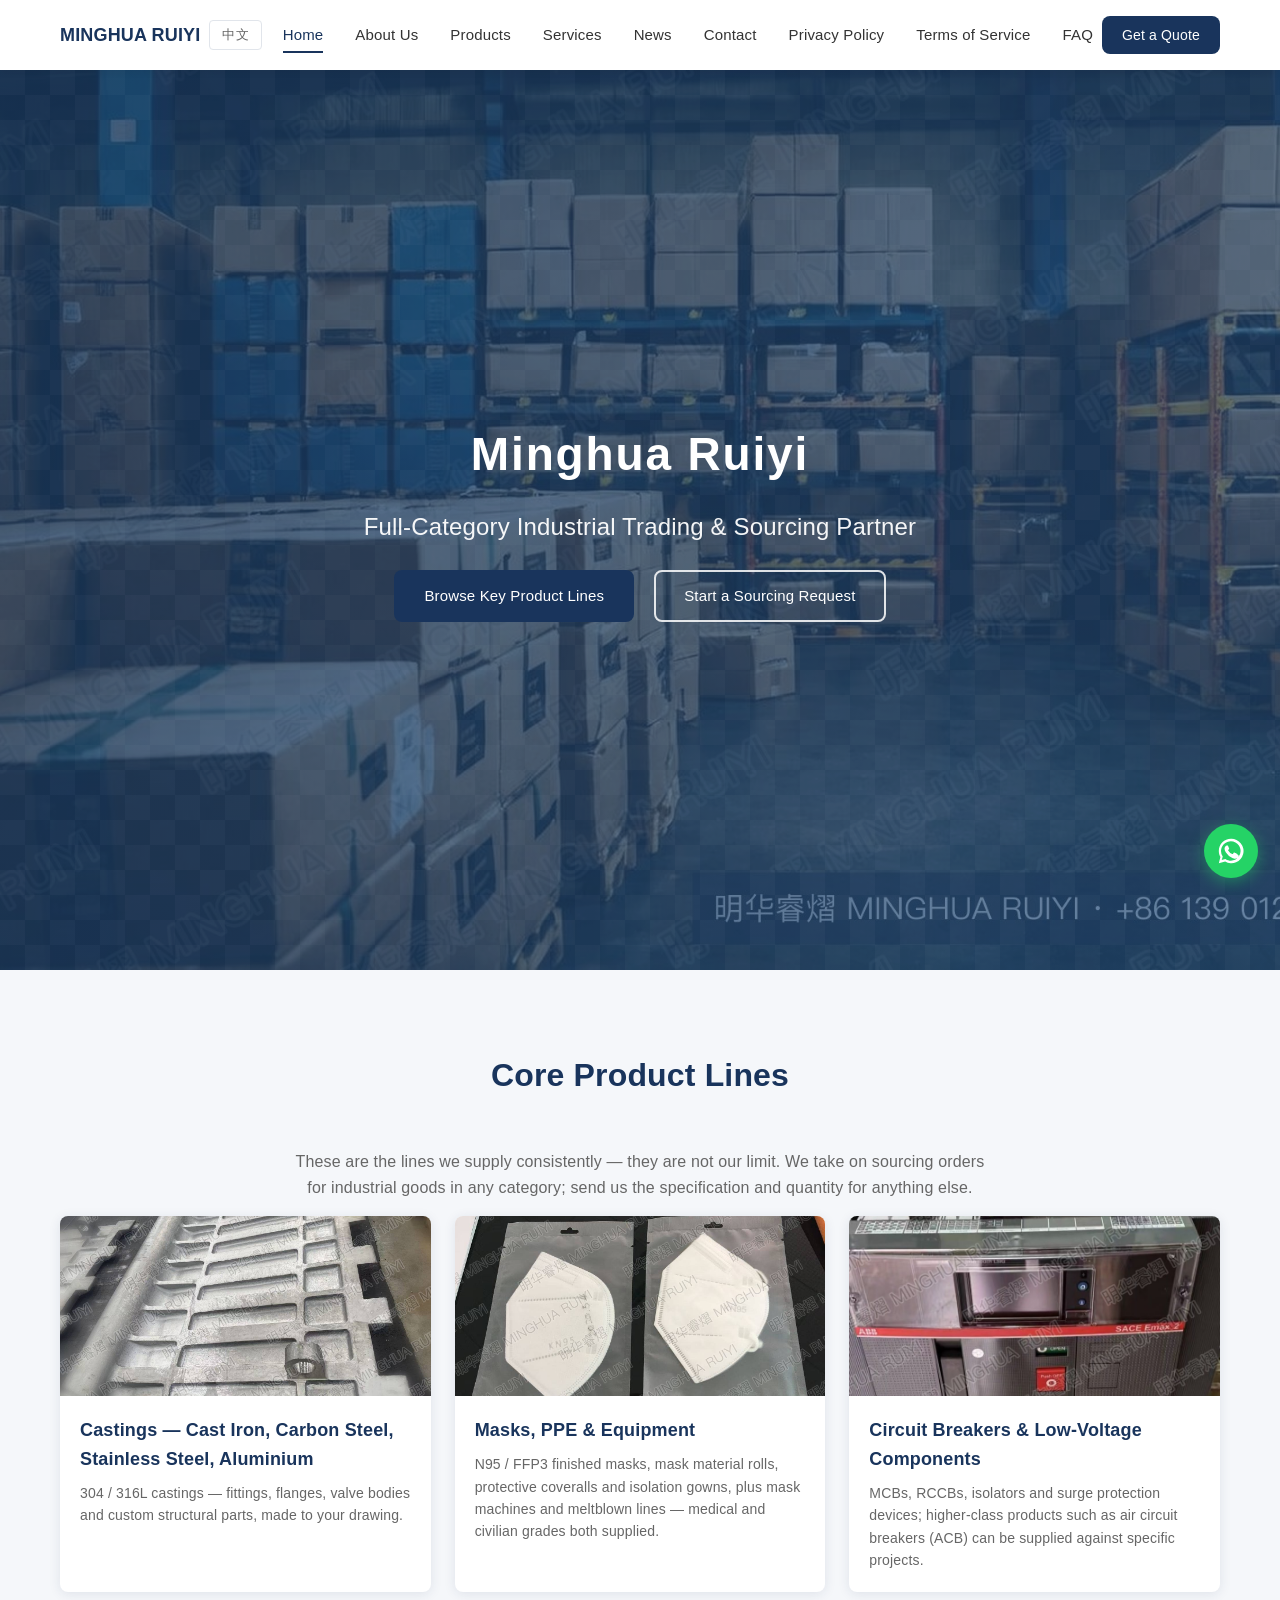
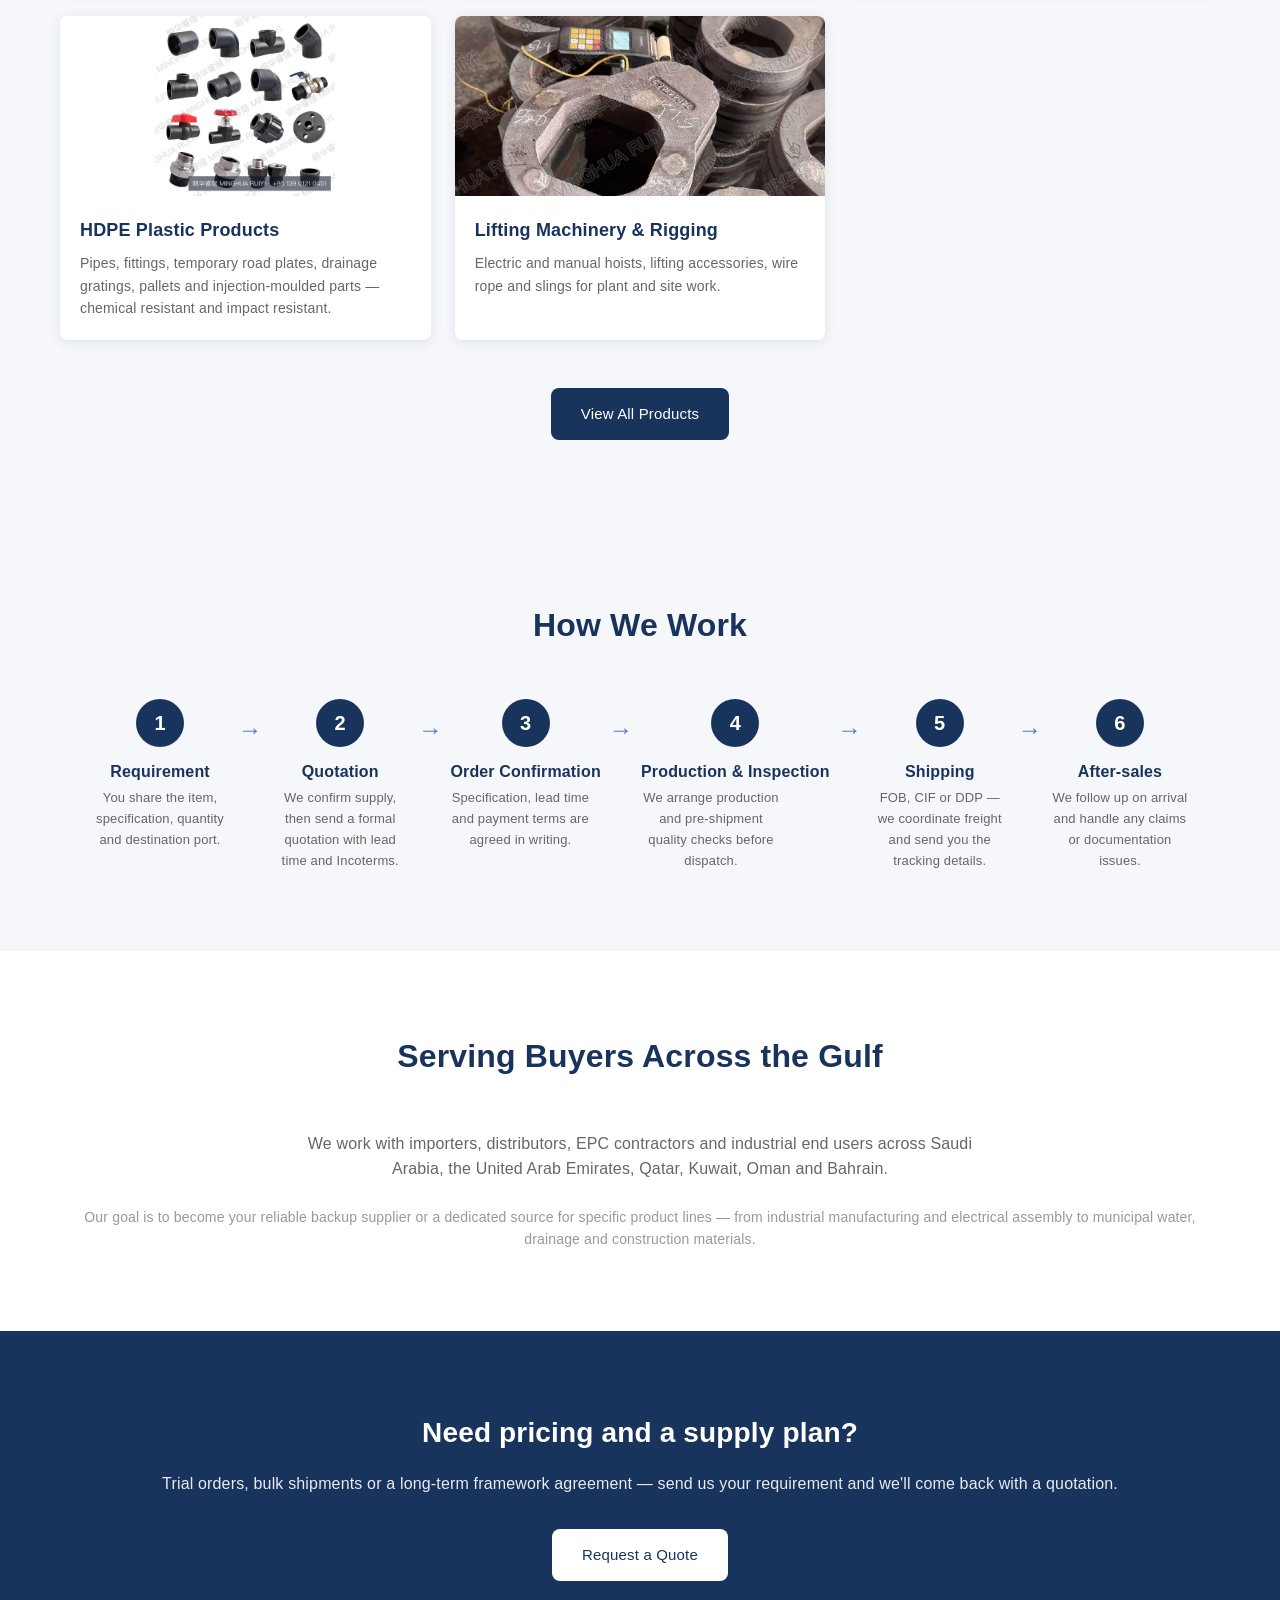
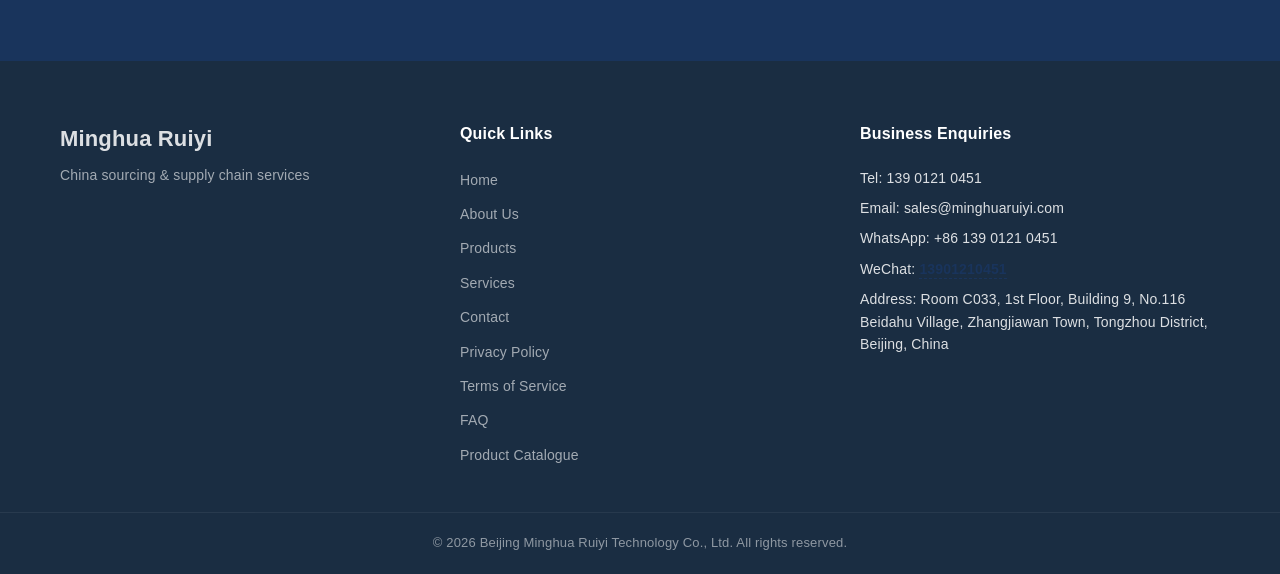
<file: index.html>
<!DOCTYPE html>
<html lang="en">
<head>
<!-- 多域名跳转 -->
<script>
(function () {
  var host = location.hostname;
  var APEX = "minghuaruiyi.com", WWW = "www.minghuaruiyi.com", EN = "en.minghuaruiyi.com";
  var EN_REDIR = "";
  if (EN_REDIR) {
    if (host === EN) {
      location.replace(EN_REDIR + location.pathname + location.search + location.hash);
      return;
    }
  }
  if (host === APEX) {
    location.replace("https://" + WWW + location.pathname + location.search + location.hash);
    return;
  }
  if (host === WWW && location.pathname.indexOf("/en/") === 0) {
    location.replace("https://" + EN + location.pathname.replace(/^\/en/, "") + location.search + location.hash);
  }
})();
</script>

    <meta charset="UTF-8">
    <meta name="viewport" content="width=device-width, initial-scale=1.0">
    <title>Minghua Ruiyi — China Sourcing &amp; Supply Chain Partner</title>
    <meta name="description" content="Beijing Minghua Ruiyi is a China-based general trading company — sourcing orders for industrial goods in every category, from mask-grade non-woven fabric to hardware and PPE.">
    <meta name="keywords" content="non woven fabric supplier China,geotextile,circuit breaker supplier,metal castings (cast iron, carbon steel, stainless steel, aluminium),HDPE plastic products,lifting machinery,hoist supplier China,China sourcing agent GCC,China trading company Beijing">
    <meta property="og:type" content="website">
    <meta property="og:title" content="Minghua Ruiyi — China Sourcing &amp; Supply Chain Partner">
    <meta property="og:description" content="Beijing Minghua Ruiyi is a China-based general trading company — sourcing orders for industrial goods in every category, from mask-grade non-woven fabric to hardware and PPE.">
    <meta property="og:site_name" content="Minghua Ruiyi">
    <meta property="og:locale" content="en_US">
    <meta property="og:locale:alternate" content="zh_CN">
    <meta name="twitter:card" content="summary_large_image">
    <link rel="icon" href="/favicon.svg" type="image/svg+xml">
    <link rel="canonical" href="https://en.minghuaruiyi.com/">
    <link rel="stylesheet" href="/css/style.css">
    <meta property="og:image" content="https://minghuaruiyi.com/images/og-cover-en.png">
    <meta property="og:image:width" content="1200">
    <meta property="og:image:height" content="630">
    <meta property="og:image:alt" content="Minghua Ruiyi — China sourcing &amp; supply chain partner">
    <meta name="twitter:image" content="https://minghuaruiyi.com/images/og-cover-en.png">
    <meta name="twitter:image:alt" content="Minghua Ruiyi — China sourcing &amp; supply chain partner">
    <link rel="apple-touch-icon" href="/images/apple-touch-icon.png">
    <script type="application/ld+json">
{
    "@context": "https://schema.org",
    "@graph": [
        {
            "@type": "Organization",
            "@id": "https://en.minghuaruiyi.com/#org",
            "name": "Beijing Minghua Ruiyi Technology Co., Ltd.",
            "legalName": "Beijing Minghua Ruiyi Technology Co., Ltd.",
            "alternateName": "Minghua Ruiyi",
            "url": "https://en.minghuaruiyi.com/",
            "logo": "https://minghuaruiyi.com/images/og-cover-en.png",
            "image": "https://minghuaruiyi.com/images/og-cover-en.png",
            "description": "General trading and full-category industrial sourcing partner — protective coveralls,isolation gown,disposable gown,PPE clothing,medical gown,N95 mask,FFP3 mask,KN95 mask,finished masks,face mask manufacturer,mask making machine,mask production line,meltblown line,mask-grade non-woven fabric, circuit breakers, metal castings (cast iron, carbon steel, stainless steel, aluminium), HDPE plastic products and lifting machinery — bulk supply, OEM and consolidated shipments.",
            "telephone": "+8613901210451",
            "email": "sales@minghuaruiyi.com",
            "address": {
                "@type": "PostalAddress",
                "streetAddress": "Room C033, 1st Floor, Building 9, No.116 Beidahu Village, Zhangjiawan Town, Tongzhou District, Beijing, China",
                "addressLocality": "Tongzhou District",
                "addressRegion": "Beijing",
                "addressCountry": "CN"
            },
            "areaServed": [
                "CN",
                "SA",
                "AE",
                "QA",
                "KW",
                "OM",
                "BH"
            ],
            "knowsLanguage": [
                "zh-CN",
                "en"
            ],
            "knowsAbout": [
                "Non-woven fabric",
                "Geotextile",
                "Circuit breakers",
                "Metal castings (cast iron, carbon steel, stainless steel, aluminium)",
                "HDPE plastic products",
                "Lifting machinery"
            ],
            "contactPoint": [
                {
                    "@type": "ContactPoint",
                    "telephone": "+8613901210451",
                    "email": "sales@minghuaruiyi.com",
                    "contactType": "sales",
                    "areaServed": [
                        "CN",
                        "SA",
                        "AE"
                    ],
                    "availableLanguage": [
                        "zh-CN",
                        "en"
                    ]
                }
            ]
        }
    ]
}
    </script>
    <link rel="alternate" hreflang="zh-CN" href="https://www.minghuaruiyi.com/index.html">
    <link rel="alternate" hreflang="en" href="https://en.minghuaruiyi.com/index.html">
    <link rel="alternate" hreflang="x-default" href="https://en.minghuaruiyi.com/">
</head>
<body>
    <a class="skip-link" href="#main">Skip to main content</a>
    <header class="header">
        <div class="container header-inner">
            <a href="https://www.minghuaruiyi.com/" class="logo">MINGHUA RUIYI</a>
            <a href="https://www.minghuaruiyi.com/" class="lang-switch" lang="zh-CN" hreflang="zh-CN">中文</a>
            <nav class="nav">
                <a href="https://www.minghuaruiyi.com/" class="active">Home</a>
                <a href="/about.html">About Us</a>
                <a href="/product.html">Products</a>
                <a href="/service.html">Services</a>
                <a href="/news.html">News</a>
                <a href="/contact.html">Contact</a>
                <a href="/privacy.html">Privacy Policy</a>
                <a href="/terms.html">Terms of Service</a>
                <a href="/faq.html">FAQ</a>
            </nav>
            <a href="/contact.html" class="btn-header">Get a Quote</a>
            <button class="hamburger" aria-label="Menu">
                <span></span>
                <span></span>
                <span></span>
            </button>
        </div>
    </header>

    <div class="mobile-nav">
        <a href="https://www.minghuaruiyi.com/">Home</a>
        <a href="/about.html">About Us</a>
        <a href="/product.html">Products</a>
        <a href="/service.html">Services</a>
        <a href="/news.html">News</a>
        <a href="/contact.html">Contact</a>
        <a href="/privacy.html">Privacy Policy</a>
        <a href="/terms.html">Terms of Service</a>
        <a href="/faq.html">FAQ</a>
        <a href="/contact.html" class="btn-mobile">Get a Quote</a>
    </div>

    <!-- Banner -->
    <section id="main" class="banner">
        <div class="banner-overlay"></div>
        <div class="banner-content">
            <h1>Minghua Ruiyi</h1>
            <p class="subtitle">Full-Category Industrial Trading &amp; Sourcing Partner</p>
            <div class="banner-btns">
                <a href="/product.html" class="btn btn-primary">Browse Key Product Lines</a>
                <a href="/contact.html?cat=other" class="btn btn-outline">Start a Sourcing Request</a>
            </div>
        </div>
    </section>


    <!-- Products -->
    <section class="section products">
        <div class="container">
            <h2 class="section-title">Core Product Lines</h2>
            <p class="section-desc">These are the lines we supply consistently — they are not our limit. We take on sourcing orders for industrial goods in any category; send us the specification and quantity for anything else.</p>
            <div class="card-grid card-grid-3">
                <div class="product-card">
                    <div class="product-img real-photo"><img src="/images/real/casting/casting-heavy-duty-plate.jpg" alt="Heavy-duty ribbed wear-resistant casting, shot-blasted, machined pin bores" loading="lazy" decoding="async" onerror="this.onerror=null;this.src='/images/en/prod-casting.svg'"></div>
                    <div class="product-info">
                        <h3>Castings — Cast Iron, Carbon Steel, Stainless Steel, Aluminium</h3>
                        <p>304 / 316L castings — fittings, flanges, valve bodies and custom structural parts, made to your drawing.</p>
                    </div>
                </div>
                <div class="product-card">
                    <div class="product-img real-photo"><img src="/images/real/mask/N95.jpg" alt="N95 finished mask samples: white flat-fold KN95 masks in individual sealed pouches" loading="lazy" decoding="async" onerror="this.onerror=null;this.src='/images/en/prod-mask.svg'"></div>
                    <div class="product-info">
                        <h3>Masks, PPE &amp; Equipment</h3>
                        <p>N95 / FFP3 finished masks, mask material rolls, protective coveralls and isolation gowns, plus mask machines and meltblown lines — medical and civilian grades both supplied.</p>
                    </div>
                </div>
                <div class="product-card">
                    <div class="product-img real-photo"><img src="/images/real/breaker/breaker-acb.jpg" alt="Actual photo of a withdrawable air circuit breaker (ACB) with electronic trip unit" loading="lazy" decoding="async" onerror="this.onerror=null;this.src='/images/en/prod-breaker.svg'"></div>
                    <div class="product-info">
                        <h3>Circuit Breakers &amp; Low-Voltage Components</h3>
                        <p>MCBs, RCCBs, isolators and surge protection devices; higher-class products such as air circuit breakers (ACB) can be supplied against specific projects.</p>
                    </div>
                </div>
                <div class="product-card">
                    <div class="product-img real-photo"><img src="/images/real/hdpe/hdpe-pipe-fittings.jpg" alt="HDPE pipes and fittings: black pipe with elbows, tees and valves" style="object-fit:contain;background:#ffffff" loading="lazy" decoding="async" onerror="this.onerror=null;this.src='/images/en/prod-hdpe.svg'"></div>
                    <div class="product-info">
                        <h3>HDPE Plastic Products</h3>
                        <p>Pipes, fittings, temporary road plates, drainage gratings, pallets and injection-moulded parts — chemical resistant and impact resistant.</p>
                    </div>
                </div>
                <div class="product-card">
                    <div class="product-img real-photo"><img src="/images/real/lifting/lifting-accessories.jpg" alt="Actual photo of heavy forged and cast lifting accessories stacked in the workshop" loading="lazy" decoding="async" onerror="this.onerror=null;this.src='/images/en/prod-lifting.svg'"></div>
                    <div class="product-info">
                        <h3>Lifting Machinery &amp; Rigging</h3>
                        <p>Electric and manual hoists, lifting accessories, wire rope and slings for plant and site work.</p>
                    </div>
                </div>
            </div>
            <div class="section-footer">
                <a href="/product.html" class="btn btn-primary">View All Products</a>
            </div>
        </div>
    </section>

    <!-- Facts, not adjectives -->

    <!-- Process -->
    <section class="section process">
        <div class="container">
            <h2 class="section-title">How We Work</h2>
            <div class="process-steps">
                <div class="step">
                    <div class="step-num">1</div>
                    <div class="step-content">
                        <h4>Requirement</h4>
                        <p>You share the item, specification, quantity and destination port.</p>
                    </div>
                </div>
                <div class="step-arrow">→</div>
                <div class="step">
                    <div class="step-num">2</div>
                    <div class="step-content">
                        <h4>Quotation</h4>
                        <p>We confirm supply, then send a formal quotation with lead time and Incoterms.</p>
                    </div>
                </div>
                <div class="step-arrow">→</div>
                <div class="step">
                    <div class="step-num">3</div>
                    <div class="step-content">
                        <h4>Order Confirmation</h4>
                        <p>Specification, lead time and payment terms are agreed in writing.</p>
                    </div>
                </div>
                <div class="step-arrow">→</div>
                <div class="step">
                    <div class="step-num">4</div>
                    <div class="step-content">
                        <h4>Production &amp; Inspection</h4>
                        <p>We arrange production and pre-shipment quality checks before dispatch.</p>
                    </div>
                </div>
                <div class="step-arrow">→</div>
                <div class="step">
                    <div class="step-num">5</div>
                    <div class="step-content">
                        <h4>Shipping</h4>
                        <p>FOB, CIF or DDP — we coordinate freight and send you the tracking details.</p>
                    </div>
                </div>
                <div class="step-arrow">→</div>
                <div class="step">
                    <div class="step-num">6</div>
                    <div class="step-content">
                        <h4>After-sales</h4>
                        <p>We follow up on arrival and handle any claims or documentation issues.</p>
                    </div>
                </div>
            </div>
        </div>
    </section>

    <!-- Markets -->
    <section class="section clients">
        <div class="container">
            <h2 class="section-title">Serving Buyers Across the Gulf</h2>
            <p class="section-desc">We work with importers, distributors, EPC contractors and industrial end users across Saudi Arabia, the United Arab Emirates, Qatar, Kuwait, Oman and Bahrain.</p>
            <p class="section-note">Our goal is to become your reliable backup supplier or a dedicated source for specific product lines — from industrial manufacturing and electrical assembly to municipal water, drainage and construction materials.</p>
        </div>
    </section>

    <!-- CTA -->
    <section class="cta">
        <div class="container">
            <h2>Need pricing and a supply plan?</h2>
            <p>Trial orders, bulk shipments or a long-term framework agreement — send us your requirement and we'll come back with a quotation.</p>
            <a href="/contact.html" class="btn btn-white">Request a Quote</a>
        </div>
    </section>

    <footer class="footer">
        <div class="container footer-inner">
            <div class="footer-left">
                <div class="footer-logo">Minghua Ruiyi</div>
                <p>China sourcing &amp; supply chain services</p>
            </div>
            <div class="footer-mid">
                <h4>Quick Links</h4>
                <a href="https://www.minghuaruiyi.com/">Home</a>
                <a href="/about.html">About Us</a>
                <a href="/product.html">Products</a>
                <a href="/service.html">Services</a>
                <a href="/contact.html">Contact</a>
                <a href="/privacy.html">Privacy Policy</a>
                <a href="/terms.html">Terms of Service</a>
                <a href="/faq.html">FAQ</a>
                <a href="/catalog.html">Product Catalogue</a>
            </div>
            <div class="footer-right">
                <h4>Business Enquiries</h4>
                <p>Tel: <a href="tel:+8613901210451">139 0121 0451</a></p>
                <p>Email: <a href="mailto:sales@minghuaruiyi.com">sales@minghuaruiyi.com</a></p>
                <p>WhatsApp: <a href="https://wa.me/8613901210451" target="_blank" rel="noopener">+86 139 0121 0451</a></p>
                <p>WeChat: <span class="wechat-id" data-wechat="13901210451">13901210451</span></p>
                <p>Address: Room C033, 1st Floor, Building 9, No.116 Beidahu Village, Zhangjiawan Town, Tongzhou District, Beijing, China</p>
            </div>
        </div>
        <div class="footer-bottom">
            <p>© 2026 Beijing Minghua Ruiyi Technology Co., Ltd. All rights reserved.</p>
        </div>
    </footer>

    <a class="wa-float" href="https://wa.me/8613901210451?text=Hello%2C%20I%27m%20interested%20in%20your%20products." target="_blank" rel="noopener" aria-label="WhatsApp">
        <svg viewBox="0 0 32 32" width="30" height="30" fill="#fff"><path d="M16 3C8.8 3 3 8.8 3 16c0 2.3.6 4.5 1.7 6.4L3 29l6.8-1.8A13 13 0 1 0 16 3zm0 23.4c-2 0-4-.6-5.6-1.6l-.4-.2-3.9 1 1.1-3.8-.3-.4A10.4 10.4 0 1 1 16 26.4zm5.8-7.7c-.3-.2-1.9-.9-2.2-1s-.5-.2-.7.2-.8 1-1 1.2-.4.2-.7.1a8.6 8.6 0 0 1-4.2-3.7c-.3-.5.3-.5.9-1.6a.9.9 0 0 0 0-.9l-1-2.3c-.3-.7-.6-.6-.8-.6h-.7a1.4 1.4 0 0 0-1 .5 4.2 4.2 0 0 0-1.3 3.1 7.3 7.3 0 0 0 1.5 3.8 16.7 16.7 0 0 0 6.4 5.7 21 21 0 0 0 2.1.8 5 5 0 0 0 2.3.1 3.8 3.8 0 0 0 2.5-1.8 3.1 3.1 0 0 0 .2-1.8c-.1-.1-.3-.2-.5-.3z"/></svg>
    </a>

    <script src="/js/main.min.js" defer></script>
</body>
</html>
</file>
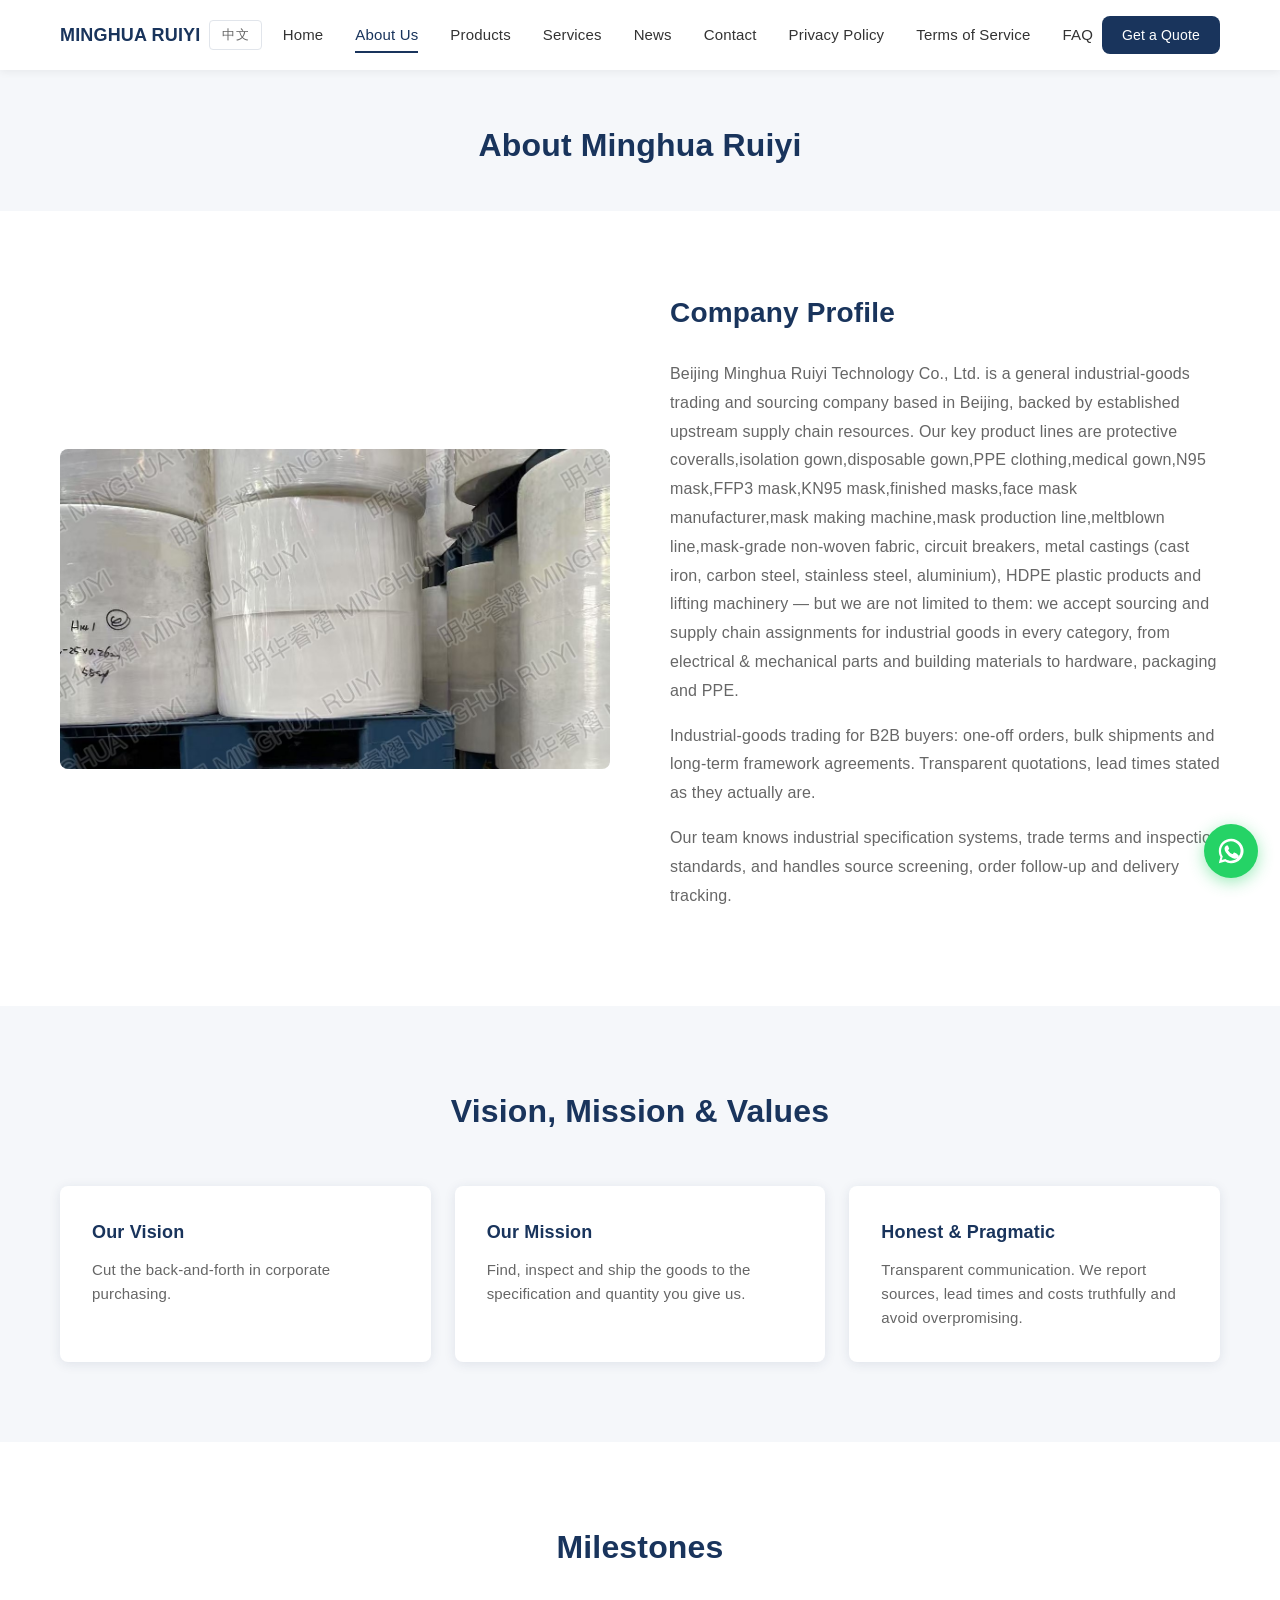
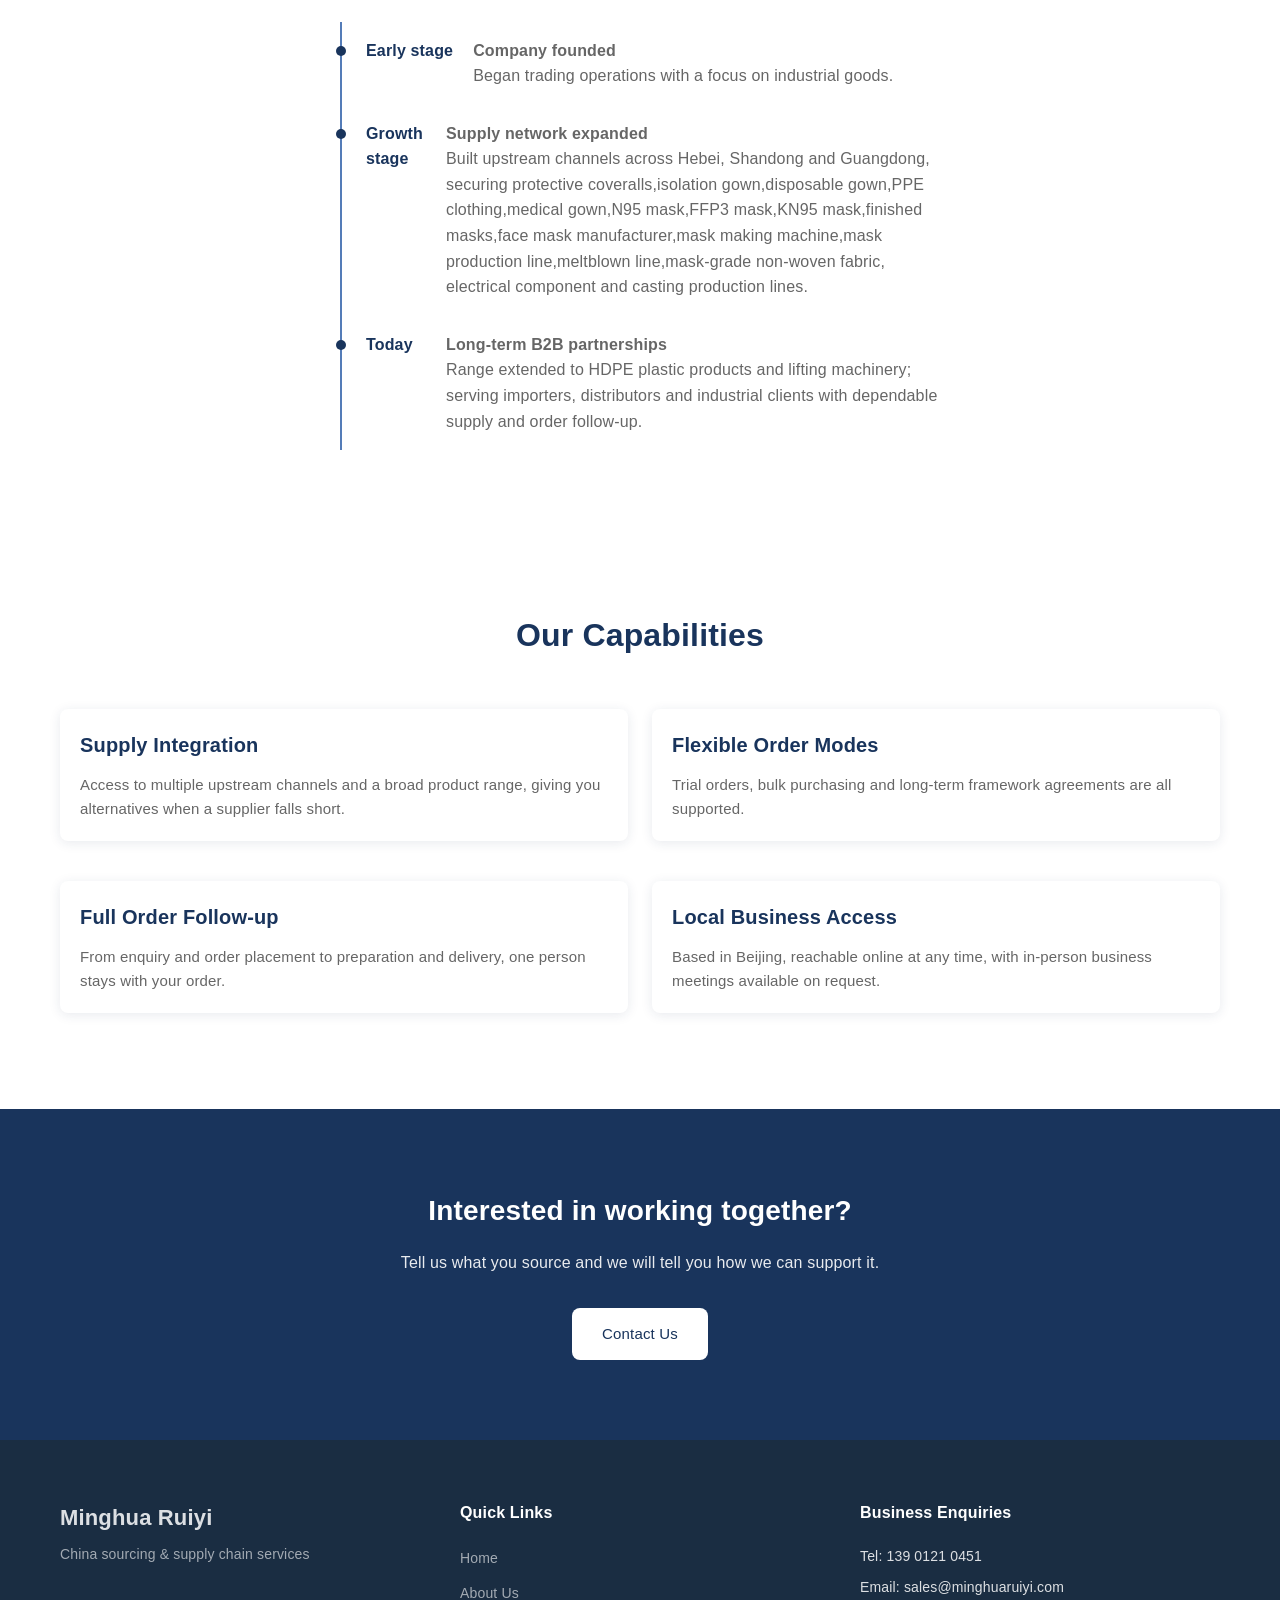
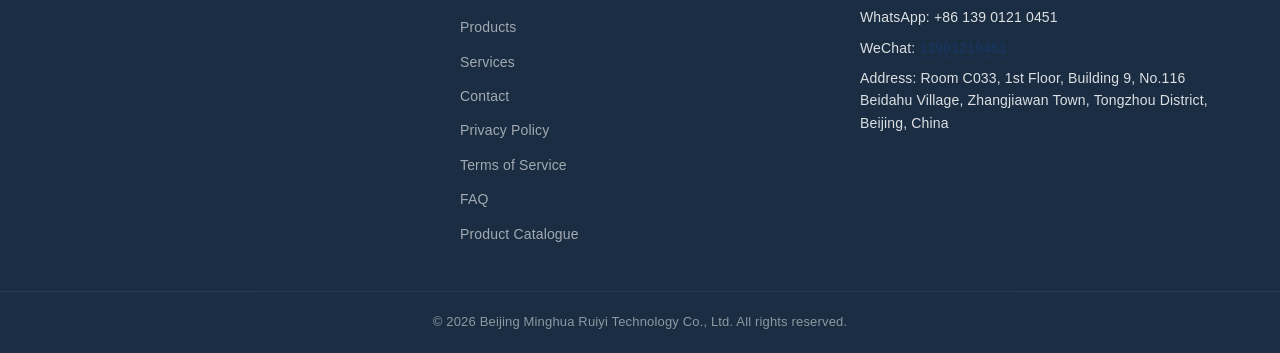
<file: about.html>
<!DOCTYPE html>
<html lang="en">
<head>
<!-- 多域名跳转 -->
<script>
(function () {
  var host = location.hostname;
  var APEX = "minghuaruiyi.com", WWW = "www.minghuaruiyi.com", EN = "en.minghuaruiyi.com";
  var EN_REDIR = "";
  if (EN_REDIR) {
    if (host === EN) {
      location.replace(EN_REDIR + location.pathname + location.search + location.hash);
      return;
    }
  }
  if (host === APEX) {
    location.replace("https://" + WWW + location.pathname + location.search + location.hash);
    return;
  }
  if (host === WWW && location.pathname.indexOf("/en/") === 0) {
    location.replace("https://" + EN + location.pathname.replace(/^\/en/, "") + location.search + location.hash);
  }
})();
</script>

    <meta charset="UTF-8">
    <meta name="viewport" content="width=device-width, initial-scale=1.0">
    <title>About Us — Minghua Ruiyi</title>
    <meta name="description" content="A Beijing-based general trading and sourcing company: key lines in mask non-woven, breakers, castings, HDPE and lifting, plus full-category sourcing for B2B buyers.">
    <link rel="icon" href="/favicon.svg" type="image/svg+xml">
    <link rel="canonical" href="https://en.minghuaruiyi.com/about.html">
    <link rel="stylesheet" href="/css/style.css">
    <meta property="og:title" content="About Us — Minghua Ruiyi">
    <meta property="og:description" content="A Beijing-based general trading and sourcing company: key lines in mask non-woven, breakers, castings, HDPE and lifting, plus full-category sourcing for B2B buyers.">
    <meta property="og:site_name" content="Minghua Ruiyi">
    <meta property="og:locale" content="en_US">
    <meta property="og:locale:alternate" content="zh_CN">
    <meta property="og:image" content="https://minghuaruiyi.com/images/og-cover-en.png">
    <meta property="og:image:width" content="1200">
    <meta property="og:image:height" content="630">
    <meta property="og:image:alt" content="Minghua Ruiyi office &amp; warehouse">
    <meta name="twitter:image" content="https://minghuaruiyi.com/images/og-cover-en.png">
    <meta name="twitter:image:alt" content="Minghua Ruiyi office &amp; warehouse">
    <link rel="apple-touch-icon" href="/images/apple-touch-icon.png">
    <script type="application/ld+json">
{
    "@context": "https://schema.org",
    "@graph": [
        {
            "@type": "Organization",
            "@id": "https://en.minghuaruiyi.com/#org",
            "name": "Beijing Minghua Ruiyi Technology Co., Ltd.",
            "legalName": "Beijing Minghua Ruiyi Technology Co., Ltd.",
            "alternateName": "Minghua Ruiyi",
            "url": "https://en.minghuaruiyi.com/",
            "logo": "https://minghuaruiyi.com/images/og-cover-en.png",
            "image": "https://minghuaruiyi.com/images/og-cover-en.png",
            "description": "General trading and full-category industrial sourcing partner — protective coveralls,isolation gown,disposable gown,PPE clothing,medical gown,N95 mask,FFP3 mask,KN95 mask,finished masks,face mask manufacturer,mask making machine,mask production line,meltblown line,mask-grade non-woven fabric, circuit breakers, metal castings (cast iron, carbon steel, stainless steel, aluminium), HDPE plastic products and lifting machinery — bulk supply, OEM and consolidated shipments.",
            "telephone": "+8613901210451",
            "email": "sales@minghuaruiyi.com",
            "address": {
                "@type": "PostalAddress",
                "streetAddress": "Room C033, 1st Floor, Building 9, No.116 Beidahu Village, Zhangjiawan Town, Tongzhou District, Beijing, China",
                "addressLocality": "Tongzhou District",
                "addressRegion": "Beijing",
                "addressCountry": "CN"
            },
            "areaServed": [
                "CN",
                "SA",
                "AE",
                "QA",
                "KW",
                "OM",
                "BH"
            ],
            "knowsLanguage": [
                "zh-CN",
                "en"
            ],
            "knowsAbout": [
                "Non-woven fabric",
                "Geotextile",
                "Circuit breakers",
                "Metal castings (cast iron, carbon steel, stainless steel, aluminium)",
                "HDPE plastic products",
                "Lifting machinery"
            ],
            "contactPoint": [
                {
                    "@type": "ContactPoint",
                    "telephone": "+8613901210451",
                    "email": "sales@minghuaruiyi.com",
                    "contactType": "sales",
                    "areaServed": [
                        "CN",
                        "SA",
                        "AE"
                    ],
                    "availableLanguage": [
                        "zh-CN",
                        "en"
                    ]
                }
            ]
        },
        {
            "@type": "AboutPage",
            "url": "https://en.minghuaruiyi.com/about.html",
            "name": "Minghua Ruiyi office & warehouse",
            "isPartOf": {
                "@id": "https://en.minghuaruiyi.com/#org"
            },
            "inLanguage": "en"
        }
    ]
}
    </script>
    <link rel="alternate" hreflang="zh-CN" href="https://www.minghuaruiyi.com/about.html">
    <link rel="alternate" hreflang="en" href="https://en.minghuaruiyi.com/about.html">
    <link rel="alternate" hreflang="x-default" href="https://en.minghuaruiyi.com/">
</head>
<body>
    <a class="skip-link" href="#main">Skip to main content</a>
    <header class="header">
        <div class="container header-inner">
            <a href="https://www.minghuaruiyi.com/" class="logo">MINGHUA RUIYI</a>
            <a href="https://www.minghuaruiyi.com/" class="lang-switch" lang="zh-CN" hreflang="zh-CN">中文</a>
            <nav class="nav">
                <a href="https://www.minghuaruiyi.com/">Home</a>
                <a href="/about.html" class="active">About Us</a>
                <a href="/product.html">Products</a>
                <a href="/service.html">Services</a>
                <a href="/news.html">News</a>
                <a href="/contact.html">Contact</a>
                <a href="/privacy.html">Privacy Policy</a>
                <a href="/terms.html">Terms of Service</a>
                <a href="/faq.html">FAQ</a>
            </nav>
            <a href="/contact.html" class="btn-header">Get a Quote</a>
            <button class="hamburger" aria-label="Menu"><span></span><span></span><span></span></button>
        </div>
    </header>

    <div class="mobile-nav">
        <a href="https://www.minghuaruiyi.com/">Home</a>
        <a href="/about.html">About Us</a>
        <a href="/product.html">Products</a>
        <a href="/service.html">Services</a>
        <a href="/news.html">News</a>
        <a href="/contact.html">Contact</a>
        <a href="/privacy.html">Privacy Policy</a>
        <a href="/terms.html">Terms of Service</a>
        <a href="/faq.html">FAQ</a>
        <a href="/contact.html" class="btn-mobile">Get a Quote</a>
    </div>

    <section id="main" class="page-header">
        <h1>About Minghua Ruiyi</h1>
    </section>

    <section class="section">
        <div class="container">
            <div class="about-grid">
                <div class="about-img real-photo"><img src="/images/real/meltblown/meltblown-warehouse.jpg" alt="Actual warehouse scene: white meltblown rolls stacked on plastic pallets with protective wrapping" loading="lazy" decoding="async" onerror="this.onerror=null;this.src='/images/en/about-warehouse.svg'"></div>
                <div class="about-text">
                    <h2>Company Profile</h2>
                    <p>Beijing Minghua Ruiyi Technology Co., Ltd. is a general industrial-goods trading and sourcing company based in Beijing, backed by established upstream supply chain resources. Our key product lines are protective coveralls,isolation gown,disposable gown,PPE clothing,medical gown,N95 mask,FFP3 mask,KN95 mask,finished masks,face mask manufacturer,mask making machine,mask production line,meltblown line,mask-grade non-woven fabric, circuit breakers, metal castings (cast iron, carbon steel, stainless steel, aluminium), HDPE plastic products and lifting machinery — but we are not limited to them: we accept sourcing and supply chain assignments for industrial goods in every category, from electrical &amp; mechanical parts and building materials to hardware, packaging and PPE.</p>
                    <p>Industrial-goods trading for B2B buyers: one-off orders, bulk shipments and long-term framework agreements. Transparent quotations, lead times stated as they actually are.</p>
                    <p>Our team knows industrial specification systems, trade terms and inspection standards, and handles source screening, order follow-up and delivery tracking.</p>
                </div>
            </div>
        </div>
    </section>

    <section class="section timeline-section">
        <div class="container">
            <h2 class="section-title">Vision, Mission &amp; Values</h2>
            <div class="card-grid card-grid-3">
                <div class="card value-card">
                    <h3>Our Vision</h3>
                    <p>Cut the back-and-forth in corporate purchasing.</p>
                </div>
                <div class="card value-card">
                    <h3>Our Mission</h3>
                    <p>Find, inspect and ship the goods to the specification and quantity you give us.</p>
                </div>
                <div class="card value-card">
                    <h3>Honest &amp; Pragmatic</h3>
                    <p>Transparent communication. We report sources, lead times and costs truthfully and avoid overpromising.</p>
                </div>
            </div>
        </div>
    </section>

    <section class="section">
        <div class="container">
            <h2 class="section-title">Milestones</h2>
            <div class="timeline">
                <div class="timeline-item">
                    <div class="timeline-year">Early stage</div>
                    <div class="timeline-text"><h4>Company founded</h4><p>Began trading operations with a focus on industrial goods.</p></div>
                </div>
                <div class="timeline-item">
                    <div class="timeline-year">Growth stage</div>
                    <div class="timeline-text"><h4>Supply network expanded</h4><p>Built upstream channels across Hebei, Shandong and Guangdong, securing protective coveralls,isolation gown,disposable gown,PPE clothing,medical gown,N95 mask,FFP3 mask,KN95 mask,finished masks,face mask manufacturer,mask making machine,mask production line,meltblown line,mask-grade non-woven fabric, electrical component and casting production lines.</p></div>
                </div>
                <div class="timeline-item">
                    <div class="timeline-year">Today</div>
                    <div class="timeline-text"><h4>Long-term B2B partnerships</h4><p>Range extended to HDPE plastic products and lifting machinery; serving importers, distributors and industrial clients with dependable supply and order follow-up.</p></div>
                </div>
            </div>
        </div>
    </section>

    <section class="section">
        <div class="container">
            <h2 class="section-title">Our Capabilities</h2>
            <div class="card-grid card-grid-2">
                <div class="card capability-item">
                    <h3>Supply Integration</h3>
                    <p>Access to multiple upstream channels and a broad product range, giving you alternatives when a supplier falls short.</p>
                </div>
                <div class="card capability-item">
                    <h3>Flexible Order Modes</h3>
                    <p>Trial orders, bulk purchasing and long-term framework agreements are all supported.</p>
                </div>
                <div class="card capability-item">
                    <h3>Full Order Follow-up</h3>
                    <p>From enquiry and order placement to preparation and delivery, one person stays with your order.</p>
                </div>
                <div class="card capability-item">
                    <h3>Local Business Access</h3>
                    <p>Based in Beijing, reachable online at any time, with in-person business meetings available on request.</p>
                </div>
            </div>
        </div>
    </section>

    <section class="cta">
        <div class="container">
            <h2>Interested in working together?</h2>
            <p>Tell us what you source and we will tell you how we can support it.</p>
            <a href="/contact.html" class="btn btn-white">Contact Us</a>
        </div>
    </section>

    <footer class="footer">
        <div class="container footer-inner">
            <div class="footer-left">
                <div class="footer-logo">Minghua Ruiyi</div>
                <p>China sourcing &amp; supply chain services</p>
            </div>
            <div class="footer-mid">
                <h4>Quick Links</h4>
                <a href="https://www.minghuaruiyi.com/">Home</a>
                <a href="/about.html">About Us</a>
                <a href="/product.html">Products</a>
                <a href="/service.html">Services</a>
                <a href="/contact.html">Contact</a>
                <a href="/privacy.html">Privacy Policy</a>
                <a href="/terms.html">Terms of Service</a>
                <a href="/faq.html">FAQ</a>
                <a href="/catalog.html">Product Catalogue</a>
            </div>
            <div class="footer-right">
                <h4>Business Enquiries</h4>
                <p>Tel: <a href="tel:+8613901210451">139 0121 0451</a></p>
                <p>Email: <a href="mailto:sales@minghuaruiyi.com">sales@minghuaruiyi.com</a></p>
                <p>WhatsApp: <a href="https://wa.me/8613901210451" target="_blank" rel="noopener">+86 139 0121 0451</a></p>
                <p>WeChat: <span class="wechat-id" data-wechat="13901210451">13901210451</span></p>
                <p>Address: Room C033, 1st Floor, Building 9, No.116 Beidahu Village, Zhangjiawan Town, Tongzhou District, Beijing, China</p>
            </div>
        </div>
        <div class="footer-bottom">
            <p>© 2026 Beijing Minghua Ruiyi Technology Co., Ltd. All rights reserved.</p>
        </div>
    </footer>

    <a class="wa-float" href="https://wa.me/8613901210451?text=Hello%2C%20I%27m%20interested%20in%20your%20products." target="_blank" rel="noopener" aria-label="WhatsApp">
        <svg viewBox="0 0 32 32" width="30" height="30" fill="#fff"><path d="M16 3C8.8 3 3 8.8 3 16c0 2.3.6 4.5 1.7 6.4L3 29l6.8-1.8A13 13 0 1 0 16 3zm0 23.4c-2 0-4-.6-5.6-1.6l-.4-.2-3.9 1 1.1-3.8-.3-.4A10.4 10.4 0 1 1 16 26.4zm5.8-7.7c-.3-.2-1.9-.9-2.2-1s-.5-.2-.7.2-.8 1-1 1.2-.4.2-.7.1a8.6 8.6 0 0 1-4.2-3.7c-.3-.5.3-.5.9-1.6a.9.9 0 0 0 0-.9l-1-2.3c-.3-.7-.6-.6-.8-.6h-.7a1.4 1.4 0 0 0-1 .5 4.2 4.2 0 0 0-1.3 3.1 7.3 7.3 0 0 0 1.5 3.8 16.7 16.7 0 0 0 6.4 5.7 21 21 0 0 0 2.1.8 5 5 0 0 0 2.3.1 3.8 3.8 0 0 0 2.5-1.8 3.1 3.1 0 0 0 .2-1.8c-.1-.1-.3-.2-.5-.3z"/></svg>
    </a>

    <script src="/js/main.min.js" defer></script>
</body>
</html>
</file>
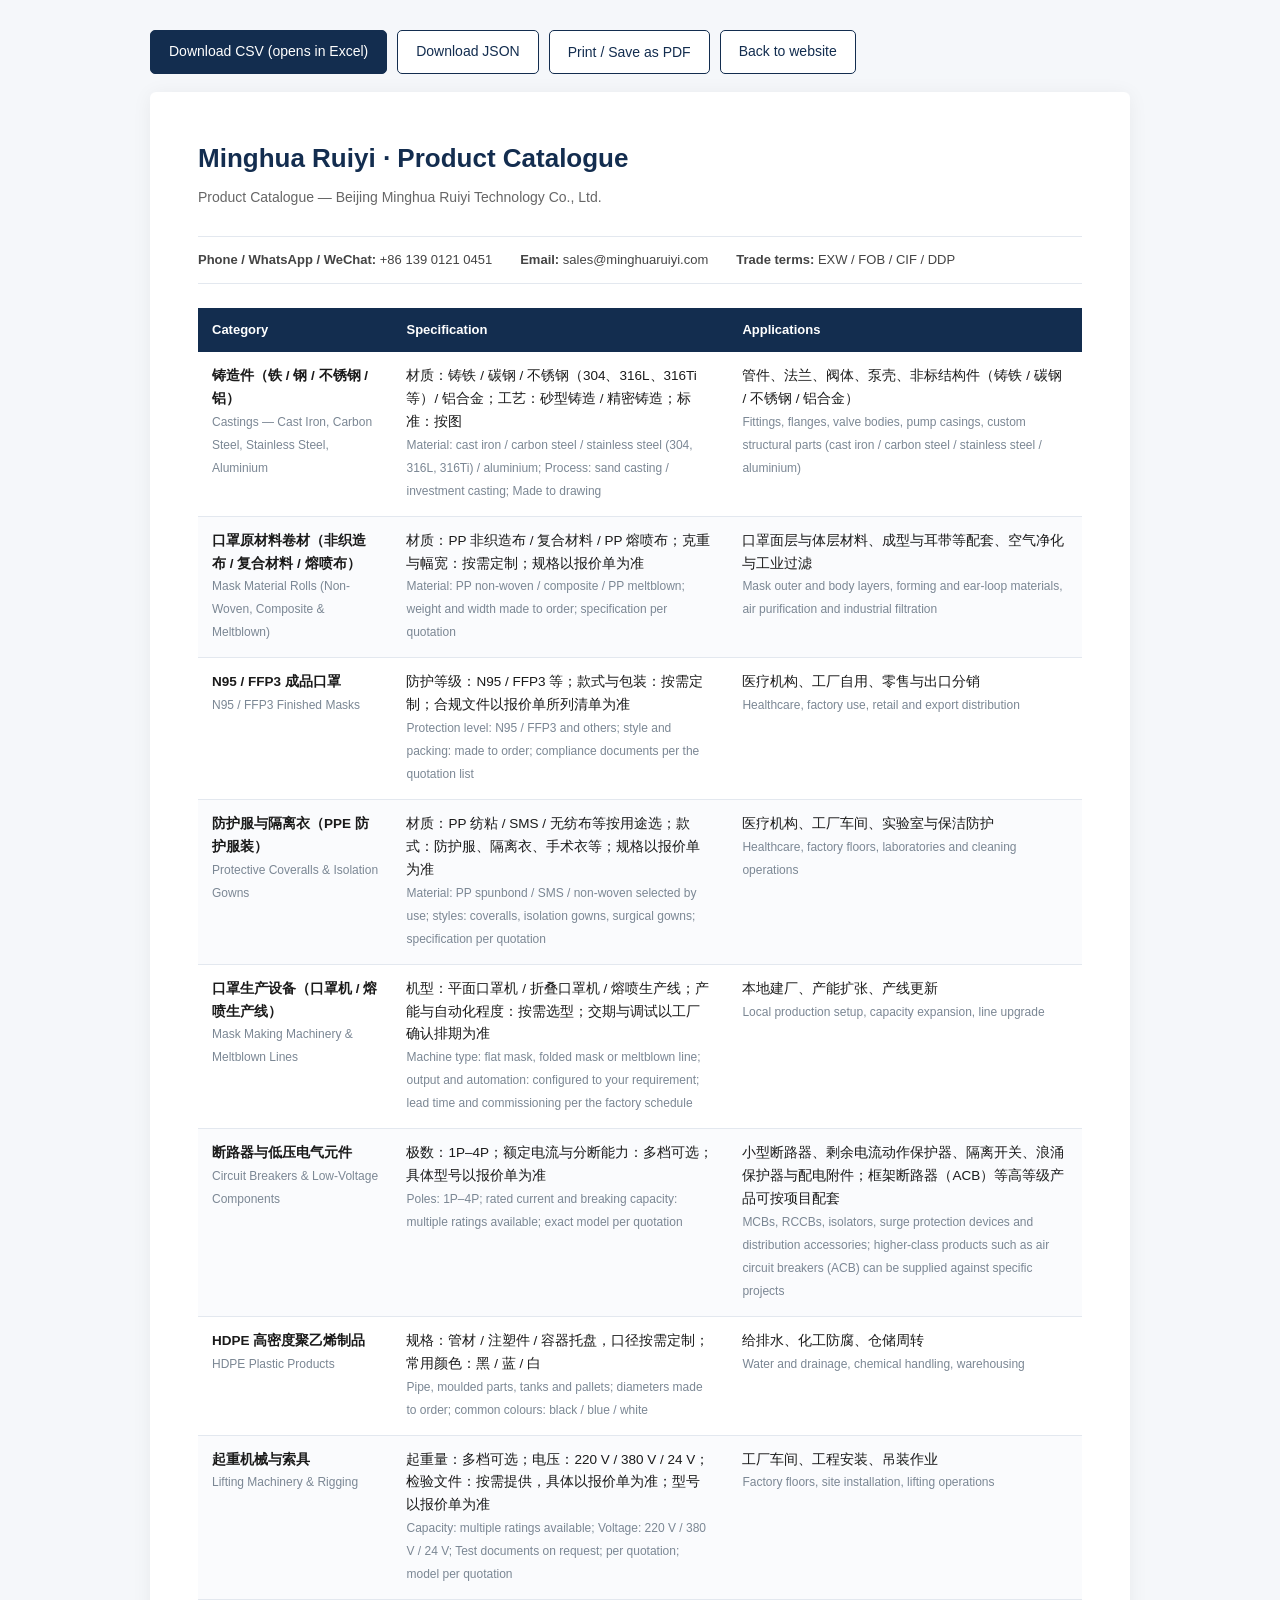
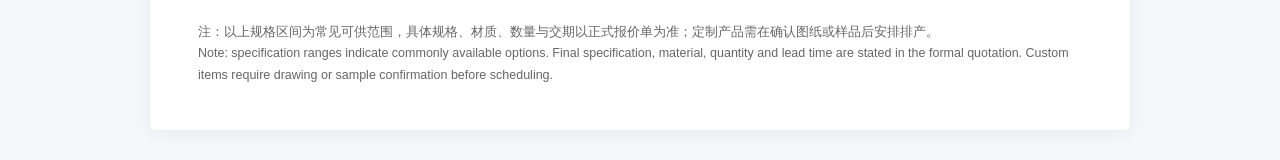
<file: catalog.html>
<!DOCTYPE html>
<html lang="en">
<head>
<!-- 多域名跳转 -->
<script>
(function () {
  var host = location.hostname;
  var APEX = "minghuaruiyi.com", WWW = "www.minghuaruiyi.com", EN = "en.minghuaruiyi.com";
  var EN_REDIR = "";
  if (EN_REDIR) {
    if (host === EN) {
      location.replace(EN_REDIR + location.pathname + location.search + location.hash);
      return;
    }
  }
  if (host === APEX) {
    location.replace("https://" + WWW + location.pathname + location.search + location.hash);
    return;
  }
  if (host === WWW && location.pathname.indexOf("/en/") === 0) {
    location.replace("https://" + EN + location.pathname.replace(/^\/en/, "") + location.search + location.hash);
  }
})();
</script>

<meta charset="UTF-8">
<meta name="viewport" content="width=device-width, initial-scale=1.0">
<title>Product Catalogue — Mask Material, Circuit Breakers, Castings, HDPE, Lifting | Minghua Ruiyi</title>
<meta name="description" content="Minghua Ruiyi product catalogue: specification ranges and applications for mask material, circuit breakers, castings, HDPE plastic products and lifting machinery. Printable, or download as CSV.">
<meta name="robots" content="index, follow">
<link rel="canonical" href="https://en.minghuaruiyi.com/catalog.html">
<style>
    * { margin: 0; padding: 0; box-sizing: border-box; }
    body {
        font-family: "PingFang SC", "Microsoft YaHei", Helvetica, Arial, sans-serif;
        color: #1a1a1a; background: #f5f7fa; padding: 30px 20px; line-height: 1.7;
    }
    .sheet {
        max-width: 980px; margin: 0 auto; background: #fff; padding: 44px 48px;
        border-radius: 6px; box-shadow: 0 2px 20px rgba(0,0,0,.06);
    }
    h1 { font-size: 26px; color: #132d4f; margin-bottom: 6px; }
    .sub { color: #666; font-size: 14px; margin-bottom: 26px; }
    .meta {
        display: flex; flex-wrap: wrap; gap: 8px 28px; font-size: 13px; color: #444;
        border-top: 1px solid #e3e8ef; border-bottom: 1px solid #e3e8ef;
        padding: 12px 0; margin-bottom: 24px;
    }
    table { width: 100%; border-collapse: collapse; font-size: 13.5px; }
    th {
        background: #132d4f; color: #fff; text-align: left; padding: 11px 14px;
        font-weight: 600; font-size: 13px;
    }
    td { border-bottom: 1px solid #e3e8ef; padding: 13px 14px; vertical-align: top; }
    tr:nth-child(even) td { background: #fafbfd; }
    .en { color: #7b8794; font-size: 12px; }
    .note { margin-top: 22px; font-size: 12.5px; color: #666; }
    .actions { max-width: 980px; margin: 0 auto 18px; display: flex; gap: 10px; flex-wrap: wrap; }
    .btn {
        display: inline-block; padding: 9px 18px; border-radius: 5px; font-size: 14px;
        text-decoration: none; border: 1px solid #132d4f; color: #132d4f; background: #fff;
    }
    .btn.primary { background: #132d4f; color: #fff; }
    @media print {
        body { background: #fff; padding: 0; }
        .sheet { box-shadow: none; padding: 20px; max-width: 100%; }
        .actions { display: none; }
        thead { display: table-header-group; }
        tr { page-break-inside: avoid; }
    }
</style>
</head>
<body>
    <div class="actions">
        <a class="btn primary" href="downloads/products.csv">Download CSV (opens in Excel)</a>
        <a class="btn" href="downloads/products.json">Download JSON</a>
        <button class="btn" onclick="window.print()">Print / Save as PDF</button>
        <a class="btn" href="/">Back to website</a>
    </div>
    <div class="sheet">
        <h1>Minghua Ruiyi &middot; Product Catalogue</h1>
        <p class="sub">Product Catalogue — Beijing Minghua Ruiyi Technology Co., Ltd.</p>
        <div class="meta">
            <span><strong>Phone / WhatsApp / WeChat: </strong>+86 139 0121 0451</span>
            <span><strong>Email: </strong>sales@minghuaruiyi.com</span>
            <span><strong>Trade terms: </strong>EXW / FOB / CIF / DDP</span>
        </div>
        <table>
            <thead>
                <tr>
                    <th style="width:22%">Category</th>
                    <th style="width:38%">Specification</th>
                    <th style="width:40%">Applications</th>
                </tr>
            </thead>
            <tbody>
            
            
                        <tr>
                <td><strong>铸造件（铁 / 钢 / 不锈钢 / 铝）</strong><br><span class="en">Castings — Cast Iron, Carbon Steel, Stainless Steel, Aluminium</span></td>
                <td>材质：铸铁 / 碳钢 / 不锈钢（304、316L、316Ti 等）/ 铝合金；工艺：砂型铸造 / 精密铸造；标准：按图<br><span class="en">Material: cast iron / carbon steel / stainless steel (304, 316L, 316Ti) / aluminium; Process: sand casting / investment casting; Made to drawing</span></td>
                <td>管件、法兰、阀体、泵壳、非标结构件（铸铁 / 碳钢 / 不锈钢 / 铝合金）<br><span class="en">Fittings, flanges, valve bodies, pump casings, custom structural parts (cast iron / carbon steel / stainless steel / aluminium)</span></td>
            </tr>
            <tr>
                <td><strong>口罩原材料卷材（非织造布 / 复合材料 / 熔喷布）</strong><br><span class="en">Mask Material Rolls (Non-Woven, Composite &amp; Meltblown)</span></td>
                <td>材质：PP 非织造布 / 复合材料 / PP 熔喷布；克重与幅宽：按需定制；规格以报价单为准<br><span class="en">Material: PP non-woven / composite / PP meltblown; weight and width made to order; specification per quotation</span></td>
                <td>口罩面层与体层材料、成型与耳带等配套、空气净化与工业过滤<br><span class="en">Mask outer and body layers, forming and ear-loop materials, air purification and industrial filtration</span></td>
            </tr>
            <tr>
                <td><strong>N95 / FFP3 成品口罩</strong><br><span class="en">N95 / FFP3 Finished Masks</span></td>
                <td>防护等级：N95 / FFP3 等；款式与包装：按需定制；合规文件以报价单所列清单为准<br><span class="en">Protection level: N95 / FFP3 and others; style and packing: made to order; compliance documents per the quotation list</span></td>
                <td>医疗机构、工厂自用、零售与出口分销<br><span class="en">Healthcare, factory use, retail and export distribution</span></td>
            </tr>
            <tr>
                <td><strong>防护服与隔离衣（PPE 防护服装）</strong><br><span class="en">Protective Coveralls &amp; Isolation Gowns</span></td>
                <td>材质：PP 纺粘 / SMS / 无纺布等按用途选；款式：防护服、隔离衣、手术衣等；规格以报价单为准<br><span class="en">Material: PP spunbond / SMS / non-woven selected by use; styles: coveralls, isolation gowns, surgical gowns; specification per quotation</span></td>
                <td>医疗机构、工厂车间、实验室与保洁防护<br><span class="en">Healthcare, factory floors, laboratories and cleaning operations</span></td>
            </tr>
            <tr>
                <td><strong>口罩生产设备（口罩机 / 熔喷生产线）</strong><br><span class="en">Mask Making Machinery &amp; Meltblown Lines</span></td>
                <td>机型：平面口罩机 / 折叠口罩机 / 熔喷生产线；产能与自动化程度：按需选型；交期与调试以工厂确认排期为准<br><span class="en">Machine type: flat mask, folded mask or meltblown line; output and automation: configured to your requirement; lead time and commissioning per the factory schedule</span></td>
                <td>本地建厂、产能扩张、产线更新<br><span class="en">Local production setup, capacity expansion, line upgrade</span></td>
            </tr>
            <tr>
                <td><strong>断路器与低压电气元件</strong><br><span class="en">Circuit Breakers &amp; Low-Voltage Components</span></td>
                <td>极数：1P–4P；额定电流与分断能力：多档可选；具体型号以报价单为准<br><span class="en">Poles: 1P–4P; rated current and breaking capacity: multiple ratings available; exact model per quotation</span></td>
                <td>小型断路器、剩余电流动作保护器、隔离开关、浪涌保护器与配电附件；框架断路器（ACB）等高等级产品可按项目配套<br><span class="en">MCBs, RCCBs, isolators, surge protection devices and distribution accessories; higher-class products such as air circuit breakers (ACB) can be supplied against specific projects</span></td>
            </tr>
            <tr>
                <td><strong>HDPE 高密度聚乙烯制品</strong><br><span class="en">HDPE Plastic Products</span></td>
                <td>规格：管材 / 注塑件 / 容器托盘，口径按需定制；常用颜色：黑 / 蓝 / 白<br><span class="en">Pipe, moulded parts, tanks and pallets; diameters made to order; common colours: black / blue / white</span></td>
                <td>给排水、化工防腐、仓储周转<br><span class="en">Water and drainage, chemical handling, warehousing</span></td>
            </tr>
            <tr>
                <td><strong>起重机械与索具</strong><br><span class="en">Lifting Machinery &amp; Rigging</span></td>
                <td>起重量：多档可选；电压：220 V / 380 V / 24 V；检验文件：按需提供，具体以报价单为准；型号以报价单为准<br><span class="en">Capacity: multiple ratings available; Voltage: 220 V / 380 V / 24 V; Test documents on request; per quotation; model per quotation</span></td>
                <td>工厂车间、工程安装、吊装作业<br><span class="en">Factory floors, site installation, lifting operations</span></td>
            </tr>
            </tbody>
        </table>
        <p class="note">
            注：以上规格区间为常见可供范围，具体规格、材质、数量与交期以正式报价单为准；定制产品需在确认图纸或样品后安排排产。
            <br>Note: specification ranges indicate commonly available options. Final specification, material, quantity and lead time are stated in the formal quotation. Custom items require drawing or sample confirmation before scheduling.
        </p>
    </div>
</body>
</html>
</file>
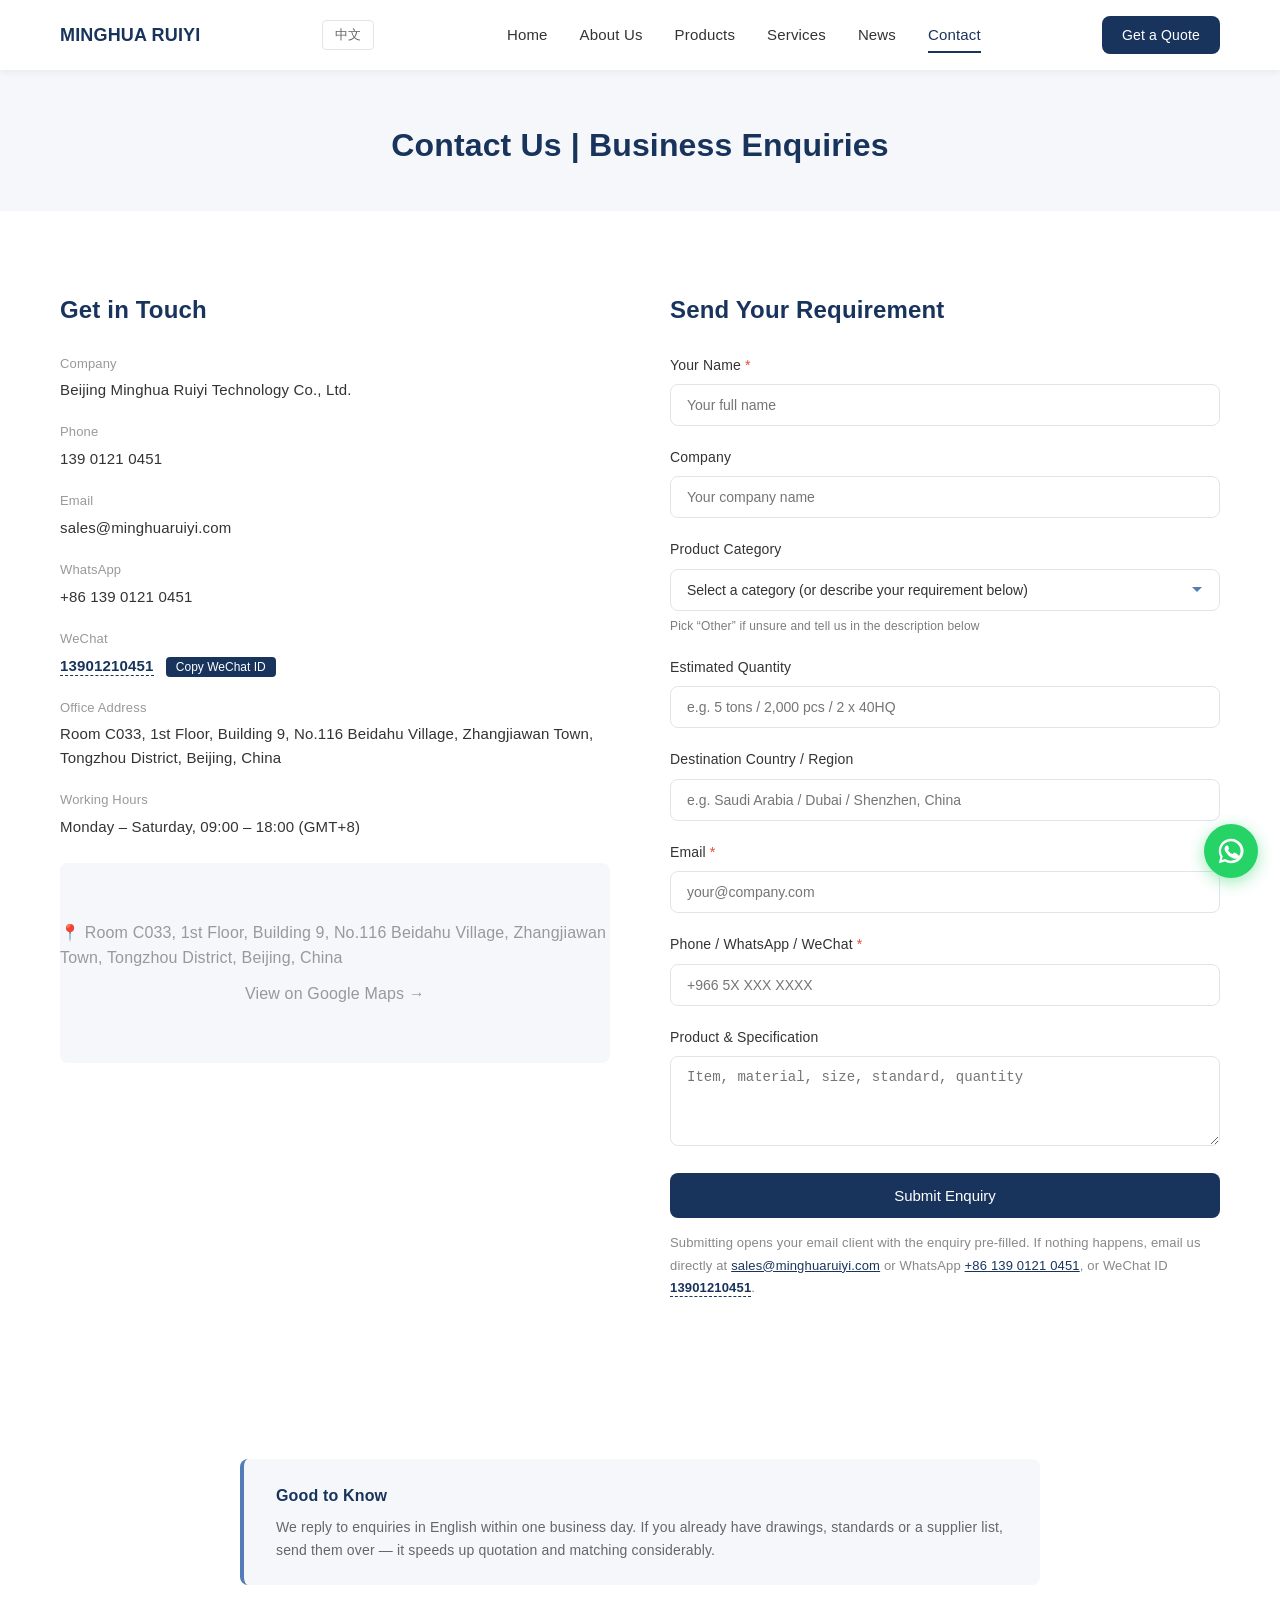
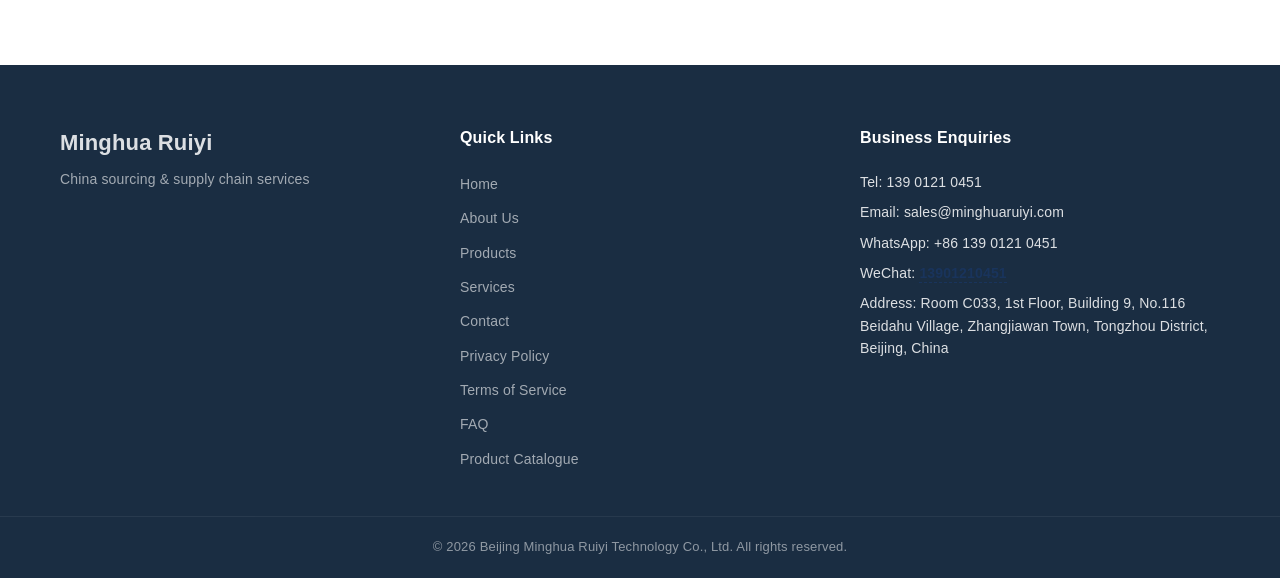
<file: contact.html>
<!DOCTYPE html>
<html lang="en">
<head>
<!-- 多域名跳转 -->
<script>
(function () {
  var host = location.hostname;
  var APEX = "minghuaruiyi.com", WWW = "www.minghuaruiyi.com", EN = "en.minghuaruiyi.com";
  var EN_REDIR = "";
  if (EN_REDIR) {
    if (host === EN) {
      location.replace(EN_REDIR + location.pathname + location.search + location.hash);
      return;
    }
  }
  if (host === APEX) {
    location.replace("https://" + WWW + location.pathname + location.search + location.hash);
    return;
  }
  if (host === WWW && location.pathname.indexOf("/en/") === 0) {
    location.replace("https://" + EN + location.pathname.replace(/^\/en/, "") + location.search + location.hash);
  }
})();
</script>

    <meta charset="UTF-8">
    <meta name="viewport" content="width=device-width, initial-scale=1.0">
    <title>Contact Us — Get a Quote | Minghua Ruiyi</title>
    <meta name="description" content="Send your sourcing requirement. We reply with pricing, lead time and shipping options. Email, WhatsApp and WeChat all answered in English.">
    <link rel="icon" href="/favicon.svg" type="image/svg+xml">
    <link rel="canonical" href="https://en.minghuaruiyi.com/contact.html">
    <link rel="stylesheet" href="/css/style.css">
    <meta property="og:title" content="Contact Us — Get a Quote | Minghua Ruiyi">
    <meta property="og:description" content="Send your sourcing requirement. We reply with pricing, lead time and shipping options. Email, WhatsApp and WeChat all answered in English.">
    <meta property="og:site_name" content="Minghua Ruiyi">
    <meta property="og:locale" content="en_US">
    <meta property="og:locale:alternate" content="zh_CN">
    <meta property="og:image" content="https://minghuaruiyi.com/images/og-cover-en.png">
    <meta property="og:image:width" content="1200">
    <meta property="og:image:height" content="630">
    <meta property="og:image:alt" content="Contact Minghua Ruiyi for a quote">
    <meta name="twitter:image" content="https://minghuaruiyi.com/images/og-cover-en.png">
    <meta name="twitter:image:alt" content="Contact Minghua Ruiyi for a quote">
    <link rel="apple-touch-icon" href="/images/apple-touch-icon.png">
    <script type="application/ld+json">
{
    "@context": "https://schema.org",
    "@graph": [
        {
            "@type": "Organization",
            "@id": "https://en.minghuaruiyi.com/#org",
            "name": "Beijing Minghua Ruiyi Technology Co., Ltd.",
            "legalName": "Beijing Minghua Ruiyi Technology Co., Ltd.",
            "alternateName": "Minghua Ruiyi",
            "url": "https://en.minghuaruiyi.com/",
            "logo": "https://minghuaruiyi.com/images/og-cover-en.png",
            "image": "https://minghuaruiyi.com/images/og-cover-en.png",
            "description": "Industrial sourcing and trading partner for protective coveralls,isolation gown,disposable gown,PPE clothing,medical gown,N95 mask,FFP3 mask,KN95 mask,finished masks,face mask manufacturer,mask making machine,mask production line,meltblown line,mask-grade non-woven fabric, circuit breakers, metal castings (cast iron, carbon steel, stainless steel, aluminium), HDPE plastic products and lifting machinery — bulk supply, OEM and consolidated shipments.",
            "telephone": "+8613901210451",
            "email": "sales@minghuaruiyi.com",
            "address": {
                "@type": "PostalAddress",
                "streetAddress": "Room C033, 1st Floor, Building 9, No.116 Beidahu Village, Zhangjiawan Town, Tongzhou District, Beijing, China",
                "addressLocality": "Tongzhou District",
                "addressRegion": "Beijing",
                "addressCountry": "CN"
            },
            "areaServed": [
                "CN",
                "SA",
                "AE",
                "QA",
                "KW",
                "OM",
                "BH"
            ],
            "knowsLanguage": [
                "zh-CN",
                "en"
            ],
            "knowsAbout": [
                "Non-woven fabric",
                "Geotextile",
                "Circuit breakers",
                "Metal castings (cast iron, carbon steel, stainless steel, aluminium)",
                "HDPE plastic products",
                "Lifting machinery"
            ],
            "contactPoint": [
                {
                    "@type": "ContactPoint",
                    "telephone": "+8613901210451",
                    "email": "sales@minghuaruiyi.com",
                    "contactType": "sales",
                    "areaServed": [
                        "CN",
                        "SA",
                        "AE"
                    ],
                    "availableLanguage": [
                        "zh-CN",
                        "en"
                    ]
                }
            ]
        },
        {
            "@type": "ContactPage",
            "url": "https://en.minghuaruiyi.com/contact.html",
            "name": "Contact Minghua Ruiyi for a quote",
            "isPartOf": {
                "@id": "https://en.minghuaruiyi.com/#org"
            },
            "inLanguage": "en"
        }
    ]
}
    </script>
    <link rel="alternate" hreflang="zh-CN" href="https://www.minghuaruiyi.com/contact.html">
    <link rel="alternate" hreflang="en" href="https://en.minghuaruiyi.com/contact.html">
    <link rel="alternate" hreflang="x-default" href="https://en.minghuaruiyi.com/">
</head>
<body>
    <a class="skip-link" href="#main">Skip to main content</a>
    <header class="header">
        <div class="container header-inner">
            <a href="https://www.minghuaruiyi.com/" class="logo">MINGHUA RUIYI</a>
            <a href="https://www.minghuaruiyi.com/" class="lang-switch" lang="zh-CN" hreflang="zh-CN">中文</a>
            <nav class="nav">
                <a href="https://www.minghuaruiyi.com/">Home</a>
                <a href="/about.html">About Us</a>
                <a href="/product.html">Products</a>
                <a href="/service.html">Services</a>
                <a href="/news.html">News</a>
                <a href="/contact.html" class="active">Contact</a>
            </nav>
            <a href="/contact.html" class="btn-header">Get a Quote</a>
            <button class="hamburger" aria-label="Menu"><span></span><span></span><span></span></button>
        </div>
    </header>

    <div class="mobile-nav">
        <a href="https://www.minghuaruiyi.com/">Home</a>
        <a href="/about.html">About Us</a>
        <a href="/product.html">Products</a>
        <a href="/service.html">Services</a>
        <a href="/news.html">News</a>
        <a href="/contact.html">Contact</a>
        <a href="/privacy.html">Privacy Policy</a>
        <a href="/terms.html">Terms of Service</a>
        <a href="/faq.html">FAQ</a>
        <a href="/contact.html" class="btn-mobile">Get a Quote</a>
    </div>

    <section id="main" class="page-header">
        <h1>Contact Us | Business Enquiries</h1>
    </section>

    <section class="section contact-section">
        <div class="container contact-grid">
            <div class="contact-info">
                <h2>Get in Touch</h2>
                <div class="info-item">
                    <label>Company</label>
                    <p>Beijing Minghua Ruiyi Technology Co., Ltd.</p>
                </div>
                <div class="info-item">
                    <label>Phone</label>
                    <p><a href="tel:+8613901210451">139 0121 0451</a></p>
                </div>
                <div class="info-item">
                    <label>Email</label>
                    <p><a href="mailto:sales@minghuaruiyi.com">sales@minghuaruiyi.com</a></p>
                </div>
                <div class="info-item">
                    <label>WhatsApp</label>
                    <p><a href="https://wa.me/8613901210451" target="_blank" rel="noopener">+86 139 0121 0451</a></p>
                </div>
                <div class="info-item">
                    <label>WeChat</label>
                    <p><span class="wechat-id" data-wechat="13901210451">13901210451</span> <button type="button" class="wechat-copy" data-wechat="13901210451">Copy WeChat ID</button></p>
                </div>
                <div class="info-item">
                    <label>Office Address</label>
                    <p>Room C033, 1st Floor, Building 9, No.116 Beidahu Village, Zhangjiawan Town, Tongzhou District, Beijing, China</p>
                </div>
                <div class="info-item">
                    <label>Working Hours</label>
                    <p>Monday – Saturday, 09:00 – 18:00 (GMT+8)</p>
                </div>
                <div class="map-placeholder">
                    <p>📍 Room C033, 1st Floor, Building 9, No.116 Beidahu Village, Zhangjiawan Town, Tongzhou District, Beijing, China</p>
                    <p style="margin-top:10px;"><a href="https://www.google.com/maps/search/?api=1&query=Room+C033,+1st+Floor,+Building+9,+No.116+Beidahu+Village,+Zhangjiawan+Town,+Tongzhou+District,+Beijing,+China" target="_blank" rel="noopener">View on Google Maps →</a></p>
                </div>
            </div>

            <div class="contact-form-wrap">
                <h2>Send Your Requirement</h2>
                <form class="contact-form" id="inquiryForm" novalidate action="" method="POST">
                    <!-- 蜜罐字段：真人不会填，机器人会填 -->
                    <input type="text" name="website" class="hp-field" tabindex="-1" autocomplete="off" aria-hidden="true" value="">

                    <div class="form-group">
                        <label for="f-name">Your Name <span class="required">*</span></label>
                        <input type="text" name="name" id="f-name" required placeholder="Your full name" autocomplete="name">
                    </div>
                    <div class="form-group">
                        <label for="f-company">Company</label>
                        <input type="text" name="company" id="f-company" placeholder="Your company name" autocomplete="organization">
                    </div>
                    <div class="form-group">
                        <label for="f-cat">Product Category</label>
                        <select id="f-cat" name="category">
                            <option value="">Select a category (or describe your requirement below)</option>
                            <option value="mask">N95 / FFP3 Finished Masks (medical / civilian)</option>
                            <option value="mask-material">Mask Material Rolls (Non-Woven / Composite / Meltblown)</option>
                            <option value="ppe">Protective Coveralls &amp; Isolation Gowns</option>
                            <option value="mask-machine">Mask Making Machinery / Meltblown Lines</option>
                            <option value="breaker">Circuit Breakers & Low-Voltage Components</option>
                            <option value="casting">Castings — Cast Iron / Steel / Stainless / Aluminium</option>
                            <option value="hdpe">HDPE Plastic Products</option>
                            <option value="lifting">Lifting Machinery & Rigging</option>
                            <option value="custom">Custom / Multi-category supply</option>
                            <option value="other">Other industrial goods / full-category sourcing (please specify below)</option>
                        </select>
                        <p class="form-hint">Pick “Other” if unsure and tell us in the description below</p>
                    </div>
                    <div class="form-group">
                        <label for="f-qty">Estimated Quantity</label>
                        <input type="text" id="f-qty" name="quantity" placeholder="e.g. 5 tons / 2,000 pcs / 2 x 40HQ">
                    </div>
                    <div class="form-group">
                        <label for="f-dest">Destination Country / Region</label>
                        <input type="text" id="f-dest" name="destination" placeholder="e.g. Saudi Arabia / Dubai / Shenzhen, China">
                    </div>
                    <div class="form-group">
                        <label for="f-email">Email <span class="required">*</span></label>
                        <input type="email" name="email" id="f-email" required placeholder="your@company.com" autocomplete="email">
                    </div>
                    <div class="form-group">
                        <label for="f-phone">Phone / WhatsApp / WeChat <span class="required">*</span></label>
                        <input type="tel" name="phone" id="f-phone" required placeholder="+966 5X XXX XXXX" autocomplete="tel">
                    </div>
                    <div class="form-group">
                        <label for="f-req">Product &amp; Specification</label>
                        <textarea name="requirement" id="f-req" rows="4" placeholder="Item, material, size, standard, quantity"></textarea>
                    </div>
                    <button type="submit" class="btn btn-primary btn-full">Submit Enquiry</button>
                    <p class="form-tip">Submitting opens your email client with the enquiry pre-filled. If nothing happens, email us directly at <a href="mailto:sales@minghuaruiyi.com">sales@minghuaruiyi.com</a> or WhatsApp <a href="https://wa.me/8613901210451" target="_blank" rel="noopener">+86 139 0121 0451</a>, or WeChat ID <span class="wechat-id" data-wechat="13901210451">13901210451</span>.</p>
                </form>
            </div>
        </div>
    </section>

    <section class="section notice">
        <div class="container">
            <div class="notice-box">
                <h4>Good to Know</h4>
                <p>We reply to enquiries in English within one business day. If you already have drawings, standards or a supplier list, send them over — it speeds up quotation and matching considerably.</p>
            </div>
        </div>
    </section>

    <footer class="footer">
        <div class="container footer-inner">
            <div class="footer-left">
                <div class="footer-logo">Minghua Ruiyi</div>
                <p>China sourcing &amp; supply chain services</p>
            </div>
            <div class="footer-mid">
                <h4>Quick Links</h4>
                <a href="https://www.minghuaruiyi.com/">Home</a>
                <a href="/about.html">About Us</a>
                <a href="/product.html">Products</a>
                <a href="/service.html">Services</a>
                <a href="/contact.html">Contact</a>
                <a href="/privacy.html">Privacy Policy</a>
                <a href="/terms.html">Terms of Service</a>
                <a href="/faq.html">FAQ</a>
                <a href="/catalog.html">Product Catalogue</a>
            </div>
            <div class="footer-right">
                <h4>Business Enquiries</h4>
                <p>Tel: <a href="tel:+8613901210451">139 0121 0451</a></p>
                <p>Email: <a href="mailto:sales@minghuaruiyi.com">sales@minghuaruiyi.com</a></p>
                <p>WhatsApp: <a href="https://wa.me/8613901210451" target="_blank" rel="noopener">+86 139 0121 0451</a></p>
                <p>WeChat: <span class="wechat-id" data-wechat="13901210451">13901210451</span></p>
                <p>Address: Room C033, 1st Floor, Building 9, No.116 Beidahu Village, Zhangjiawan Town, Tongzhou District, Beijing, China</p>
            </div>
        </div>
        <div class="footer-bottom">
            <p>© 2026 Beijing Minghua Ruiyi Technology Co., Ltd. All rights reserved.</p>
        </div>
    </footer>

    <div class="modal" id="successModal">
        <div class="modal-content modal-sm">
            <button class="modal-close" onclick="closeSuccessModal()" aria-label="Close">×</button>
            <div class="success-icon">✓</div>
            <h3>Enquiry Submitted</h3>
            <p>We will get back to you shortly.</p>
            <button class="btn btn-primary" onclick="closeSuccessModal()">OK</button>
        </div>
    </div>

    <a class="wa-float" href="https://wa.me/8613901210451?text=Hello%2C%20I%27m%20interested%20in%20your%20products." target="_blank" rel="noopener" aria-label="WhatsApp">
        <svg viewBox="0 0 32 32" width="30" height="30" fill="#fff"><path d="M16 3C8.8 3 3 8.8 3 16c0 2.3.6 4.5 1.7 6.4L3 29l6.8-1.8A13 13 0 1 0 16 3zm0 23.4c-2 0-4-.6-5.6-1.6l-.4-.2-3.9 1 1.1-3.8-.3-.4A10.4 10.4 0 1 1 16 26.4zm5.8-7.7c-.3-.2-1.9-.9-2.2-1s-.5-.2-.7.2-.8 1-1 1.2-.4.2-.7.1a8.6 8.6 0 0 1-4.2-3.7c-.3-.5.3-.5.9-1.6a.9.9 0 0 0 0-.9l-1-2.3c-.3-.7-.6-.6-.8-.6h-.7a1.4 1.4 0 0 0-1 .5 4.2 4.2 0 0 0-1.3 3.1 7.3 7.3 0 0 0 1.5 3.8 16.7 16.7 0 0 0 6.4 5.7 21 21 0 0 0 2.1.8 5 5 0 0 0 2.3.1 3.8 3.8 0 0 0 2.5-1.8 3.1 3.1 0 0 0 .2-1.8c-.1-.1-.3-.2-.5-.3z"/></svg>
    </a>

    <script src="/js/main.min.js" defer></script>
</body>
</html>
</file>
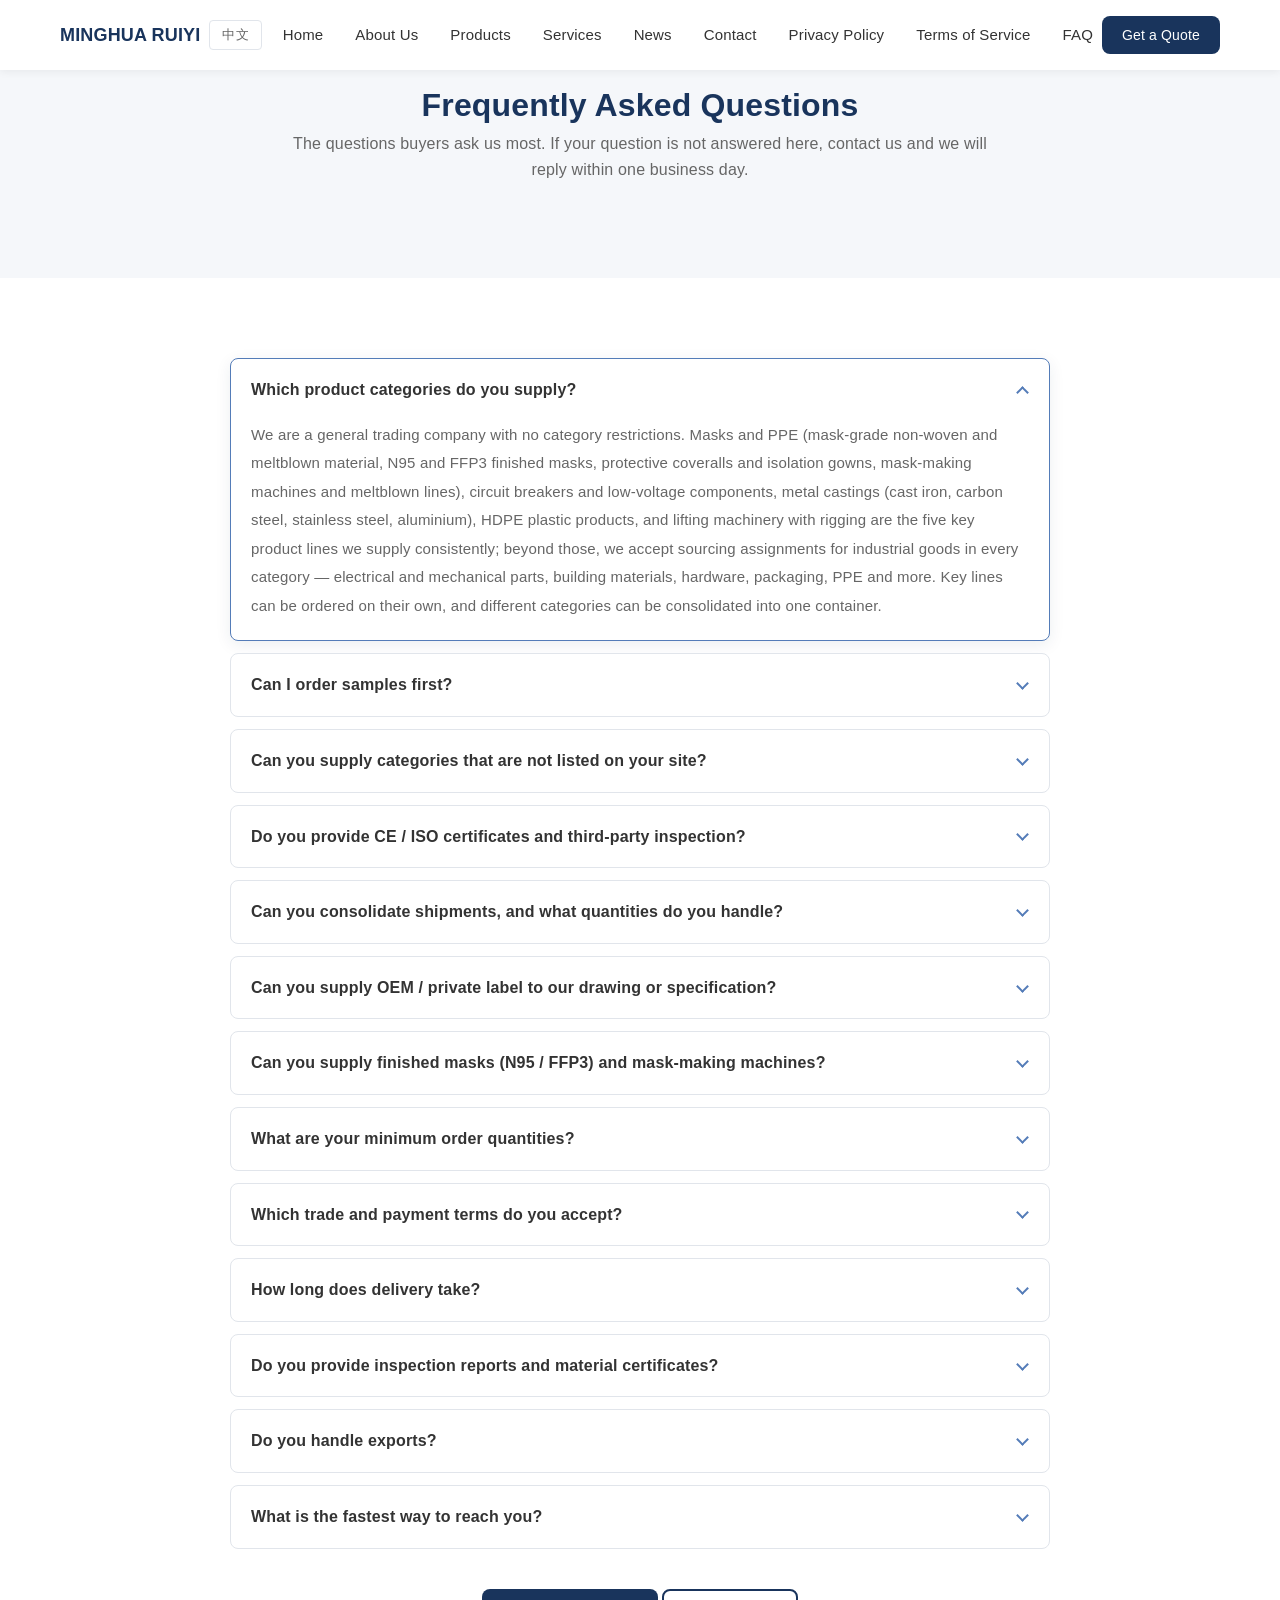
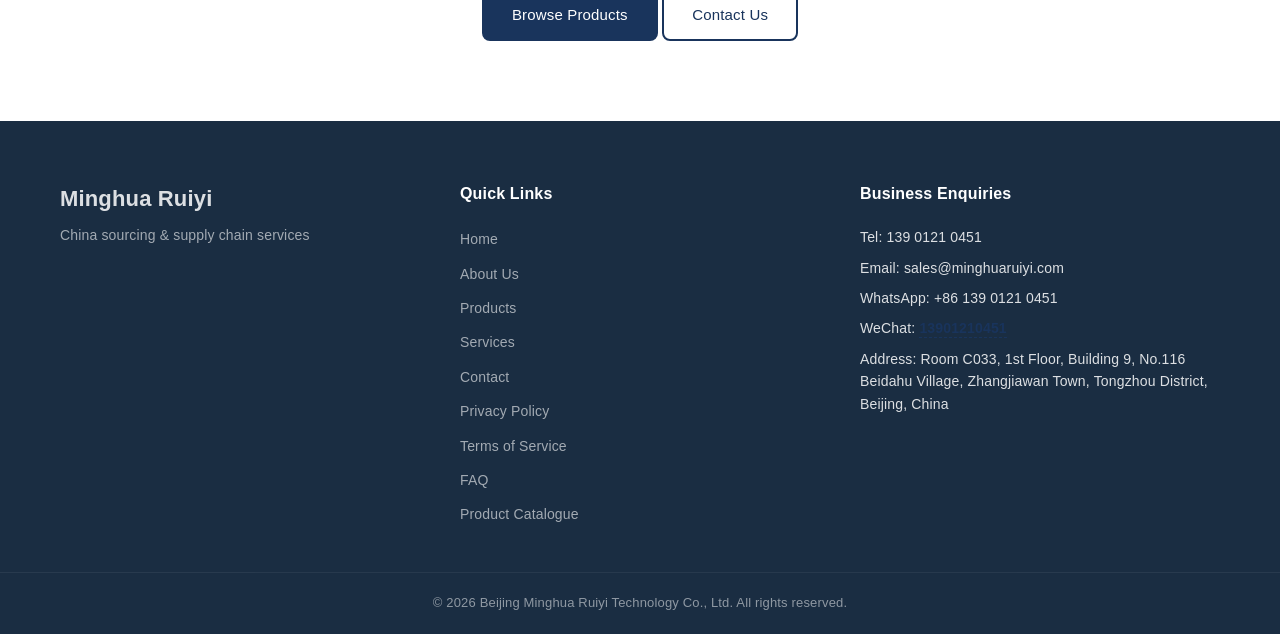
<file: faq.html>
<!DOCTYPE html>
<html lang="en">
<head>
<!-- 多域名跳转 -->
<script>
(function () {
  var host = location.hostname;
  var APEX = "minghuaruiyi.com", WWW = "www.minghuaruiyi.com", EN = "en.minghuaruiyi.com";
  var EN_REDIR = "";
  if (EN_REDIR) {
    if (host === EN) {
      location.replace(EN_REDIR + location.pathname + location.search + location.hash);
      return;
    }
  }
  if (host === APEX) {
    location.replace("https://" + WWW + location.pathname + location.search + location.hash);
    return;
  }
  if (host === WWW && location.pathname.indexOf("/en/") === 0) {
    location.replace("https://" + EN + location.pathname.replace(/^\/en/, "") + location.search + location.hash);
  }
})();
</script>


    <meta charset="UTF-8">
    <meta name="viewport" content="width=device-width, initial-scale=1.0">
    <title>Frequently Asked Questions | Minghua Ruiyi</title>
    <meta name="description" content="Answers to common buyer questions: product categories, samples, MOQ, trade and payment terms, lead time, inspection reports, export services and contact.">
    <meta name="keywords" content="non woven fabric supplier China,geotextile,circuit breaker supplier,metal castings (cast iron, carbon steel, stainless steel, aluminium),HDPE plastic products,lifting machinery,hoist supplier China,China sourcing agent GCC,China trading company Beijing">
    <meta property="og:type" content="website">
    <meta property="og:title" content="Frequently Asked Questions | Minghua Ruiyi">
    <meta property="og:description" content="Answers to common buyer questions: product categories, samples, MOQ, trade and payment terms, lead time, inspection reports, export services and contact.">
    <meta property="og:site_name" content="Minghua Ruiyi">
    <meta property="og:locale" content="en_US">
    <meta property="og:locale:alternate" content="zh_CN">
    <meta name="twitter:card" content="summary_large_image">
    <link rel="icon" href="/favicon.svg" type="image/svg+xml">
    <link rel="canonical" href="https://en.minghuaruiyi.com/faq.html">
    <link rel="stylesheet" href="/css/style.css">
    <meta property="og:image" content="https://minghuaruiyi.com/images/og-cover-en.png">
    <meta property="og:image:width" content="1200">
    <meta property="og:image:height" content="630">
    <meta property="og:image:alt" content="Minghua Ruiyi — China sourcing &amp; supply chain partner">
    <meta name="twitter:image" content="https://minghuaruiyi.com/images/og-cover-en.png">
    <meta name="twitter:image:alt" content="Minghua Ruiyi — China sourcing &amp; supply chain partner">
    <link rel="apple-touch-icon" href="/images/apple-touch-icon.png">
    <meta property="og:url" content="https://en.minghuaruiyi.com/faq.html">
    <meta property="og:type" content="website">
    <link rel="alternate" hreflang="zh-CN" href="https://www.minghuaruiyi.com/faq.html">
    <link rel="alternate" hreflang="en" href="https://en.minghuaruiyi.com/faq.html">
    <link rel="alternate" hreflang="x-default" href="https://en.minghuaruiyi.com/">
<script type="application/ld+json">
{
    "@context": "https://schema.org",
    "@type": "FAQPage",
    "mainEntity": [
        {
            "@type": "Question",
            "name": "Which product categories do you supply? Are you limited to a fixed list?",
            "acceptedAnswer": {
                "@type": "Answer",
                "text": "We are a general trading company with no category restrictions. Masks and PPE (mask-grade non-woven and meltblown material, N95 and FFP3 finished masks, protective coveralls and isolation gowns, mask-making machines and meltblown lines), circuit breakers and low-voltage components, metal castings (cast iron, carbon steel, stainless steel, aluminium), HDPE plastic products, and lifting machinery with rigging are the five key product lines we supply consistently; beyond those, we accept sourcing assignments for industrial goods in every category — electrical and mechanical parts, building materials, hardware, packaging, PPE and more. Key lines can be ordered on their own, and different categories can be consolidated into one container."
            }
        },
        {
            "@type": "Question",
            "name": "Can I order samples first?",
            "acceptedAnswer": {
                "@type": "Answer",
                "text": "Yes. Where material, specification or fit needs confirming, we arrange a sample shipment first. Whether the sample cost can be credited against a subsequent bulk order is negotiable and is agreed separately during commercial discussion."
            }
        },
        {
            "@type": "Question",
            "name": "Can you supply categories that are not listed on your site?",
            "acceptedAnswer": {
                "@type": "Answer",
                "text": "Yes. We are a general trading company and take on sourcing and supply chain assignments across all industrial goods categories — we are not restricted to the lines listed on this site. Those five are the ones we supply consistently and know best in terms of specification and inspection standards. Other categories are equally welcome: electrical and mechanical parts, building materials, hardware, packaging, PPE and more. Give us the specification, quantity and destination country, and we handle supplier search, comparison, inspection, consolidation and shipping documents."
            }
        },
        {
            "@type": "Question",
            "name": "Do you provide CE / ISO certificates and third-party inspection?",
            "acceptedAnswer": {
                "@type": "Answer",
                "text": "They can be arranged on request, but not every product line comes with them. In practice we send you the list of documents available for that category (material certificates, factory test reports, CE / ISO certificates where applicable) together with the quotation. Third-party inspection (SGS and similar) can be arranged on your behalf as a separately confirmed, chargeable service. Which documents ship with the goods depends on the factory and the specific order."
            }
        },
        {
            "@type": "Question",
            "name": "Can you consolidate shipments, and what quantities do you handle?",
            "acceptedAnswer": {
                "@type": "Answer",
                "text": "Yes. Different categories can be consolidated into the same container. We calculate the loading plan by volume and weight and show a freight split for reference. Full container load or LCL depends on the order size and destination port; below a full container we quote on an LCL basis, with the goods boxed and marked by category for easy counting and distribution."
            }
        },
        {
            "@type": "Question",
            "name": "Can you supply OEM / private label to our drawing or specification?",
            "acceptedAnswer": {
                "@type": "Answer",
                "text": "Yes. We take on the sourcing and supply chain assignment and route custom requirements to the factory that can make them to drawing or to sample. The normal route is: you send drawings, a sample or performance requirements, and we come back with whether the factory can meet them, the required MOQ, the sampling lead time and how material certification and inspection will be handled. Custom items need production scheduling, so the lead time is the date confirmed by the factory — we do not promise a date we cannot meet."
            }
        },
        {
            "@type": "Question",
            "name": "Can you supply finished masks (N95 / FFP3) and mask-making machines?",
            "acceptedAnswer": {
                "@type": "Answer",
                "text": "Yes. For finished masks we can supply N95 and FFP3 grades — we have supplied both medical and civilian grades — in flat, folded and valved styles, with OEM private label and export packing; the test reports and registration documents are listed with the quotation according to what the factory can actually provide. We also supply disposable coveralls, isolation gowns, surgical gowns and other PPE garments with material selected by application. For machinery we can supply flat mask machines, folded mask machines and meltblown production lines, configured to your target output and level of automation, including shipping, installation, commissioning and operator training. If you are setting up a local mask plant, send us your target output, mask type and go-live date and we will quote material, finished masks, equipment and PPE together."
            }
        },
        {
            "@type": "Question",
            "name": "What are your minimum order quantities?",
            "acceptedAnswer": {
                "@type": "Answer",
                "text": "MOQ depends on category, specification and factory scheduling. Standard protective coveralls,isolation gown,disposable gown,PPE clothing,medical gown,N95 mask,FFP3 mask,KN95 mask,finished masks,face mask manufacturer,mask making machine,mask production line,meltblown line,mask-grade non-woven fabric, HDPE fittings and circuit breakers usually accept smaller trial quantities; cast stainless parts and custom items require production scheduling and therefore higher minimums. Send us your expected quantity and we will propose a plan with the specific MOQ for that item."
            }
        },
        {
            "@type": "Question",
            "name": "Which trade and payment terms do you accept?",
            "acceptedAnswer": {
                "@type": "Answer",
                "text": "Common terms include EXW, FOB, CIF and DDP, agreed per order. Payment arrangements are typically discussed according to the stage and value of the order — commonly a deposit with the balance after acceptance and before shipment — subject to the terms confirmed for the order."
            }
        },
        {
            "@type": "Question",
            "name": "How long does delivery take?",
            "acceptedAnswer": {
                "@type": "Answer",
                "text": "It depends on category, quantity and the degree of customisation. Standard items are prepared according to stock and preparation cycles; custom items follow the factory production schedule; sea freight timing is additional and depends on the route and destination port. We state a specific lead time with every quotation — for scheduled production, the lead time follows the date confirmed by the factory."
            }
        },
        {
            "@type": "Question",
            "name": "Do you provide inspection reports and material certificates?",
            "acceptedAnswer": {
                "@type": "Answer",
                "text": "Yes. Standard shipments include basic shipping documents such as the packing list and shipping marks. Material certificates are available on request for stainless castings and electrical components. Third-party inspection can be arranged on your behalf as an additional service with confirmed costs. We list the document set and any charges item by item before you order."
            }
        },
        {
            "@type": "Question",
            "name": "Do you handle exports?",
            "acceptedAnswer": {
                "@type": "Answer",
                "text": "Our core customers are domestic industrial buyers, and we also serve purchasing parties in the Gulf region (Saudi Arabia, the UAE and others), where we can help arrange consolidated shipments and sourcing coordination. Shipping arrangement, document set and cost breakdown are explained together with the quotation — we do not make verbal commitments."
            }
        },
        {
            "@type": "Question",
            "name": "What is the fastest way to reach you?",
            "acceptedAnswer": {
                "@type": "Answer",
                "text": "WhatsApp on +86 139 0121 0451, WeChat ID 13901210451, or email sales@minghuaruiyi.com. You can also use the enquiry form on our Contact page — every message gets a reply."
            }
        }
    ]
}
    </script>
</head>
<body>
    <a class="skip-link" href="#main">Skip to main content</a>
<header class="header">
        <div class="container header-inner">
            <a href="https://www.minghuaruiyi.com/" class="logo">MINGHUA RUIYI</a>
            <a href="https://www.minghuaruiyi.com/" class="lang-switch" lang="zh-CN" hreflang="zh-CN">中文</a>
            <nav class="nav">
                <a href="https://www.minghuaruiyi.com/" class="">Home</a>
                <a href="/about.html">About Us</a>
                <a href="/product.html">Products</a>
                <a href="/service.html">Services</a>
                <a href="/news.html">News</a>
                <a href="/contact.html">Contact</a>
                <a href="/privacy.html">Privacy Policy</a>
                <a href="/terms.html">Terms of Service</a>
                <a href="/faq.html">FAQ</a>
            </nav>
            <a href="/contact.html" class="btn-header">Get a Quote</a>
            <button class="hamburger" aria-label="Menu">
                <span></span>
                <span></span>
                <span></span>
            </button>
        </div>
    </header>
    <section id="main" class="section page-header">
        <div class="container">
            <h1>Frequently Asked Questions</h1>
            <p class="section-desc">The questions buyers ask us most. If your question is not answered here, contact us and we will reply within one business day.</p>
        </div>
    </section>

    <section class="section">
        <div class="container">
            <div class="faq-list">
            <details class="faq-item" open>
                <summary>Which product categories do you supply?</summary>
                <div class="faq-answer"><p>We are a general trading company with no category restrictions. Masks and PPE (mask-grade non-woven and meltblown material, N95 and FFP3 finished masks, protective coveralls and isolation gowns, mask-making machines and meltblown lines), circuit breakers and low-voltage components, metal castings (cast iron, carbon steel, stainless steel, aluminium), HDPE plastic products, and lifting machinery with rigging are the five key product lines we supply consistently; beyond those, we accept sourcing assignments for industrial goods in every category — electrical and mechanical parts, building materials, hardware, packaging, PPE and more. Key lines can be ordered on their own, and different categories can be consolidated into one container.</p></div>
            </details>
            <details class="faq-item" >
                <summary>Can I order samples first?</summary>
                <div class="faq-answer"><p>Yes. Where material, specification or fit needs confirming, we arrange a sample shipment first. Whether the sample cost can be credited against a subsequent bulk order is negotiable and is agreed separately during commercial discussion.</p></div>
            </details>
            <details class="faq-item" >
                <summary>Can you supply categories that are not listed on your site?</summary>
                <div class="faq-answer"><p>Yes. We are a general trading company and take on sourcing and supply chain assignments across all industrial goods categories — we are not restricted to the lines listed on this site. Those five are the ones we supply consistently and know best in terms of specification and inspection standards. Other categories are equally welcome: electrical and mechanical parts, building materials, hardware, packaging, PPE and more. Give us the specification, quantity and destination country, and we handle supplier search, comparison, inspection, consolidation and shipping documents.</p></div>
            </details>
            <details class="faq-item" >
                <summary>Do you provide CE / ISO certificates and third-party inspection?</summary>
                <div class="faq-answer"><p>They can be arranged on request, but not every product line comes with them. In practice we send you the list of documents available for that category (material certificates, factory test reports, CE / ISO certificates where applicable) together with the quotation. Third-party inspection (SGS and similar) can be arranged on your behalf as a separately confirmed, chargeable service. Which documents ship with the goods depends on the factory and the specific order.</p></div>
            </details>
            <details class="faq-item" >
                <summary>Can you consolidate shipments, and what quantities do you handle?</summary>
                <div class="faq-answer"><p>Yes. Different categories can be consolidated into the same container. We calculate the loading plan by volume and weight and show a freight split for reference. Full container load or LCL depends on the order size and destination port; below a full container we quote on an LCL basis, with the goods boxed and marked by category for easy counting and distribution.</p></div>
            </details>
            <details class="faq-item" >
                <summary>Can you supply OEM / private label to our drawing or specification?</summary>
                <div class="faq-answer"><p>Yes. We take on the sourcing and supply chain assignment and route custom requirements to the factory that can make them to drawing or to sample. The normal route is: you send drawings, a sample or performance requirements, and we come back with whether the factory can meet them, the required MOQ, the sampling lead time and how material certification and inspection will be handled. Custom items need production scheduling, so the lead time is the date confirmed by the factory — we do not promise a date we cannot meet.</p></div>
            </details>
            <details class="faq-item" >
                <summary>Can you supply finished masks (N95 / FFP3) and mask-making machines?</summary>
                <div class="faq-answer"><p>Yes. For finished masks we can supply N95 and FFP3 grades — we have supplied both medical and civilian grades — in flat, folded and valved styles, with OEM private label and export packing; the test reports and registration documents are listed with the quotation according to what the factory can actually provide. We also supply disposable coveralls, isolation gowns, surgical gowns and other PPE garments with material selected by application. For machinery we can supply flat mask machines, folded mask machines and meltblown production lines, configured to your target output and level of automation, including shipping, installation, commissioning and operator training. If you are setting up a local mask plant, send us your target output, mask type and go-live date and we will quote material, finished masks, equipment and PPE together.</p></div>
            </details>
            <details class="faq-item" >
                <summary>What are your minimum order quantities?</summary>
                <div class="faq-answer"><p>MOQ depends on category, specification and factory scheduling. Standard protective coveralls,isolation gown,disposable gown,PPE clothing,medical gown,N95 mask,FFP3 mask,KN95 mask,finished masks,face mask manufacturer,mask making machine,mask production line,meltblown line,mask-grade non-woven fabric, HDPE fittings and circuit breakers usually accept smaller trial quantities; cast stainless parts and custom items require production scheduling and therefore higher minimums. Send us your expected quantity and we will propose a plan with the specific MOQ for that item.</p></div>
            </details>
            <details class="faq-item" >
                <summary>Which trade and payment terms do you accept?</summary>
                <div class="faq-answer"><p>Common terms include EXW, FOB, CIF and DDP, agreed per order. Payment arrangements are typically discussed according to the stage and value of the order — commonly a deposit with the balance after acceptance and before shipment — subject to the terms confirmed for the order.</p></div>
            </details>
            <details class="faq-item" >
                <summary>How long does delivery take?</summary>
                <div class="faq-answer"><p>It depends on category, quantity and the degree of customisation. Standard items are prepared according to stock and preparation cycles; custom items follow the factory production schedule; sea freight timing is additional and depends on the route and destination port. We state a specific lead time with every quotation — for scheduled production, the lead time follows the date confirmed by the factory.</p></div>
            </details>
            <details class="faq-item" >
                <summary>Do you provide inspection reports and material certificates?</summary>
                <div class="faq-answer"><p>Yes. Standard shipments include basic shipping documents such as the packing list and shipping marks. Material certificates are available on request for stainless castings and electrical components. Third-party inspection can be arranged on your behalf as an additional service with confirmed costs. We list the document set and any charges item by item before you order.</p></div>
            </details>
            <details class="faq-item" >
                <summary>Do you handle exports?</summary>
                <div class="faq-answer"><p>Our core customers are domestic industrial buyers, and we also serve purchasing parties in the Gulf region (Saudi Arabia, the UAE and others), where we can help arrange consolidated shipments and sourcing coordination. Shipping arrangement, document set and cost breakdown are explained together with the quotation — we do not make verbal commitments.</p></div>
            </details>
            <details class="faq-item" >
                <summary>What is the fastest way to reach you?</summary>
                <div class="faq-answer"><p>WhatsApp on +86 139 0121 0451, WeChat ID 13901210451, or email sales@minghuaruiyi.com. You can also use the enquiry form on our Contact page — every message gets a reply.</p></div>
            </details>
            </div>
            <div style="text-align:center; margin-top:40px;">
                <a href="/product.html" class="btn btn-primary">Browse Products</a>
                <a href="/contact.html" class="btn btn-outline">Contact Us</a>
            </div>
        </div>
    </section>

<footer class="footer">
        <div class="container footer-inner">
            <div class="footer-left">
                <div class="footer-logo">Minghua Ruiyi</div>
                <p>China sourcing &amp; supply chain services</p>
            </div>
            <div class="footer-mid">
                <h4>Quick Links</h4>
                <a href="https://www.minghuaruiyi.com/">Home</a>
                <a href="/about.html">About Us</a>
                <a href="/product.html">Products</a>
                <a href="/service.html">Services</a>
                <a href="/contact.html">Contact</a>
                <a href="/privacy.html">Privacy Policy</a>
                <a href="/terms.html">Terms of Service</a>
                <a href="/faq.html">FAQ</a>
                <a href="/catalog.html">Product Catalogue</a>
            </div>
            <div class="footer-right">
                <h4>Business Enquiries</h4>
                <p>Tel: <a href="tel:+8613901210451">139 0121 0451</a></p>
                <p>Email: <a href="mailto:sales@minghuaruiyi.com">sales@minghuaruiyi.com</a></p>
                <p>WhatsApp: <a href="https://wa.me/8613901210451" target="_blank" rel="noopener">+86 139 0121 0451</a></p>
                <p>WeChat: <span class="wechat-id" data-wechat="13901210451">13901210451</span></p>
                <p>Address: Room C033, 1st Floor, Building 9, No.116 Beidahu Village, Zhangjiawan Town, Tongzhou District, Beijing, China</p>
            </div>
        </div>
        <div class="footer-bottom">
            <p>© 2026 Beijing Minghua Ruiyi Technology Co., Ltd. All rights reserved.</p>
        </div>
    </footer>
</body>
</html>
</file>
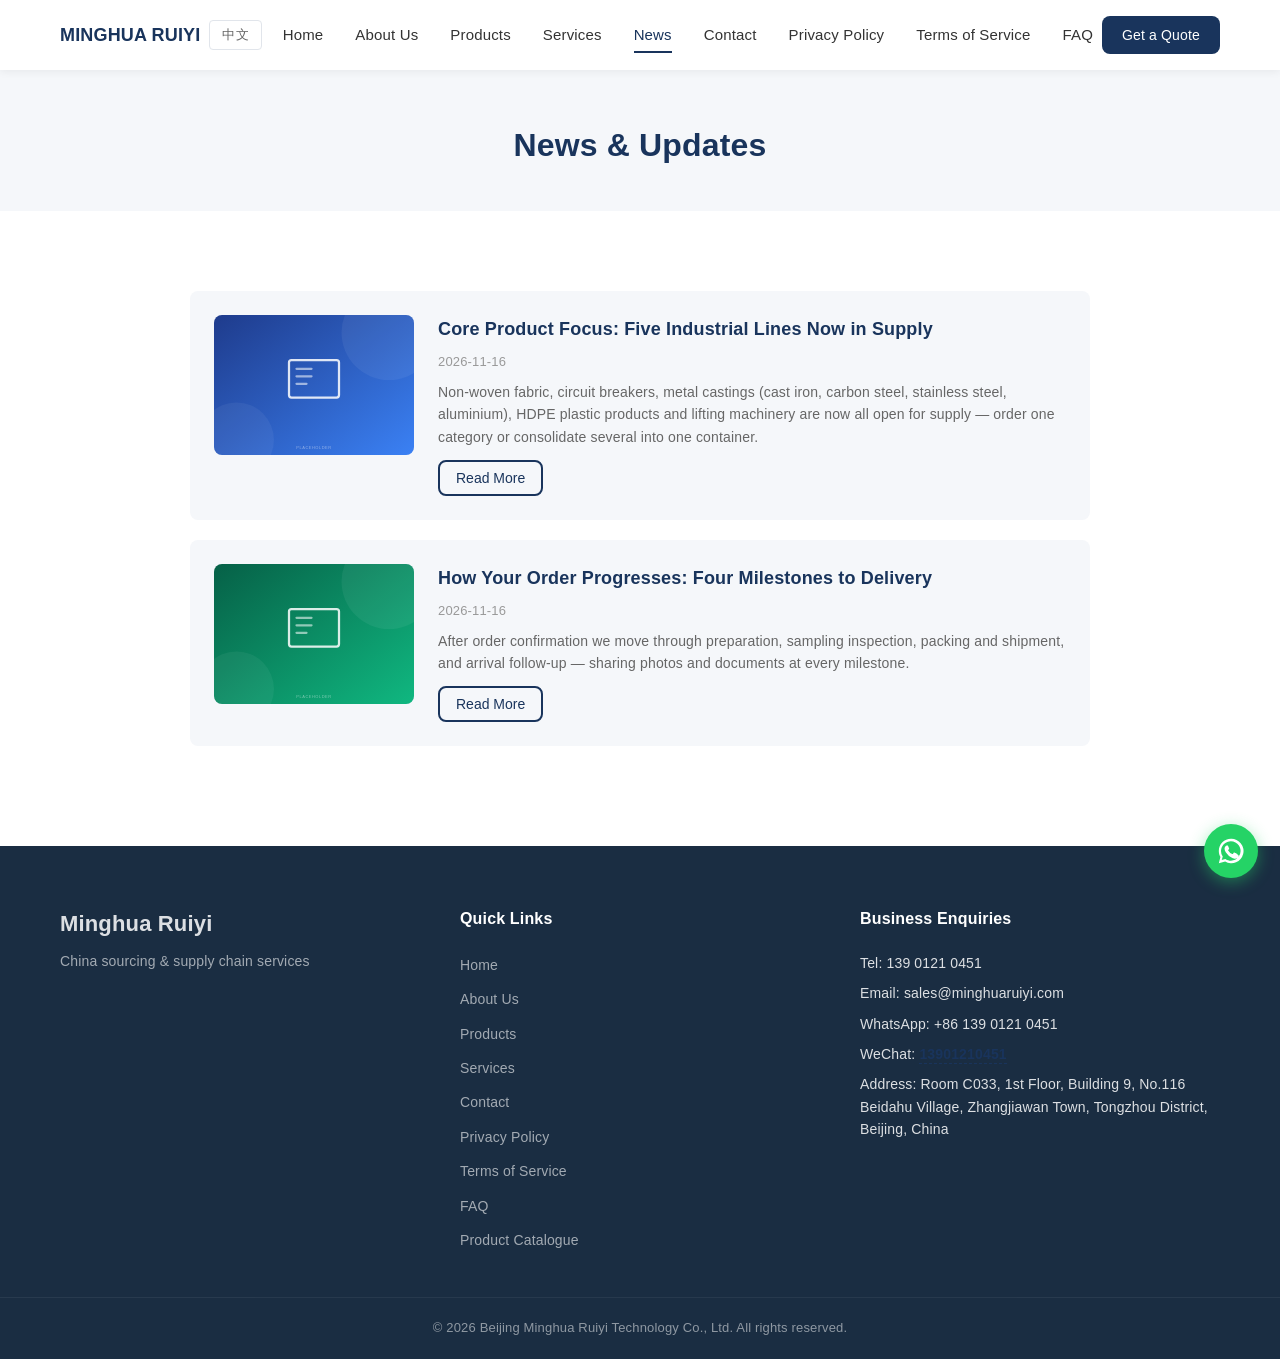
<file: news.html>
<!DOCTYPE html>
<html lang="en">
<head>
<!-- 多域名跳转 -->
<script>
(function () {
  var host = location.hostname;
  var APEX = "minghuaruiyi.com", WWW = "www.minghuaruiyi.com", EN = "en.minghuaruiyi.com";
  var EN_REDIR = "";
  if (EN_REDIR) {
    if (host === EN) {
      location.replace(EN_REDIR + location.pathname + location.search + location.hash);
      return;
    }
  }
  if (host === APEX) {
    location.replace("https://" + WWW + location.pathname + location.search + location.hash);
    return;
  }
  if (host === WWW && location.pathname.indexOf("/en/") === 0) {
    location.replace("https://" + EN + location.pathname.replace(/^\/en/, "") + location.search + location.hash);
  }
})();
</script>

    <meta charset="UTF-8">
    <meta name="viewport" content="width=device-width, initial-scale=1.0">
    <title>News — Minghua Ruiyi</title>
    <meta name="description" content="Company updates from Minghua Ruiyi: core product focus, delivery and inspection workflow, and progress with Gulf customers.">
    <link rel="icon" href="/favicon.svg" type="image/svg+xml">
    <link rel="canonical" href="https://en.minghuaruiyi.com/news.html">
    <link rel="stylesheet" href="/css/style.css">
    <meta property="og:title" content="News — Minghua Ruiyi">
    <meta property="og:description" content="Company updates from Minghua Ruiyi: core product focus, delivery and inspection workflow, and progress with Gulf customers.">
    <meta property="og:site_name" content="Minghua Ruiyi">
    <meta property="og:locale" content="en_US">
    <meta property="og:locale:alternate" content="zh_CN">
    <meta property="og:image" content="https://minghuaruiyi.com/images/og-cover-en.png">
    <meta property="og:image:width" content="1200">
    <meta property="og:image:height" content="630">
    <meta property="og:image:alt" content="Minghua Ruiyi news">
    <meta name="twitter:image" content="https://minghuaruiyi.com/images/og-cover-en.png">
    <meta name="twitter:image:alt" content="Minghua Ruiyi news">
    <link rel="apple-touch-icon" href="/images/apple-touch-icon.png">
    <script type="application/ld+json">
{
    "@context": "https://schema.org",
    "@graph": [
        {
            "@type": "Organization",
            "@id": "https://en.minghuaruiyi.com/#org",
            "name": "Beijing Minghua Ruiyi Technology Co., Ltd.",
            "legalName": "Beijing Minghua Ruiyi Technology Co., Ltd.",
            "alternateName": "Minghua Ruiyi",
            "url": "https://en.minghuaruiyi.com/",
            "logo": "https://minghuaruiyi.com/images/og-cover-en.png",
            "image": "https://minghuaruiyi.com/images/og-cover-en.png",
            "description": "General trading and full-category industrial sourcing partner — protective coveralls,isolation gown,disposable gown,PPE clothing,medical gown,N95 mask,FFP3 mask,KN95 mask,finished masks,face mask manufacturer,mask making machine,mask production line,meltblown line,mask-grade non-woven fabric, circuit breakers, metal castings (cast iron, carbon steel, stainless steel, aluminium), HDPE plastic products and lifting machinery — bulk supply, OEM and consolidated shipments.",
            "telephone": "+8613901210451",
            "email": "sales@minghuaruiyi.com",
            "address": {
                "@type": "PostalAddress",
                "streetAddress": "Room C033, 1st Floor, Building 9, No.116 Beidahu Village, Zhangjiawan Town, Tongzhou District, Beijing, China",
                "addressLocality": "Tongzhou District",
                "addressRegion": "Beijing",
                "addressCountry": "CN"
            },
            "areaServed": [
                "CN",
                "SA",
                "AE",
                "QA",
                "KW",
                "OM",
                "BH"
            ],
            "knowsLanguage": [
                "zh-CN",
                "en"
            ],
            "knowsAbout": [
                "Non-woven fabric",
                "Geotextile",
                "Circuit breakers",
                "Metal castings (cast iron, carbon steel, stainless steel, aluminium)",
                "HDPE plastic products",
                "Lifting machinery"
            ],
            "contactPoint": [
                {
                    "@type": "ContactPoint",
                    "telephone": "+8613901210451",
                    "email": "sales@minghuaruiyi.com",
                    "contactType": "sales",
                    "areaServed": [
                        "CN",
                        "SA",
                        "AE"
                    ],
                    "availableLanguage": [
                        "zh-CN",
                        "en"
                    ]
                }
            ]
        },
        {
            "@type": "CollectionPage",
            "url": "https://en.minghuaruiyi.com/news.html",
            "name": "Minghua Ruiyi news",
            "isPartOf": {
                "@id": "https://en.minghuaruiyi.com/#org"
            },
            "inLanguage": "en"
        }
    ]
}
    </script>
    <link rel="alternate" hreflang="zh-CN" href="https://www.minghuaruiyi.com/news.html">
    <link rel="alternate" hreflang="en" href="https://en.minghuaruiyi.com/news.html">
    <link rel="alternate" hreflang="x-default" href="https://en.minghuaruiyi.com/">
</head>
<body>
    <a class="skip-link" href="#main">Skip to main content</a>
    <header class="header">
        <div class="container header-inner">
            <a href="https://www.minghuaruiyi.com/" class="logo">MINGHUA RUIYI</a>
            <a href="https://www.minghuaruiyi.com/" class="lang-switch" lang="zh-CN" hreflang="zh-CN">中文</a>
            <nav class="nav">
                <a href="https://www.minghuaruiyi.com/">Home</a>
                <a href="/about.html">About Us</a>
                <a href="/product.html">Products</a>
                <a href="/service.html">Services</a>
                <a href="/news.html" class="active">News</a>
                <a href="/contact.html">Contact</a>
                <a href="/privacy.html">Privacy Policy</a>
                <a href="/terms.html">Terms of Service</a>
                <a href="/faq.html">FAQ</a>
            </nav>
            <a href="/contact.html" class="btn-header">Get a Quote</a>
            <button class="hamburger" aria-label="Menu"><span></span><span></span><span></span></button>
        </div>
    </header>

    <div class="mobile-nav">
        <a href="https://www.minghuaruiyi.com/">Home</a>
        <a href="/about.html">About Us</a>
        <a href="/product.html">Products</a>
        <a href="/service.html">Services</a>
        <a href="/news.html">News</a>
        <a href="/contact.html">Contact</a>
        <a href="/privacy.html">Privacy Policy</a>
        <a href="/terms.html">Terms of Service</a>
        <a href="/faq.html">FAQ</a>
        <a href="/contact.html" class="btn-mobile">Get a Quote</a>
    </div>

    <section id="main" class="page-header">
        <h1>News &amp; Updates</h1>
    </section>

    <section class="section news-section">
        <div class="container">
            <div class="news-list" id="newsList">
                <div class="news-item" data-id="1">
                    <div class="news-img"><img src="/images/en/news-1.svg" alt="Core product focus" loading="lazy" decoding="async"></div>
                    <div class="news-content">
                        <h3>Core Product Focus: Five Industrial Lines Now in Supply</h3>
                        <span class="news-date">2026-11-16</span>
                        <p>Non-woven fabric, circuit breakers, metal castings (cast iron, carbon steel, stainless steel, aluminium), HDPE plastic products and lifting machinery are now all open for supply — order one category or consolidate several into one container.</p>
                        <button class="btn btn-outline btn-sm" onclick="openNewsDetail(1)">Read More</button>
                    </div>
                </div>
                <div class="news-item" data-id="2">
                    <div class="news-img"><img src="/images/en/news-2.svg" alt="Order delivery milestones" loading="lazy" decoding="async"></div>
                    <div class="news-content">
                        <h3>How Your Order Progresses: Four Milestones to Delivery</h3>
                        <span class="news-date">2026-11-16</span>
                        <p>After order confirmation we move through preparation, sampling inspection, packing and shipment, and arrival follow-up — sharing photos and documents at every milestone.</p>
                        <button class="btn btn-outline btn-sm" onclick="openNewsDetail(2)">Read More</button>
                    </div>
                </div>
            </div>
            <div class="news-empty" id="newsEmpty" style="display:none;">
                <p>More updates coming soon — stay in touch.</p>
            </div>
        </div>
    </section>

    <div class="modal" id="newsModal">
        <div class="modal-content">
            <button class="modal-close" onclick="closeNewsDetail()" aria-label="Close">×</button>
            <h2 id="newsDetailTitle"></h2>
            <span class="news-date" id="newsDetailDate"></span>
            <div class="news-detail-body" id="newsDetailBody"></div>
        </div>
    </div>

    <footer class="footer">
        <div class="container footer-inner">
            <div class="footer-left">
                <div class="footer-logo">Minghua Ruiyi</div>
                <p>China sourcing &amp; supply chain services</p>
            </div>
            <div class="footer-mid">
                <h4>Quick Links</h4>
                <a href="https://www.minghuaruiyi.com/">Home</a>
                <a href="/about.html">About Us</a>
                <a href="/product.html">Products</a>
                <a href="/service.html">Services</a>
                <a href="/contact.html">Contact</a>
                <a href="/privacy.html">Privacy Policy</a>
                <a href="/terms.html">Terms of Service</a>
                <a href="/faq.html">FAQ</a>
                <a href="/catalog.html">Product Catalogue</a>
            </div>
            <div class="footer-right">
                <h4>Business Enquiries</h4>
                <p>Tel: <a href="tel:+8613901210451">139 0121 0451</a></p>
                <p>Email: <a href="mailto:sales@minghuaruiyi.com">sales@minghuaruiyi.com</a></p>
                <p>WhatsApp: <a href="https://wa.me/8613901210451" target="_blank" rel="noopener">+86 139 0121 0451</a></p>
                <p>WeChat: <span class="wechat-id" data-wechat="13901210451">13901210451</span></p>
                <p>Address: Room C033, 1st Floor, Building 9, No.116 Beidahu Village, Zhangjiawan Town, Tongzhou District, Beijing, China</p>
            </div>
        </div>
        <div class="footer-bottom">
            <p>© 2026 Beijing Minghua Ruiyi Technology Co., Ltd. All rights reserved.</p>
        </div>
    </footer>

    <a class="wa-float" href="https://wa.me/8613901210451?text=Hello%2C%20I%27m%20interested%20in%20your%20products." target="_blank" rel="noopener" aria-label="WhatsApp">
        <svg viewBox="0 0 32 32" width="30" height="30" fill="#fff"><path d="M16 3C8.8 3 3 8.8 3 16c0 2.3.6 4.5 1.7 6.4L3 29l6.8-1.8A13 13 0 1 0 16 3zm0 23.4c-2 0-4-.6-5.6-1.6l-.4-.2-3.9 1 1.1-3.8-.3-.4A10.4 10.4 0 1 1 16 26.4zm5.8-7.7c-.3-.2-1.9-.9-2.2-1s-.5-.2-.7.2-.8 1-1 1.2-.4.2-.7.1a8.6 8.6 0 0 1-4.2-3.7c-.3-.5.3-.5.9-1.6a.9.9 0 0 0 0-.9l-1-2.3c-.3-.7-.6-.6-.8-.6h-.7a1.4 1.4 0 0 0-1 .5 4.2 4.2 0 0 0-1.3 3.1 7.3 7.3 0 0 0 1.5 3.8 16.7 16.7 0 0 0 6.4 5.7 21 21 0 0 0 2.1.8 5 5 0 0 0 2.3.1 3.8 3.8 0 0 0 2.5-1.8 3.1 3.1 0 0 0 .2-1.8c-.1-.1-.3-.2-.5-.3z"/></svg>
    </a>

    <script src="/js/main.min.js" defer></script>
</body>
</html>
</file>
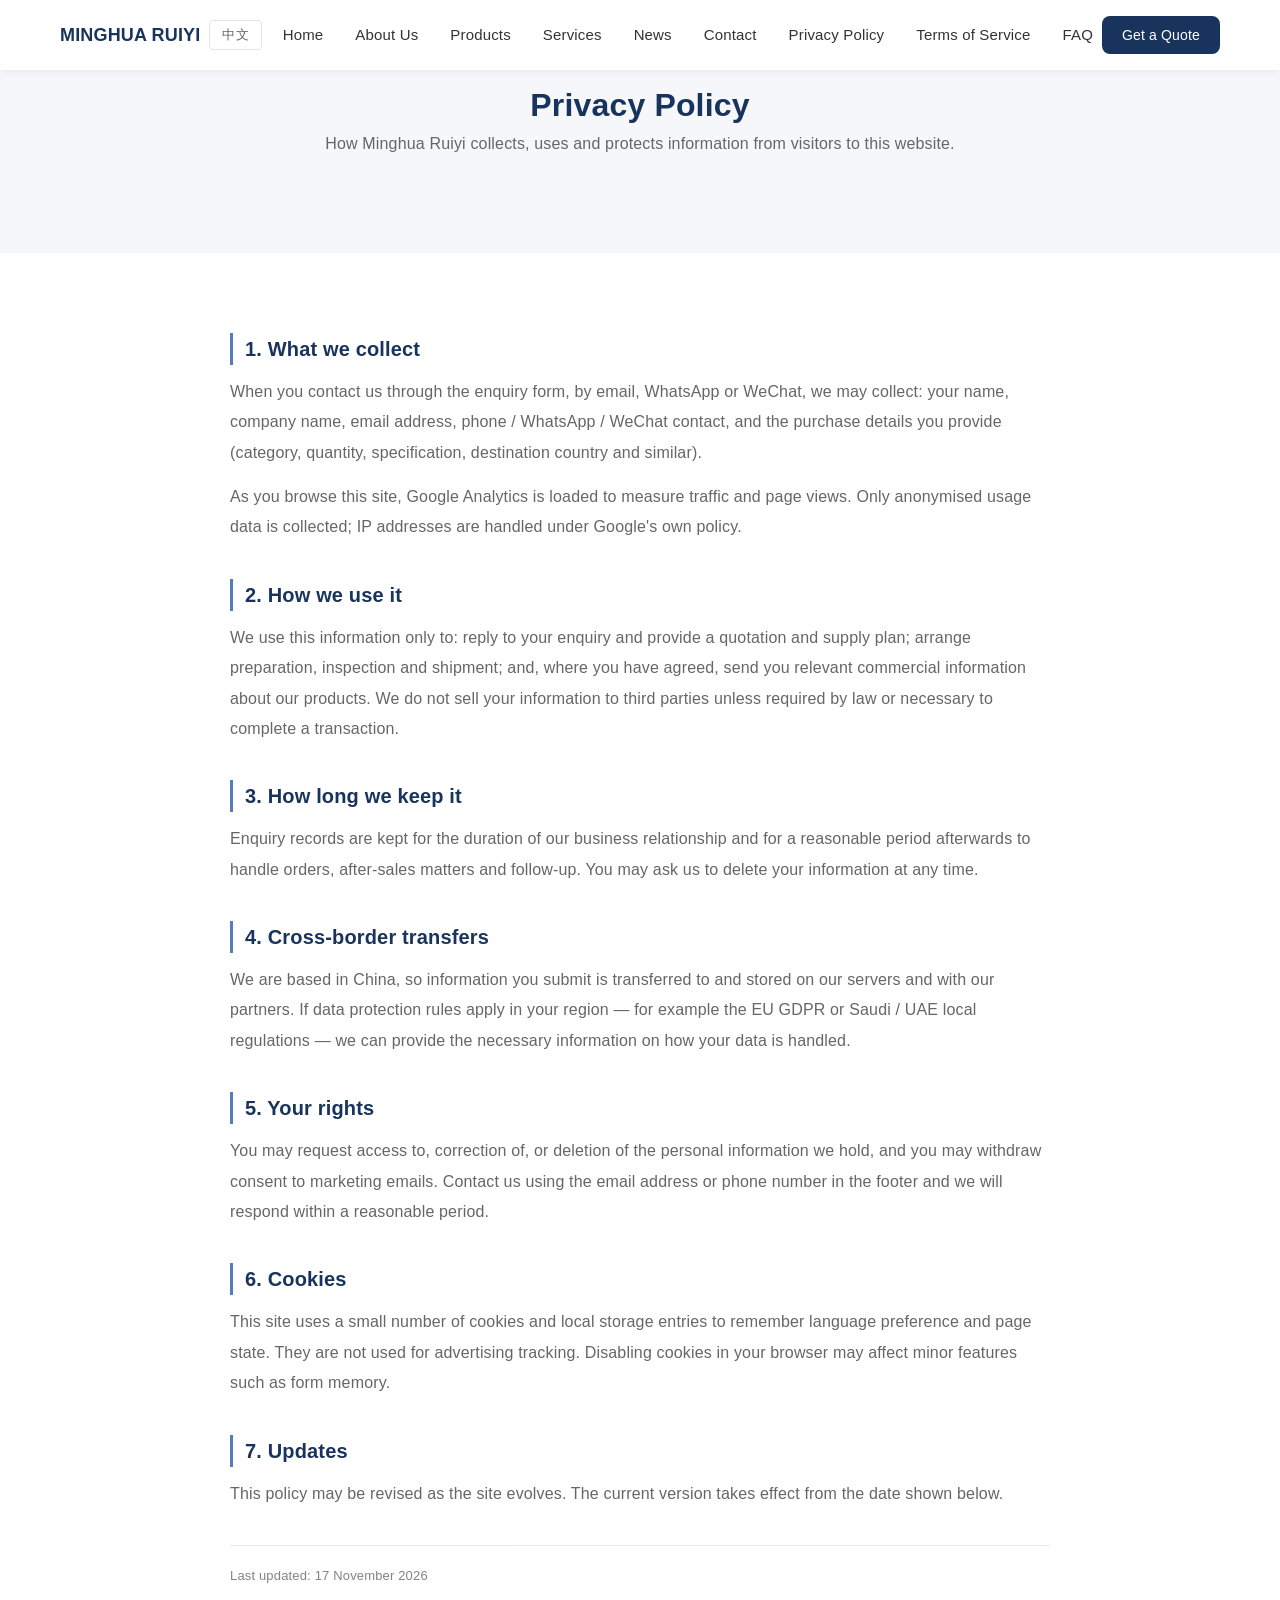
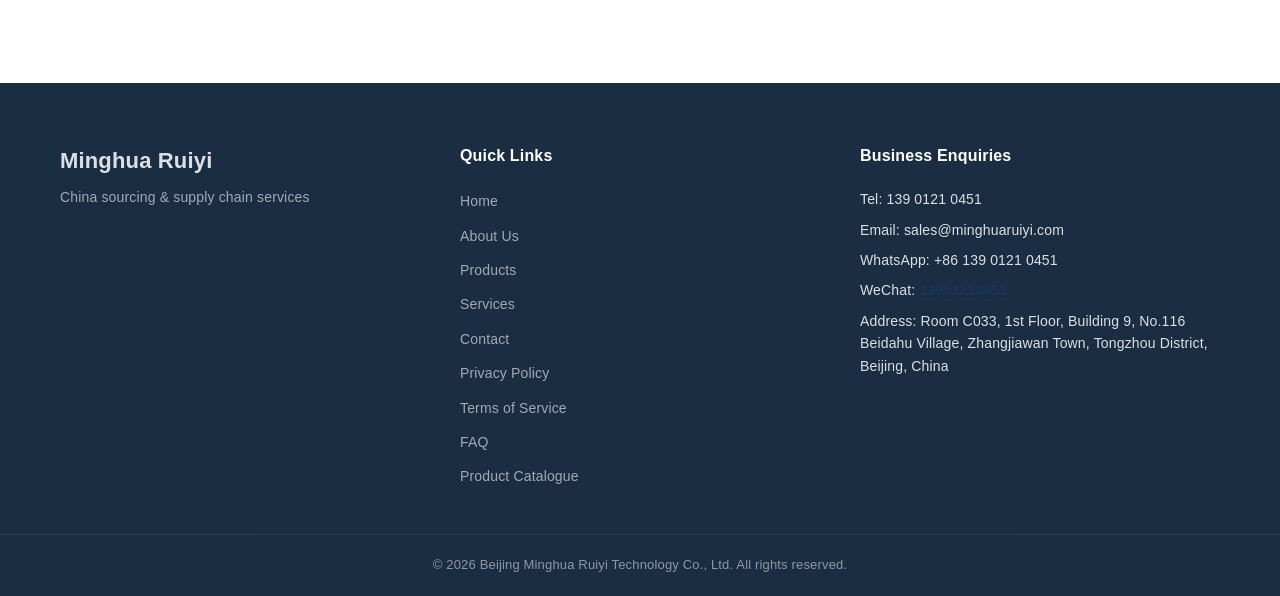
<file: privacy.html>
<!DOCTYPE html>
<html lang="en">
<head>
<!-- 多域名跳转 -->
<script>
(function () {
  var host = location.hostname;
  var APEX = "minghuaruiyi.com", WWW = "www.minghuaruiyi.com", EN = "en.minghuaruiyi.com";
  var EN_REDIR = "";
  if (EN_REDIR) {
    if (host === EN) {
      location.replace(EN_REDIR + location.pathname + location.search + location.hash);
      return;
    }
  }
  if (host === APEX) {
    location.replace("https://" + WWW + location.pathname + location.search + location.hash);
    return;
  }
  if (host === WWW && location.pathname.indexOf("/en/") === 0) {
    location.replace("https://" + EN + location.pathname.replace(/^\/en/, "") + location.search + location.hash);
  }
})();
</script>


    <meta charset="UTF-8">
    <meta name="viewport" content="width=device-width, initial-scale=1.0">
    <title>Privacy Policy | Minghua Ruiyi</title>
    <meta name="description" content="How Minghua Ruiyi collects, uses and protects the information you share with us, and how to request access or deletion.">
    <meta name="keywords" content="non woven fabric supplier China,geotextile,circuit breaker supplier,metal castings (cast iron, carbon steel, stainless steel, aluminium),HDPE plastic products,lifting machinery,hoist supplier China,China sourcing agent GCC,China trading company Beijing">
    <meta property="og:type" content="website">
    <meta property="og:title" content="Privacy Policy | Minghua Ruiyi">
    <meta property="og:description" content="How Minghua Ruiyi collects, uses and protects the information you share with us, and how to request access or deletion.">
    <meta property="og:site_name" content="Minghua Ruiyi">
    <meta property="og:locale" content="en_US">
    <meta property="og:locale:alternate" content="zh_CN">
    <meta name="twitter:card" content="summary_large_image">
    <link rel="icon" href="/favicon.svg" type="image/svg+xml">
    <link rel="canonical" href="https://en.minghuaruiyi.com/privacy.html">
    <link rel="stylesheet" href="/css/style.css">
    <meta property="og:image" content="https://minghuaruiyi.com/images/og-cover-en.png">
    <meta property="og:image:width" content="1200">
    <meta property="og:image:height" content="630">
    <meta property="og:image:alt" content="Minghua Ruiyi — China sourcing &amp; supply chain partner">
    <meta name="twitter:image" content="https://minghuaruiyi.com/images/og-cover-en.png">
    <meta name="twitter:image:alt" content="Minghua Ruiyi — China sourcing &amp; supply chain partner">
    <link rel="apple-touch-icon" href="/images/apple-touch-icon.png">
    <meta property="og:url" content="https://en.minghuaruiyi.com/privacy.html">
    <meta property="og:type" content="website">
    <link rel="alternate" hreflang="zh-CN" href="https://www.minghuaruiyi.com/privacy.html">
    <link rel="alternate" hreflang="en" href="https://en.minghuaruiyi.com/privacy.html">
    <link rel="alternate" hreflang="x-default" href="https://en.minghuaruiyi.com/">
</head>
<body>
    <a class="skip-link" href="#main">Skip to main content</a>
<header class="header">
        <div class="container header-inner">
            <a href="https://www.minghuaruiyi.com/" class="logo">MINGHUA RUIYI</a>
            <a href="https://www.minghuaruiyi.com/" class="lang-switch" lang="zh-CN" hreflang="zh-CN">中文</a>
            <nav class="nav">
                <a href="https://www.minghuaruiyi.com/" class="">Home</a>
                <a href="/about.html">About Us</a>
                <a href="/product.html">Products</a>
                <a href="/service.html">Services</a>
                <a href="/news.html">News</a>
                <a href="/contact.html">Contact</a>
                <a href="/privacy.html">Privacy Policy</a>
                <a href="/terms.html">Terms of Service</a>
                <a href="/faq.html">FAQ</a>
            </nav>
            <a href="/contact.html" class="btn-header">Get a Quote</a>
            <button class="hamburger" aria-label="Menu">
                <span></span>
                <span></span>
                <span></span>
            </button>
        </div>
    </header>
    <section id="main" class="section page-header">
        <div class="container">
            <h1>Privacy Policy</h1>
            <p class="section-desc">How Minghua Ruiyi collects, uses and protects information from visitors to this website.</p>
        </div>
    </section>

    <section class="section">
        <div class="container legal">
            <h2>1. What we collect</h2>
            <p>When you contact us through the enquiry form, by email, WhatsApp or WeChat, we may collect: your name, company name, email address, phone / WhatsApp / WeChat contact, and the purchase details you provide (category, quantity, specification, destination country and similar).</p>
            <p>As you browse this site, Google Analytics is loaded to measure traffic and page views. Only anonymised usage data is collected; IP addresses are handled under Google's own policy.</p>

            <h2>2. How we use it</h2>
            <p>We use this information only to: reply to your enquiry and provide a quotation and supply plan; arrange preparation, inspection and shipment; and, where you have agreed, send you relevant commercial information about our products. We do not sell your information to third parties unless required by law or necessary to complete a transaction.</p>

            <h2>3. How long we keep it</h2>
            <p>Enquiry records are kept for the duration of our business relationship and for a reasonable period afterwards to handle orders, after-sales matters and follow-up. You may ask us to delete your information at any time.</p>

            <h2>4. Cross-border transfers</h2>
            <p>We are based in China, so information you submit is transferred to and stored on our servers and with our partners. If data protection rules apply in your region — for example the EU GDPR or Saudi / UAE local regulations — we can provide the necessary information on how your data is handled.</p>

            <h2>5. Your rights</h2>
            <p>You may request access to, correction of, or deletion of the personal information we hold, and you may withdraw consent to marketing emails. Contact us using the email address or phone number in the footer and we will respond within a reasonable period.</p>

            <h2>6. Cookies</h2>
            <p>This site uses a small number of cookies and local storage entries to remember language preference and page state. They are not used for advertising tracking. Disabling cookies in your browser may affect minor features such as form memory.</p>

            <h2>7. Updates</h2>
            <p>This policy may be revised as the site evolves. The current version takes effect from the date shown below.</p>

            <p class="legal-note">Last updated: 17 November 2026</p>
        </div>
    </section>

<footer class="footer">
        <div class="container footer-inner">
            <div class="footer-left">
                <div class="footer-logo">Minghua Ruiyi</div>
                <p>China sourcing &amp; supply chain services</p>
            </div>
            <div class="footer-mid">
                <h4>Quick Links</h4>
                <a href="https://www.minghuaruiyi.com/">Home</a>
                <a href="/about.html">About Us</a>
                <a href="/product.html">Products</a>
                <a href="/service.html">Services</a>
                <a href="/contact.html">Contact</a>
                <a href="/privacy.html">Privacy Policy</a>
                <a href="/terms.html">Terms of Service</a>
                <a href="/faq.html">FAQ</a>
                <a href="/catalog.html">Product Catalogue</a>
            </div>
            <div class="footer-right">
                <h4>Business Enquiries</h4>
                <p>Tel: <a href="tel:+8613901210451">139 0121 0451</a></p>
                <p>Email: <a href="mailto:sales@minghuaruiyi.com">sales@minghuaruiyi.com</a></p>
                <p>WhatsApp: <a href="https://wa.me/8613901210451" target="_blank" rel="noopener">+86 139 0121 0451</a></p>
                <p>WeChat: <span class="wechat-id" data-wechat="13901210451">13901210451</span></p>
                <p>Address: Room C033, 1st Floor, Building 9, No.116 Beidahu Village, Zhangjiawan Town, Tongzhou District, Beijing, China</p>
            </div>
        </div>
        <div class="footer-bottom">
            <p>© 2026 Beijing Minghua Ruiyi Technology Co., Ltd. All rights reserved.</p>
        </div>
    </footer>
</body>
</html>
</file>
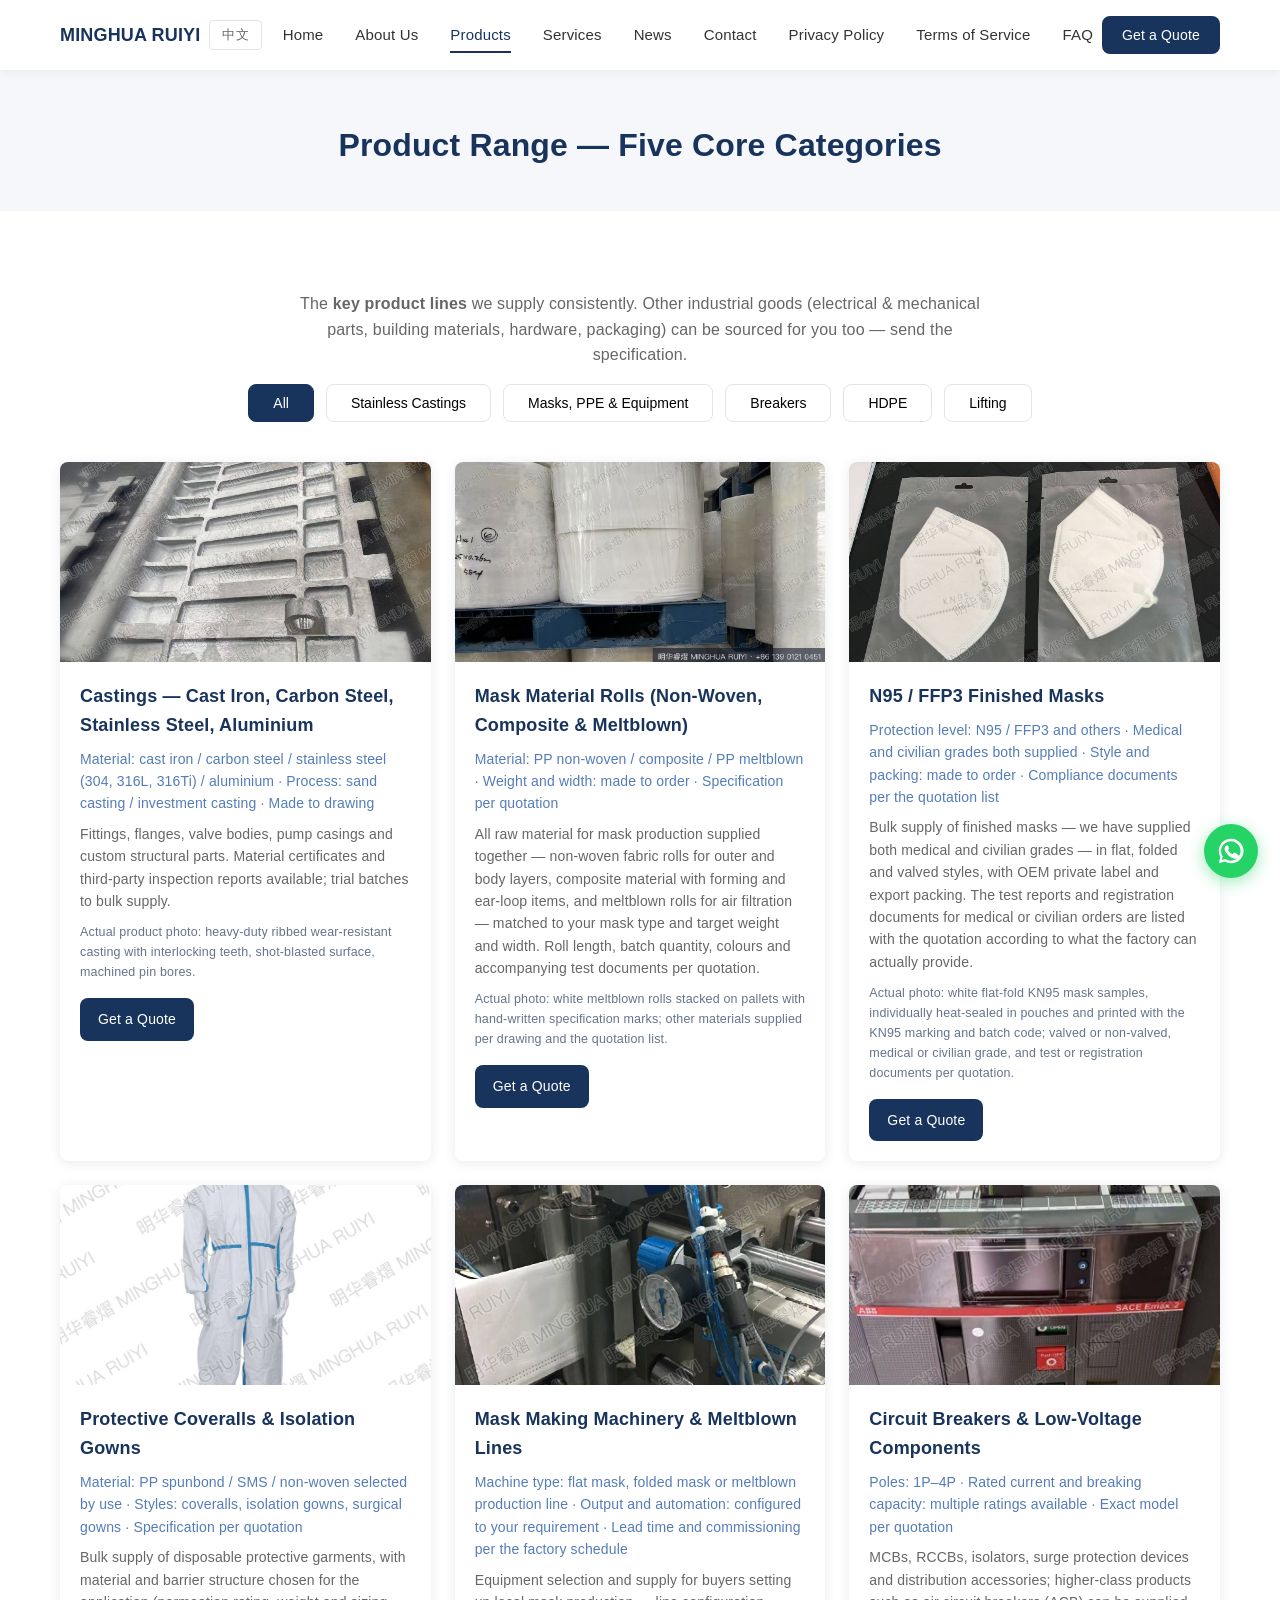
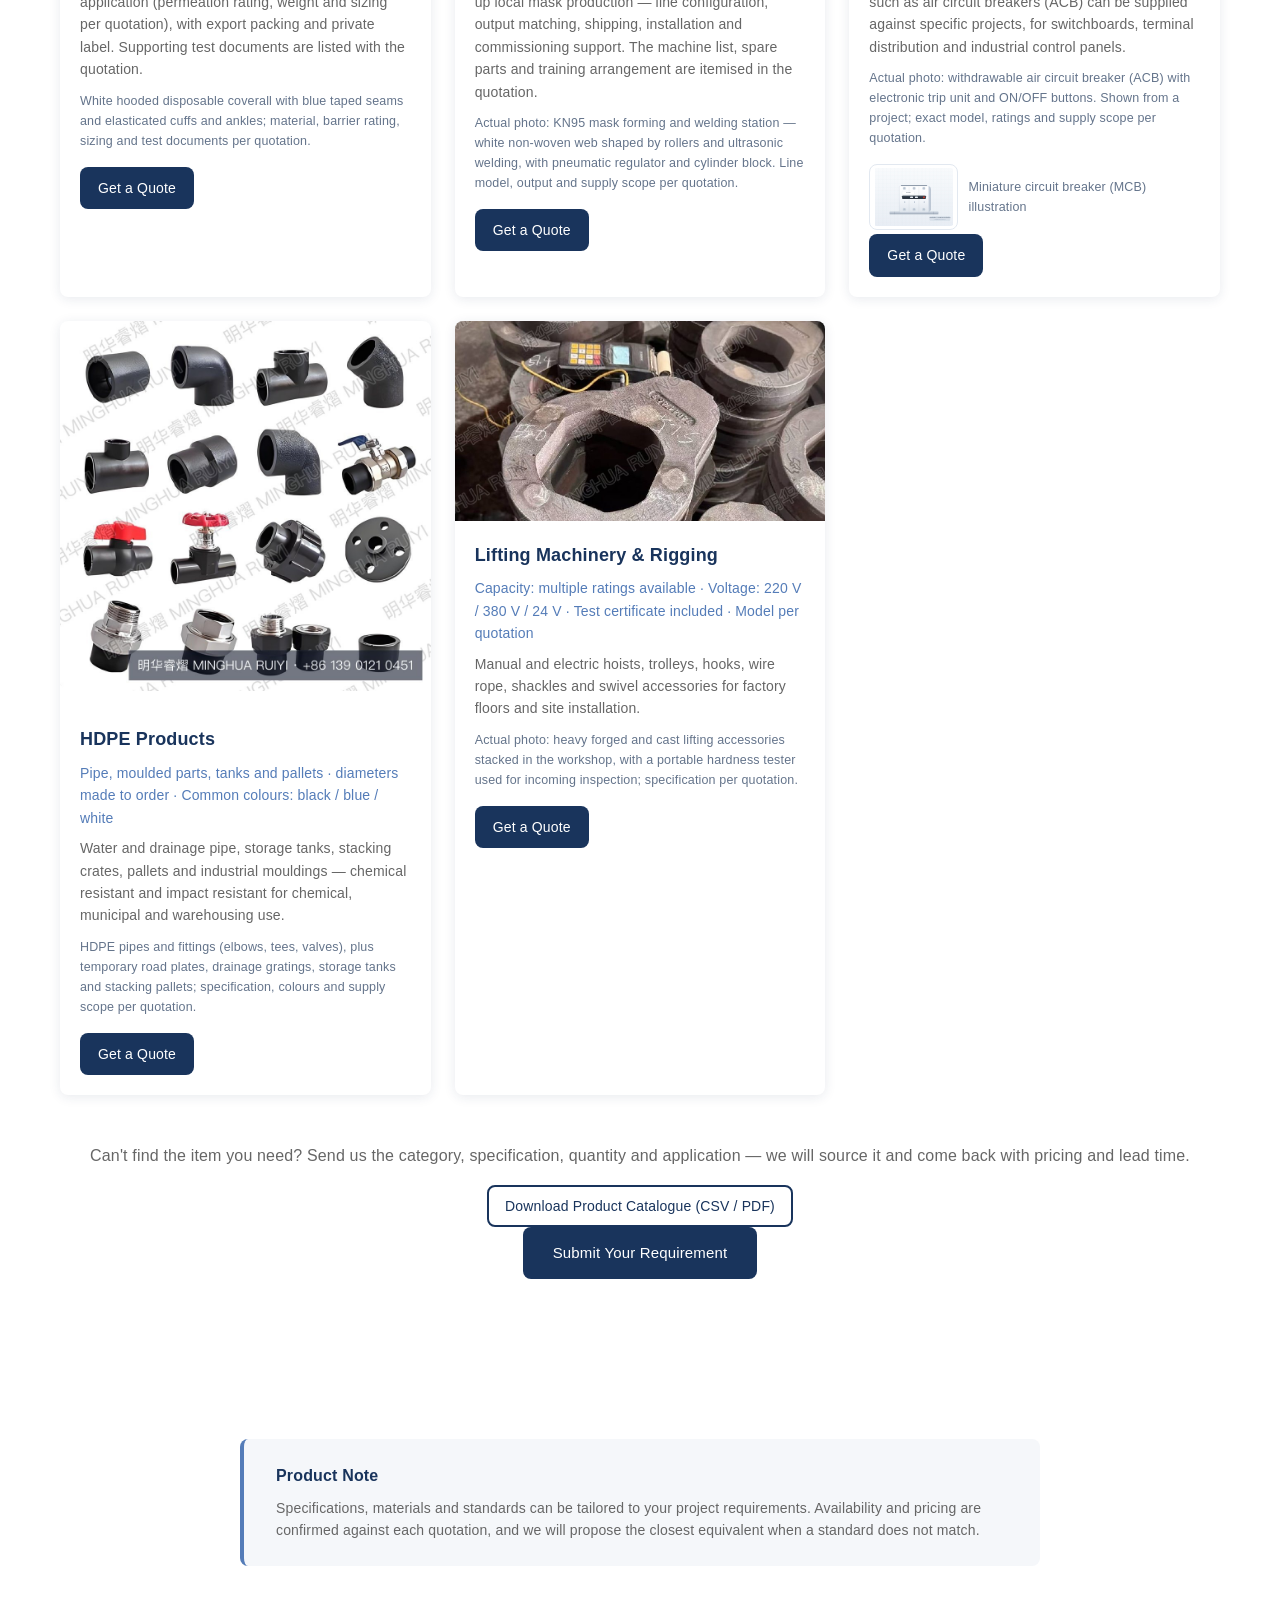
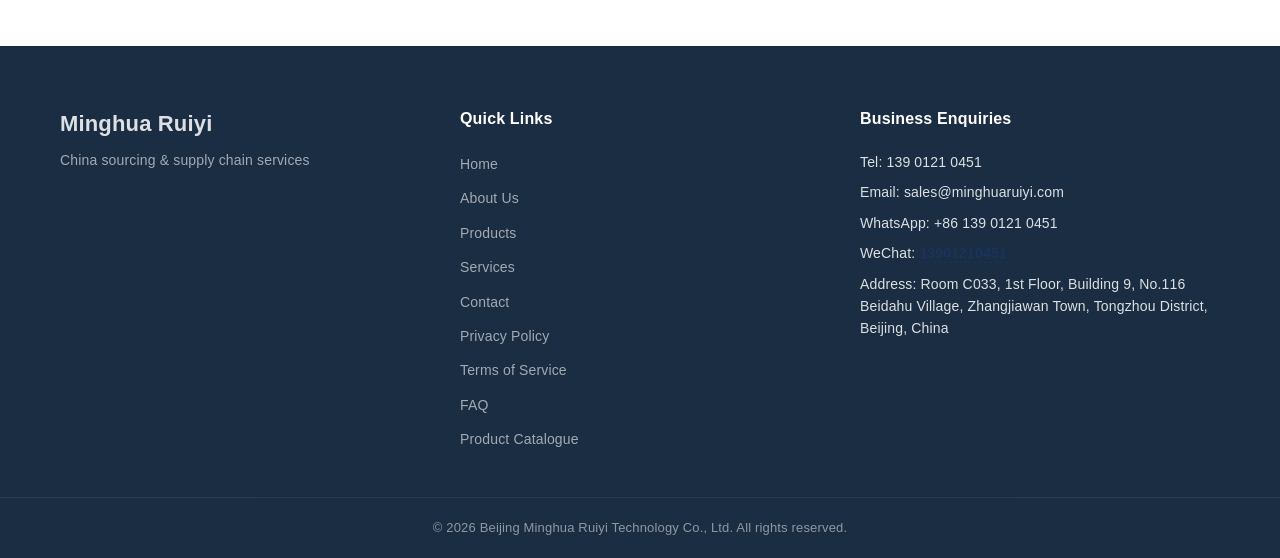
<file: product.html>
<!DOCTYPE html>
<html lang="en">
<head>
<!-- 多域名跳转 -->
<script>
(function () {
  var host = location.hostname;
  var APEX = "minghuaruiyi.com", WWW = "www.minghuaruiyi.com", EN = "en.minghuaruiyi.com";
  var EN_REDIR = "";
  if (EN_REDIR) {
    if (host === EN) {
      location.replace(EN_REDIR + location.pathname + location.search + location.hash);
      return;
    }
  }
  if (host === APEX) {
    location.replace("https://" + WWW + location.pathname + location.search + location.hash);
    return;
  }
  if (host === WWW && location.pathname.indexOf("/en/") === 0) {
    location.replace("https://" + EN + location.pathname.replace(/^\/en/, "") + location.search + location.hash);
  }
})();
</script>

    <meta charset="UTF-8">
    <meta name="viewport" content="width=device-width, initial-scale=1.0">
    <title>Products — Mask Materials, Castings, HDPE, Lifting | Minghua Ruiyi</title>
    <meta name="description" content="Key product lines: mask materials and equipment, circuit breakers, metal castings, HDPE and lifting — plus full-category industrial sourcing.">
    <link rel="icon" href="/favicon.svg" type="image/svg+xml">
    <link rel="canonical" href="https://en.minghuaruiyi.com/product.html">
    <link rel="stylesheet" href="/css/style.css">
    <meta property="og:title" content="Products — Mask Non-Woven, Breakers, Castings, HDPE, Lifting | Minghua Ruiyi">
    <meta property="og:description" content="Key product lines: mask materials and equipment, circuit breakers, metal castings, HDPE and lifting — plus full-category industrial sourcing.">
    <meta property="og:site_name" content="Minghua Ruiyi">
    <meta property="og:locale" content="en_US">
    <meta property="og:locale:alternate" content="zh_CN">
    <meta property="og:image" content="https://minghuaruiyi.com/images/og-product-en.png">
    <meta property="og:image:width" content="1200">
    <meta property="og:image:height" content="630">
    <meta property="og:image:alt" content="Minghua Ruiyi product range">
    <meta name="twitter:image" content="https://minghuaruiyi.com/images/og-product-en.png">
    <meta name="twitter:image:alt" content="Minghua Ruiyi product range">
    <link rel="apple-touch-icon" href="/images/apple-touch-icon.png">
    <script type="application/ld+json">
{
    "@context": "https://schema.org",
    "@graph": [
        {
            "@type": "Organization",
            "@id": "https://en.minghuaruiyi.com/#org",
            "name": "Beijing Minghua Ruiyi Technology Co., Ltd.",
            "legalName": "Beijing Minghua Ruiyi Technology Co., Ltd.",
            "alternateName": "Minghua Ruiyi",
            "url": "https://en.minghuaruiyi.com/",
            "logo": "https://minghuaruiyi.com/images/og-cover-en.png",
            "image": "https://minghuaruiyi.com/images/og-cover-en.png",
            "description": "General trading and full-category industrial sourcing partner — protective coveralls,isolation gown,disposable gown,PPE clothing,medical gown,N95 mask,FFP3 mask,KN95 mask,finished masks,face mask manufacturer,mask making machine,mask production line,meltblown line,mask-grade non-woven fabric, circuit breakers, metal castings (cast iron, carbon steel, stainless steel, aluminium), HDPE plastic products and lifting machinery — bulk supply, OEM and consolidated shipments.",
            "telephone": "+8613901210451",
            "email": "sales@minghuaruiyi.com",
            "address": {
                "@type": "PostalAddress",
                "streetAddress": "Room C033, 1st Floor, Building 9, No.116 Beidahu Village, Zhangjiawan Town, Tongzhou District, Beijing, China",
                "addressLocality": "Tongzhou District",
                "addressRegion": "Beijing",
                "addressCountry": "CN"
            },
            "areaServed": [
                "CN",
                "SA",
                "AE",
                "QA",
                "KW",
                "OM",
                "BH"
            ],
            "knowsLanguage": [
                "zh-CN",
                "en"
            ],
            "knowsAbout": [
                "Non-woven fabric",
                "Geotextile",
                "Circuit breakers",
                "Metal castings (cast iron, carbon steel, stainless steel, aluminium)",
                "HDPE plastic products",
                "Lifting machinery"
            ],
            "contactPoint": [
                {
                    "@type": "ContactPoint",
                    "telephone": "+8613901210451",
                    "email": "sales@minghuaruiyi.com",
                    "contactType": "sales",
                    "areaServed": [
                        "CN",
                        "SA",
                        "AE"
                    ],
                    "availableLanguage": [
                        "zh-CN",
                        "en"
                    ]
                }
            ]
        },
        {
            "@type": "CollectionPage",
            "url": "https://en.minghuaruiyi.com/product.html",
            "name": "Minghua Ruiyi product range",
            "isPartOf": {
                "@id": "https://en.minghuaruiyi.com/#org"
            },
            "inLanguage": "en"
        }
    ]
}
    </script>
    <link rel="alternate" hreflang="zh-CN" href="https://www.minghuaruiyi.com/product.html">
    <link rel="alternate" hreflang="en" href="https://en.minghuaruiyi.com/product.html">
    <link rel="alternate" hreflang="x-default" href="https://en.minghuaruiyi.com/">
</head>
<body>
    <a class="skip-link" href="#main">Skip to main content</a>
    <header class="header">
        <div class="container header-inner">
            <a href="https://www.minghuaruiyi.com/" class="logo">MINGHUA RUIYI</a>
            <a href="https://www.minghuaruiyi.com/" class="lang-switch" lang="zh-CN" hreflang="zh-CN">中文</a>
            <nav class="nav">
                <a href="https://www.minghuaruiyi.com/">Home</a>
                <a href="/about.html">About Us</a>
                <a href="/product.html" class="active">Products</a>
                <a href="/service.html">Services</a>
                <a href="/news.html">News</a>
                <a href="/contact.html">Contact</a>
                <a href="/privacy.html">Privacy Policy</a>
                <a href="/terms.html">Terms of Service</a>
                <a href="/faq.html">FAQ</a>
            </nav>
            <a href="/contact.html" class="btn-header">Get a Quote</a>
            <button class="hamburger" aria-label="Menu"><span></span><span></span><span></span></button>
        </div>
    </header>

    <div class="mobile-nav">
        <a href="https://www.minghuaruiyi.com/">Home</a>
        <a href="/about.html">About Us</a>
        <a href="/product.html">Products</a>
        <a href="/service.html">Services</a>
        <a href="/news.html">News</a>
        <a href="/contact.html">Contact</a>
        <a href="/privacy.html">Privacy Policy</a>
        <a href="/terms.html">Terms of Service</a>
        <a href="/faq.html">FAQ</a>
        <a href="/contact.html" class="btn-mobile">Get a Quote</a>
    </div>

    <section id="main" class="page-header">
        <h1>Product Range — Five Core Categories</h1>
    </section>

    <section class="section product-section">
        <div class="container">
            <p class="section-desc">The <b>key product lines</b> we supply consistently. Other industrial goods (electrical &amp; mechanical parts, building materials, hardware, packaging) can be sourced for you too — send the specification.</p>
            <div class="filter-tabs">
                <button class="filter-btn active" data-filter="all">All</button>
                <button class="filter-btn" data-filter="cat3">Stainless Castings</button>
                <button class="filter-btn" data-filter="cat1">Masks, PPE &amp; Equipment</button>
                <button class="filter-btn" data-filter="cat2">Breakers</button>
                <button class="filter-btn" data-filter="cat4">HDPE</button>
                <button class="filter-btn" data-filter="cat5">Lifting</button>
            </div>

            <div class="product-grid" id="productGrid">
                <div class="product-card" data-category="cat3">
                    <div class="product-image real-photo"><img src="/images/real/casting/casting-heavy-duty-plate.jpg" alt="Heavy-duty ribbed wear-resistant casting, shot-bast, machined pin bores" loading="lazy" decoding="async" onerror="this.onerror=null;this.src='/images/en/prod-casting.svg'"></div>
                    <div class="product-detail">
                        <h3>Castings — Cast Iron, Carbon Steel, Stainless Steel, Aluminium</h3>
                        <p class="product-spec">Material: cast iron / carbon steel / stainless steel (304, 316L, 316Ti) / aluminium · Process: sand casting / investment casting · Made to drawing</p>
                        <p class="product-desc">Fittings, flanges, valve bodies, pump casings and custom structural parts. Material certificates and third-party inspection reports available; trial batches to bulk supply.</p>
                        <p class="product-desc photo-cap">Actual product photo: heavy-duty ribbed wear-resistant casting with interlocking teeth, shot-blasted surface, machined pin bores.</p>
                        <a href="/contact.html?cat=casting" class="btn btn-primary btn-sm">Get a Quote</a>
                    </div>
                </div>
                <div class="product-card" data-category="cat1">
                    <div class="product-image real-photo"><img src="/images/real/meltblown/meltblown-rolls.jpg" alt="Actual photo of mask material rolls: white meltblown rolls stacked on plastic pallets with hand-written specification marks" loading="lazy" decoding="async" onerror="this.onerror=null;this.src='/images/en/prod-nonwoven-composite.svg'"></div>
                    <div class="product-detail">
                        <h3>Mask Material Rolls (Non-Woven, Composite &amp; Meltblown)</h3>
                        <p class="product-spec">Material: PP non-woven / composite / PP meltblown · Weight and width: made to order · Specification per quotation</p>
                        <p class="product-desc">All raw material for mask production supplied together — non-woven fabric rolls for outer and body layers, composite material with forming and ear-loop items, and meltblown rolls for air filtration — matched to your mask type and target weight and width. Roll length, batch quantity, colours and accompanying test documents per quotation.</p>
                        <p class="product-desc photo-cap">Actual photo: white meltblown rolls stacked on pallets with hand-written specification marks; other materials supplied per drawing and the quotation list.</p>
                        <a href="/contact.html?cat=mask-material" class="btn btn-primary btn-sm">Get a Quote</a>
                    </div>
                </div>
                <div class="product-card" data-category="cat1">
                    <div class="product-image real-photo"><img src="/images/real/mask/N95.jpg" alt="Actual photo of N95 mask samples: two white flat-fold KN95 masks, each heat-sealed in its own frosted transparent pouch, printed with KN95 marking and batch code, white round ear loops" loading="lazy" decoding="async" onerror="this.onerror=null;this.src='/images/en/prod-mask.svg'"></div>
                    <div class="product-detail">
                        <h3>N95 / FFP3 Finished Masks</h3>
                        <p class="product-spec">Protection level: N95 / FFP3 and others · Medical and civilian grades both supplied · Style and packing: made to order · Compliance documents per the quotation list</p>
                        <p class="product-desc">Bulk supply of finished masks — we have supplied both medical and civilian grades — in flat, folded and valved styles, with OEM private label and export packing. The test reports and registration documents for medical or civilian orders are listed with the quotation according to what the factory can actually provide.</p>
                        <p class="product-desc photo-cap">Actual photo: white flat-fold KN95 mask samples, individually heat-sealed in pouches and printed with the KN95 marking and batch code; valved or non-valved, medical or civilian grade, and test or registration documents per quotation.</p>
                        <a href="/contact.html?cat=mask" class="btn btn-primary btn-sm">Get a Quote</a>
                    </div>
                </div>
                <div class="product-card" data-category="cat1">
                    <div class="product-image real-photo"><img src="/images/real/ppe/ppe-coverall.jpg" alt="Disposable coverall: white hooded full-body protective suit with blue taped seams and elasticated cuffs and ankles" loading="lazy" decoding="async" onerror="this.onerror=null;this.src='/images/en/prod-ppe.svg'"></div>
                    <div class="product-detail">
                        <h3>Protective Coveralls &amp; Isolation Gowns</h3>
                        <p class="product-spec">Material: PP spunbond / SMS / non-woven selected by use · Styles: coveralls, isolation gowns, surgical gowns · Specification per quotation</p>
                        <p class="product-desc">Bulk supply of disposable protective garments, with material and barrier structure chosen for the application (permeation rating, weight and sizing per quotation), with export packing and private label. Supporting test documents are listed with the quotation.</p>
                        <p class="product-desc photo-cap">White hooded disposable coverall with blue taped seams and elasticated cuffs and ankles; material, barrier rating, sizing and test documents per quotation.</p>
                        <a href="/contact.html?cat=ppe" class="btn btn-primary btn-sm">Get a Quote</a>
                    </div>
                </div>
                <div class="product-card" data-category="cat1">
                    <div class="product-image real-photo"><img src="/images/real/mask-machine/KN95.jpg" alt="Actual photo of a mask production line: KN95 mask forming and welding station, white non-woven web guided through rollers and ultrasonic welding, with pneumatic regulator and FESTO cylinder block" loading="lazy" decoding="async" onerror="this.onerror=null;this.src='/images/en/prod-mask-machine.svg'"></div>
                    <div class="product-detail">
                        <h3>Mask Making Machinery &amp; Meltblown Lines</h3>
                        <p class="product-spec">Machine type: flat mask, folded mask or meltblown production line · Output and automation: configured to your requirement · Lead time and commissioning per the factory schedule</p>
                        <p class="product-desc">Equipment selection and supply for buyers setting up local mask production — line configuration, output matching, shipping, installation and commissioning support. The machine list, spare parts and training arrangement are itemised in the quotation.</p>
                        <p class="product-desc photo-cap">Actual photo: KN95 mask forming and welding station — white non-woven web shaped by rollers and ultrasonic welding, with pneumatic regulator and cylinder block. Line model, output and supply scope per quotation.</p>
                        <a href="/contact.html?cat=mask-machine" class="btn btn-primary btn-sm">Get a Quote</a>
                    </div>
                </div>
                <div class="product-card" data-category="cat2">
                    <div class="product-image real-photo"><img src="/images/real/breaker/breaker-acb.jpg" alt="Actual photo of a withdrawable air circuit breaker (ACB): dark grey body, top terminals and arc chute cover, ON/OFF buttons and electronic trip unit on the panel" loading="lazy" decoding="async" onerror="this.onerror=null;this.src='/images/en/prod-breaker.svg'"></div>
                    <div class="product-detail">
                        <h3>Circuit Breakers &amp; Low-Voltage Components</h3>
                        <p class="product-spec">Poles: 1P–4P · Rated current and breaking capacity: multiple ratings available · Exact model per quotation</p>
                        <p class="product-desc">MCBs, RCCBs, isolators, surge protection devices and distribution accessories; higher-class products such as air circuit breakers (ACB) can be supplied against specific projects, for switchboards, terminal distribution and industrial control panels.</p>
                        <p class="product-desc photo-cap">Actual photo: withdrawable air circuit breaker (ACB) with electronic trip unit and ON/OFF buttons. Shown from a project; exact model, ratings and supply scope per quotation.</p>
                        <div class="spec-illus"><img src="/images/en/prod-breaker.svg" alt="Illustration of a miniature circuit breaker (MCB)" decoding="async"><span>Miniature circuit breaker (MCB) illustration</span></div>
                        <a href="/contact.html?cat=breaker" class="btn btn-primary btn-sm">Get a Quote</a>
                    </div>
                </div>
                <div class="product-card" data-category="cat4">
                    <div class="product-gallery single">
                        <img src="/images/real/hdpe/hdpe-pipe-fittings.jpg" alt="HDPE pipes and fittings: black pipe with elbows, tees and valves" loading="lazy" decoding="async" onerror="this.onerror=null;this.src='/images/en/prod-hdpe.svg'">
                    </div>
                    <div class="product-detail">
                        <h3>HDPE Products</h3>
                        <p class="product-spec">Pipe, moulded parts, tanks and pallets · diameters made to order · Common colours: black / blue / white</p>
                        <p class="product-desc">Water and drainage pipe, storage tanks, stacking crates, pallets and industrial mouldings — chemical resistant and impact resistant for chemical, municipal and warehousing use.</p>
                        <p class="product-desc photo-cap">HDPE pipes and fittings (elbows, tees, valves), plus temporary road plates, drainage gratings, storage tanks and stacking pallets; specification, colours and supply scope per quotation.</p>
                        <a href="/contact.html?cat=hdpe" class="btn btn-primary btn-sm">Get a Quote</a>
                    </div>
                </div>
                <div class="product-card" data-category="cat5">
                    <div class="product-image real-photo"><img src="/images/real/lifting/lifting-accessories.jpg" alt="Actual photo of heavy forged and cast lifting accessories stacked on the workshop floor beside a portable hardness tester" loading="lazy" decoding="async" onerror="this.onerror=null;this.src='/images/en/prod-lifting.svg'"></div>
                    <div class="product-detail">
                        <h3>Lifting Machinery &amp; Rigging</h3>
                        <p class="product-spec">Capacity: multiple ratings available · Voltage: 220 V / 380 V / 24 V · Test certificate included · Model per quotation</p>
                        <p class="product-desc">Manual and electric hoists, trolleys, hooks, wire rope, shackles and swivel accessories for factory floors and site installation.</p>
                        <p class="product-desc photo-cap">Actual photo: heavy forged and cast lifting accessories stacked in the workshop, with a portable hardness tester used for incoming inspection; specification per quotation.</p>
                        <a href="/contact.html?cat=lifting" class="btn btn-primary btn-sm">Get a Quote</a>
                    </div>
                </div>
            </div>

            <div class="section-footer">
                <p class="inquiry-tip">Can't find the item you need? Send us the category, specification, quantity and application — we will source it and come back with pricing and lead time.</p>
        <p style="text-align:center; margin-top:10px;"><a href="/catalog.html" class="btn btn-outline btn-sm">Download Product Catalogue (CSV / PDF)</a></p>
                <a href="/contact.html" class="btn btn-primary">Submit Your Requirement</a>
            </div>
        </div>
    </section>

    <section class="section notice">
        <div class="container">
            <div class="notice-box">
                <h4>Product Note</h4>
                <p>Specifications, materials and standards can be tailored to your project requirements. Availability and pricing are confirmed against each quotation, and we will propose the closest equivalent when a standard does not match.</p>
            </div>
        </div>
    </section>

    <footer class="footer">
        <div class="container footer-inner">
            <div class="footer-left">
                <div class="footer-logo">Minghua Ruiyi</div>
                <p>China sourcing &amp; supply chain services</p>
            </div>
            <div class="footer-mid">
                <h4>Quick Links</h4>
                <a href="https://www.minghuaruiyi.com/">Home</a>
                <a href="/about.html">About Us</a>
                <a href="/product.html">Products</a>
                <a href="/service.html">Services</a>
                <a href="/contact.html">Contact</a>
                <a href="/privacy.html">Privacy Policy</a>
                <a href="/terms.html">Terms of Service</a>
                <a href="/faq.html">FAQ</a>
                <a href="/catalog.html">Product Catalogue</a>
            </div>
            <div class="footer-right">
                <h4>Business Enquiries</h4>
                <p>Tel: <a href="tel:+8613901210451">139 0121 0451</a></p>
                <p>Email: <a href="mailto:sales@minghuaruiyi.com">sales@minghuaruiyi.com</a></p>
                <p>WhatsApp: <a href="https://wa.me/8613901210451" target="_blank" rel="noopener">+86 139 0121 0451</a></p>
                <p>WeChat: <span class="wechat-id" data-wechat="13901210451">13901210451</span></p>
                <p>Address: Room C033, 1st Floor, Building 9, No.116 Beidahu Village, Zhangjiawan Town, Tongzhou District, Beijing, China</p>
            </div>
        </div>
        <div class="footer-bottom">
            <p>© 2026 Beijing Minghua Ruiyi Technology Co., Ltd. All rights reserved.</p>
        </div>
    </footer>

    <a class="wa-float" href="https://wa.me/8613901210451?text=Hello%2C%20I%27m%20interested%20in%20your%20products." target="_blank" rel="noopener" aria-label="WhatsApp">
        <svg viewBox="0 0 32 32" width="30" height="30" fill="#fff"><path d="M16 3C8.8 3 3 8.8 3 16c0 2.3.6 4.5 1.7 6.4L3 29l6.8-1.8A13 13 0 1 0 16 3zm0 23.4c-2 0-4-.6-5.6-1.6l-.4-.2-3.9 1 1.1-3.8-.3-.4A10.4 10.4 0 1 1 16 26.4zm5.8-7.7c-.3-.2-1.9-.9-2.2-1s-.5-.2-.7.2-.8 1-1 1.2-.4.2-.7.1a8.6 8.6 0 0 1-4.2-3.7c-.3-.5.3-.5.9-1.6a.9.9 0 0 0 0-.9l-1-2.3c-.3-.7-.6-.6-.8-.6h-.7a1.4 1.4 0 0 0-1 .5 4.2 4.2 0 0 0-1.3 3.1 7.3 7.3 0 0 0 1.5 3.8 16.7 16.7 0 0 0 6.4 5.7 21 21 0 0 0 2.1.8 5 5 0 0 0 2.3.1 3.8 3.8 0 0 0 2.5-1.8 3.1 3.1 0 0 0 .2-1.8c-.1-.1-.3-.2-.5-.3z"/></svg>
    </a>

    <script src="/js/main.min.js" defer></script>
</body>
</html>
</file>
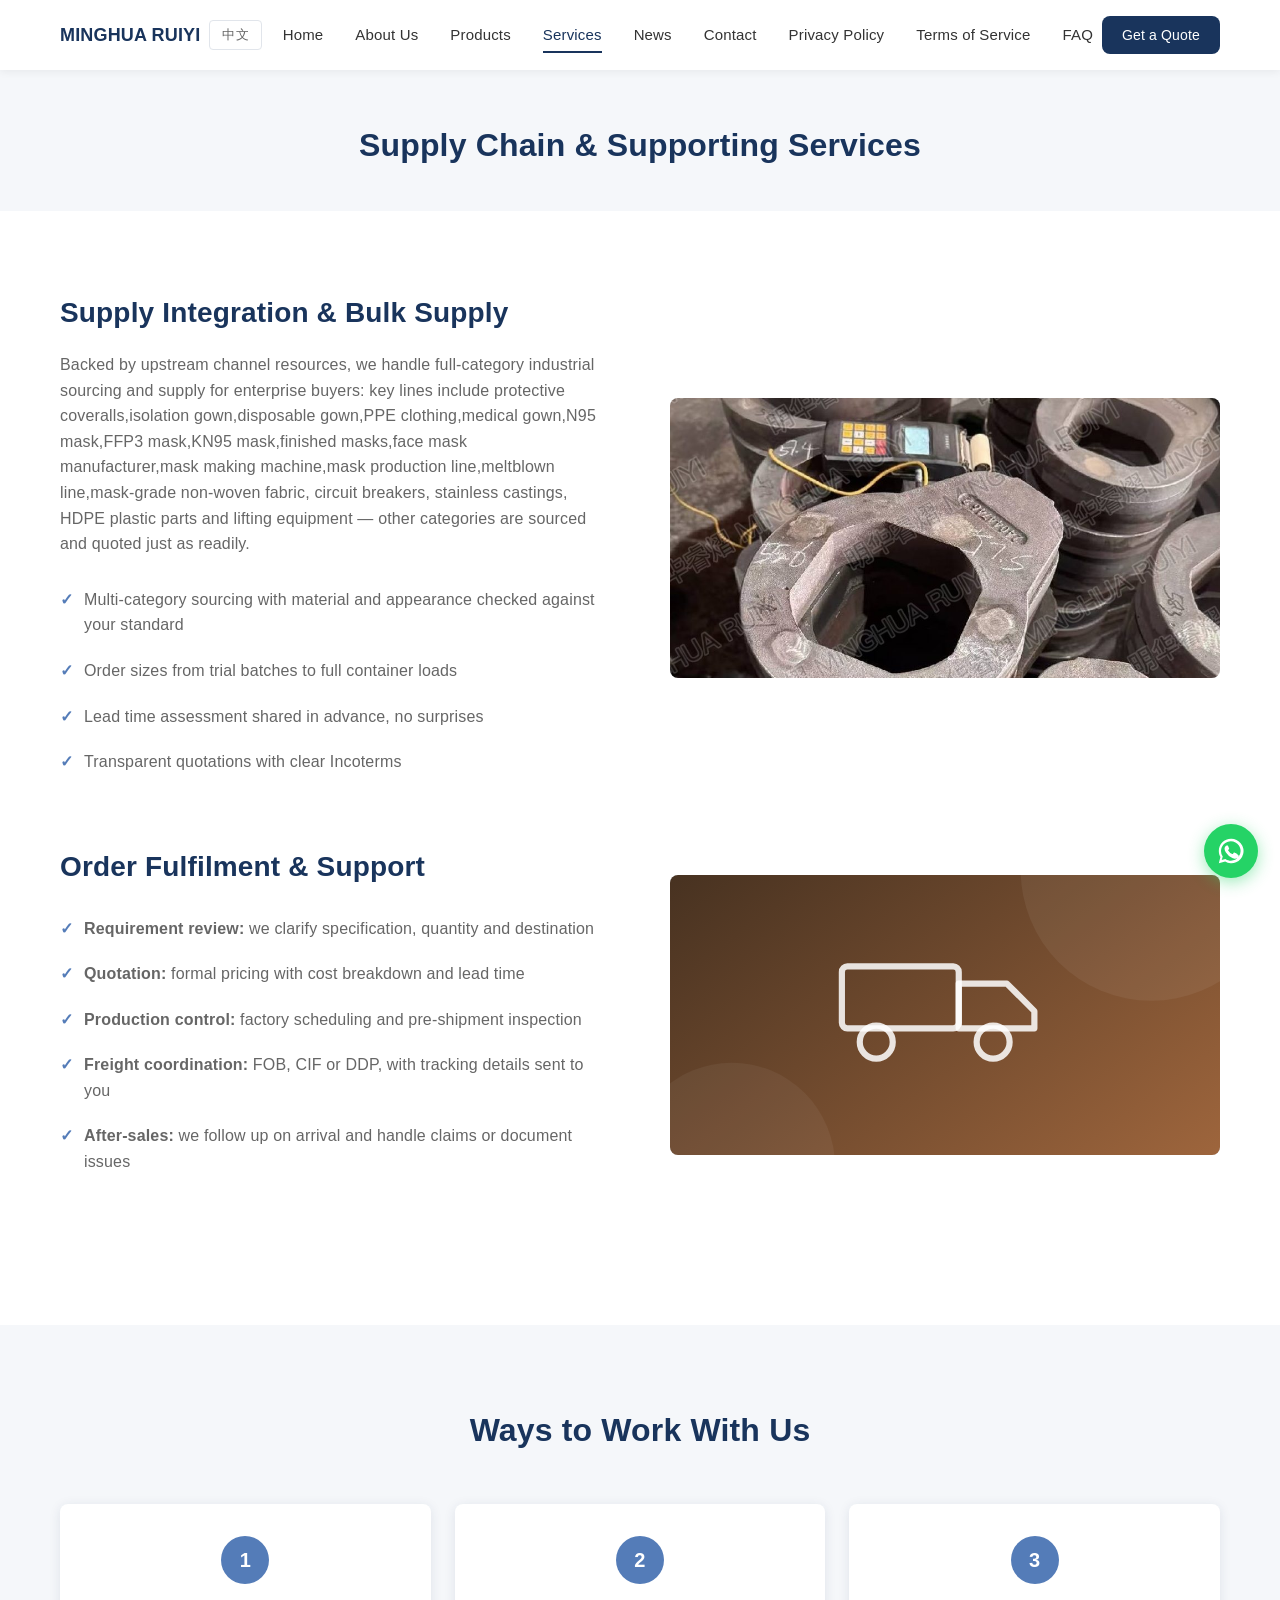
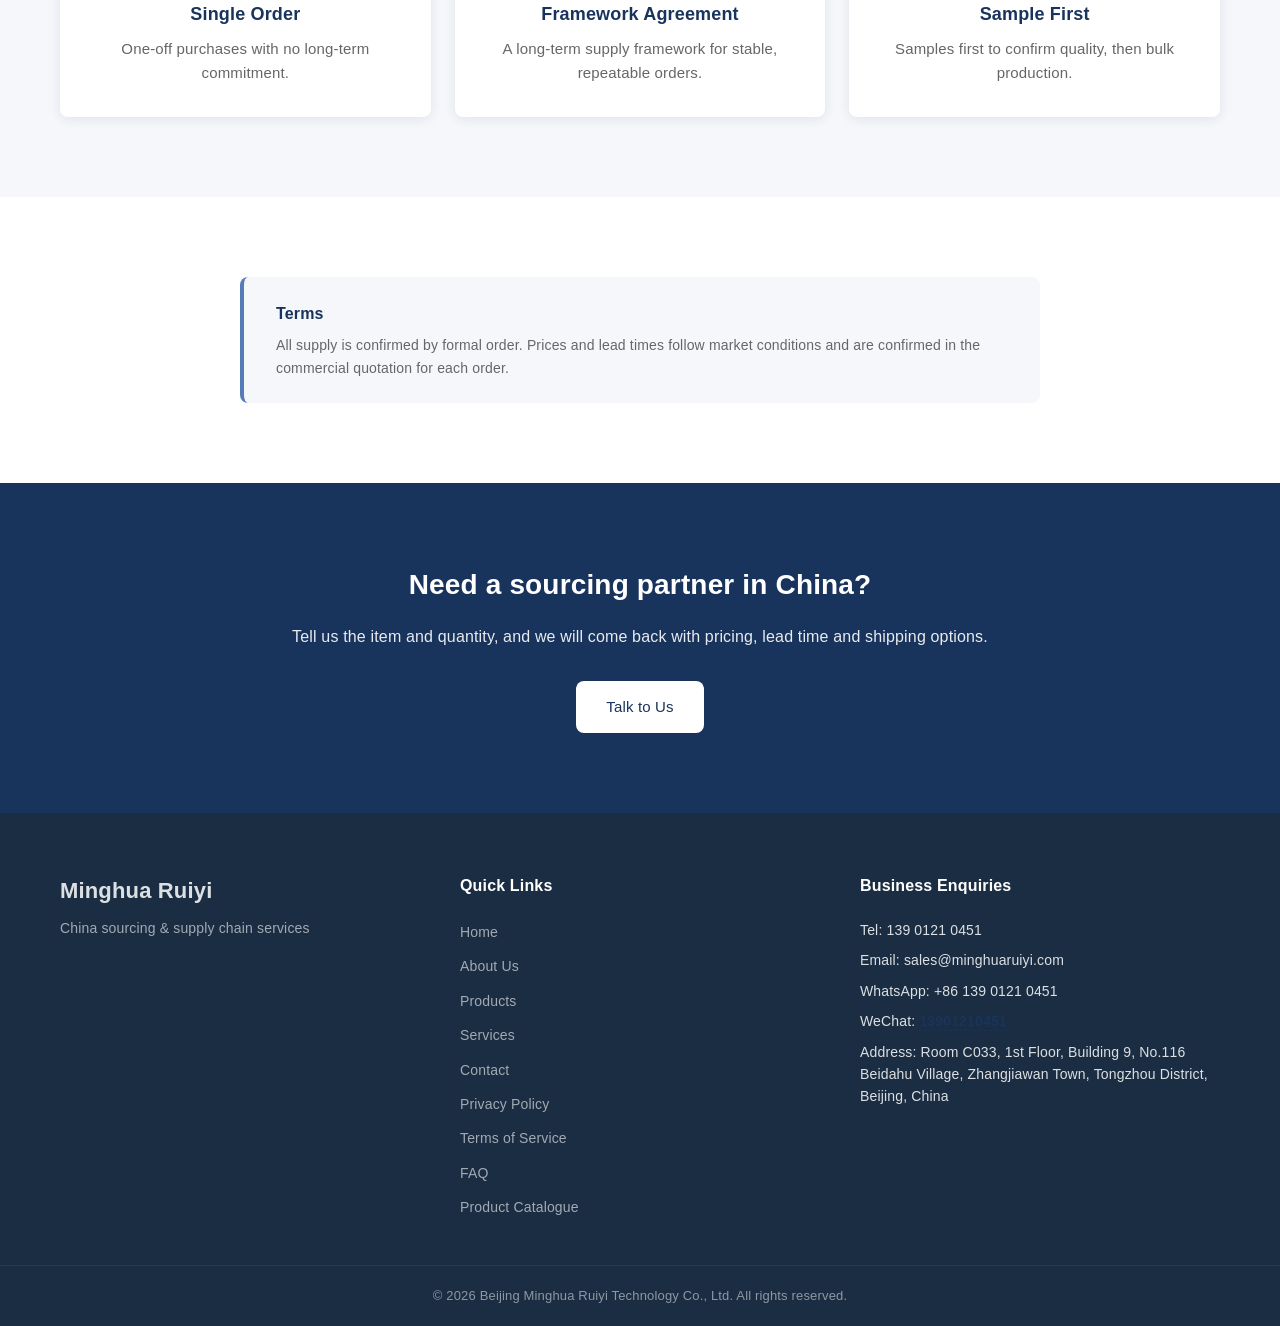
<file: service.html>
<!DOCTYPE html>
<html lang="en">
<head>
<!-- 多域名跳转 -->
<script>
(function () {
  var host = location.hostname;
  var APEX = "minghuaruiyi.com", WWW = "www.minghuaruiyi.com", EN = "en.minghuaruiyi.com";
  var EN_REDIR = "";
  if (EN_REDIR) {
    if (host === EN) {
      location.replace(EN_REDIR + location.pathname + location.search + location.hash);
      return;
    }
  }
  if (host === APEX) {
    location.replace("https://" + WWW + location.pathname + location.search + location.hash);
    return;
  }
  if (host === WWW && location.pathname.indexOf("/en/") === 0) {
    location.replace("https://" + EN + location.pathname.replace(/^\/en/, "") + location.search + location.hash);
  }
})();
</script>

    <meta charset="UTF-8">
    <meta name="viewport" content="width=device-width, initial-scale=1.0">
    <title>Supply Chain Services — Minghua Ruiyi</title>
    <meta name="description" content="Full-category industrial sourcing and bulk supply — order fulfilment, quality inspection, freight coordination and after-sales follow-up.">
    <link rel="icon" href="/favicon.svg" type="image/svg+xml">
    <link rel="canonical" href="https://en.minghuaruiyi.com/service.html">
    <link rel="stylesheet" href="/css/style.css">
    <meta property="og:title" content="Supply Chain Services — Minghua Ruiyi">
    <meta property="og:description" content="Full-category industrial sourcing and bulk supply — order fulfilment, quality inspection, freight coordination and after-sales follow-up.">
    <meta property="og:site_name" content="Minghua Ruiyi">
    <meta property="og:locale" content="en_US">
    <meta property="og:locale:alternate" content="zh_CN">
    <meta property="og:image" content="https://minghuaruiyi.com/images/og-cover-en.png">
    <meta property="og:image:width" content="1200">
    <meta property="og:image:height" content="630">
    <meta property="og:image:alt" content="Minghua Ruiyi supply chain services">
    <meta name="twitter:image" content="https://minghuaruiyi.com/images/og-cover-en.png">
    <meta name="twitter:image:alt" content="Minghua Ruiyi supply chain services">
    <link rel="apple-touch-icon" href="/images/apple-touch-icon.png">
    <script type="application/ld+json">
{
    "@context": "https://schema.org",
    "@graph": [
        {
            "@type": "Organization",
            "@id": "https://en.minghuaruiyi.com/#org",
            "name": "Beijing Minghua Ruiyi Technology Co., Ltd.",
            "legalName": "Beijing Minghua Ruiyi Technology Co., Ltd.",
            "alternateName": "Minghua Ruiyi",
            "url": "https://en.minghuaruiyi.com/",
            "logo": "https://minghuaruiyi.com/images/og-cover-en.png",
            "image": "https://minghuaruiyi.com/images/og-cover-en.png",
            "description": "General trading and full-category industrial sourcing partner — protective coveralls,isolation gown,disposable gown,PPE clothing,medical gown,N95 mask,FFP3 mask,KN95 mask,finished masks,face mask manufacturer,mask making machine,mask production line,meltblown line,mask-grade non-woven fabric, circuit breakers, metal castings (cast iron, carbon steel, stainless steel, aluminium), HDPE plastic products and lifting machinery — bulk supply, OEM and consolidated shipments.",
            "telephone": "+8613901210451",
            "email": "sales@minghuaruiyi.com",
            "address": {
                "@type": "PostalAddress",
                "streetAddress": "Room C033, 1st Floor, Building 9, No.116 Beidahu Village, Zhangjiawan Town, Tongzhou District, Beijing, China",
                "addressLocality": "Tongzhou District",
                "addressRegion": "Beijing",
                "addressCountry": "CN"
            },
            "areaServed": [
                "CN",
                "SA",
                "AE",
                "QA",
                "KW",
                "OM",
                "BH"
            ],
            "knowsLanguage": [
                "zh-CN",
                "en"
            ],
            "knowsAbout": [
                "Non-woven fabric",
                "Geotextile",
                "Circuit breakers",
                "Metal castings (cast iron, carbon steel, stainless steel, aluminium)",
                "HDPE plastic products",
                "Lifting machinery"
            ],
            "contactPoint": [
                {
                    "@type": "ContactPoint",
                    "telephone": "+8613901210451",
                    "email": "sales@minghuaruiyi.com",
                    "contactType": "sales",
                    "areaServed": [
                        "CN",
                        "SA",
                        "AE"
                    ],
                    "availableLanguage": [
                        "zh-CN",
                        "en"
                    ]
                }
            ]
        },
        {
            "@type": "WebPage",
            "url": "https://en.minghuaruiyi.com/service.html",
            "name": "Minghua Ruiyi supply chain services",
            "isPartOf": {
                "@id": "https://en.minghuaruiyi.com/#org"
            },
            "inLanguage": "en"
        }
    ]
}
    </script>
    <link rel="alternate" hreflang="zh-CN" href="https://www.minghuaruiyi.com/service.html">
    <link rel="alternate" hreflang="en" href="https://en.minghuaruiyi.com/service.html">
    <link rel="alternate" hreflang="x-default" href="https://en.minghuaruiyi.com/">
</head>
<body>
    <a class="skip-link" href="#main">Skip to main content</a>
    <header class="header">
        <div class="container header-inner">
            <a href="https://www.minghuaruiyi.com/" class="logo">MINGHUA RUIYI</a>
            <a href="https://www.minghuaruiyi.com/" class="lang-switch" lang="zh-CN" hreflang="zh-CN">中文</a>
            <nav class="nav">
                <a href="https://www.minghuaruiyi.com/">Home</a>
                <a href="/about.html">About Us</a>
                <a href="/product.html">Products</a>
                <a href="/service.html" class="active">Services</a>
                <a href="/news.html">News</a>
                <a href="/contact.html">Contact</a>
                <a href="/privacy.html">Privacy Policy</a>
                <a href="/terms.html">Terms of Service</a>
                <a href="/faq.html">FAQ</a>
            </nav>
            <a href="/contact.html" class="btn-header">Get a Quote</a>
            <button class="hamburger" aria-label="Menu"><span></span><span></span><span></span></button>
        </div>
    </header>

    <div class="mobile-nav">
        <a href="https://www.minghuaruiyi.com/">Home</a>
        <a href="/about.html">About Us</a>
        <a href="/product.html">Products</a>
        <a href="/service.html">Services</a>
        <a href="/news.html">News</a>
        <a href="/contact.html">Contact</a>
        <a href="/privacy.html">Privacy Policy</a>
        <a href="/terms.html">Terms of Service</a>
        <a href="/faq.html">FAQ</a>
        <a href="/contact.html" class="btn-mobile">Get a Quote</a>
    </div>

    <section id="main" class="page-header">
        <h1>Supply Chain &amp; Supporting Services</h1>
    </section>

    <section class="section service-section">
        <div class="container">
            <div class="service-block">
                <div class="service-text">
                    <h2>Supply Integration &amp; Bulk Supply</h2>
                    <p class="service-lead">Backed by upstream channel resources, we handle full-category industrial sourcing and supply for enterprise buyers: key lines include protective coveralls,isolation gown,disposable gown,PPE clothing,medical gown,N95 mask,FFP3 mask,KN95 mask,finished masks,face mask manufacturer,mask making machine,mask production line,meltblown line,mask-grade non-woven fabric, circuit breakers, stainless castings, HDPE plastic parts and lifting equipment — other categories are sourced and quoted just as readily.</p>
                    <ul class="service-list">
                        <li>Multi-category sourcing with material and appearance checked against your standard</li>
                        <li>Order sizes from trial batches to full container loads</li>
                        <li>Lead time assessment shared in advance, no surprises</li>
                        <li>Transparent quotations with clear Incoterms</li>
                    </ul>
                </div>
                <div class="service-img real-photo"><img src="/images/real/lifting/lifting-accessories.jpg" alt="Actual incoming-inspection photo: portable hardness tester beside stacked forged and cast parts in the workshop" loading="lazy" decoding="async" onerror="this.onerror=null;this.src='/images/en/service-sourcing.svg'"></div>
            </div>

            <div class="service-block reverse">
                <div class="service-img"><img src="/images/en/service-logistics.svg" alt="Packing and shipping" loading="lazy" decoding="async"></div>
                <div class="service-text">
                    <h2>Order Fulfilment &amp; Support</h2>
                    <ul class="service-list">
                        <li><strong>Requirement review:</strong> we clarify specification, quantity and destination</li>
                        <li><strong>Quotation:</strong> formal pricing with cost breakdown and lead time</li>
                        <li><strong>Production control:</strong> factory scheduling and pre-shipment inspection</li>
                        <li><strong>Freight coordination:</strong> FOB, CIF or DDP, with tracking details sent to you</li>
                        <li><strong>After-sales:</strong> we follow up on arrival and handle claims or document issues</li>
                    </ul>
                </div>
            </div>
        </div>
    </section>

    <section class="section cooperation-modes">
        <div class="container">
            <h2 class="section-title">Ways to Work With Us</h2>
            <div class="card-grid card-grid-3">
                <div class="card mode-card">
                    <div class="mode-num">1</div>
                    <h3>Single Order</h3>
                    <p>One-off purchases with no long-term commitment.</p>
                </div>
                <div class="card mode-card">
                    <div class="mode-num">2</div>
                    <h3>Framework Agreement</h3>
                    <p>A long-term supply framework for stable, repeatable orders.</p>
                </div>
                <div class="card mode-card">
                    <div class="mode-num">3</div>
                    <h3>Sample First</h3>
                    <p>Samples first to confirm quality, then bulk production.</p>
                </div>
            </div>
        </div>
    </section>

    <section class="section notice">
        <div class="container">
            <div class="notice-box">
                <h4>Terms</h4>
                <p>All supply is confirmed by formal order. Prices and lead times follow market conditions and are confirmed in the commercial quotation for each order.</p>
            </div>
        </div>
    </section>

    <section class="cta">
        <div class="container">
            <h2>Need a sourcing partner in China?</h2>
            <p>Tell us the item and quantity, and we will come back with pricing, lead time and shipping options.</p>
            <a href="/contact.html" class="btn btn-white">Talk to Us</a>
        </div>
    </section>

    <footer class="footer">
        <div class="container footer-inner">
            <div class="footer-left">
                <div class="footer-logo">Minghua Ruiyi</div>
                <p>China sourcing &amp; supply chain services</p>
            </div>
            <div class="footer-mid">
                <h4>Quick Links</h4>
                <a href="https://www.minghuaruiyi.com/">Home</a>
                <a href="/about.html">About Us</a>
                <a href="/product.html">Products</a>
                <a href="/service.html">Services</a>
                <a href="/contact.html">Contact</a>
                <a href="/privacy.html">Privacy Policy</a>
                <a href="/terms.html">Terms of Service</a>
                <a href="/faq.html">FAQ</a>
                <a href="/catalog.html">Product Catalogue</a>
            </div>
            <div class="footer-right">
                <h4>Business Enquiries</h4>
                <p>Tel: <a href="tel:+8613901210451">139 0121 0451</a></p>
                <p>Email: <a href="mailto:sales@minghuaruiyi.com">sales@minghuaruiyi.com</a></p>
                <p>WhatsApp: <a href="https://wa.me/8613901210451" target="_blank" rel="noopener">+86 139 0121 0451</a></p>
                <p>WeChat: <span class="wechat-id" data-wechat="13901210451">13901210451</span></p>
                <p>Address: Room C033, 1st Floor, Building 9, No.116 Beidahu Village, Zhangjiawan Town, Tongzhou District, Beijing, China</p>
            </div>
        </div>
        <div class="footer-bottom">
            <p>© 2026 Beijing Minghua Ruiyi Technology Co., Ltd. All rights reserved.</p>
        </div>
    </footer>

    <a class="wa-float" href="https://wa.me/8613901210451?text=Hello%2C%20I%27m%20interested%20in%20your%20products." target="_blank" rel="noopener" aria-label="WhatsApp">
        <svg viewBox="0 0 32 32" width="30" height="30" fill="#fff"><path d="M16 3C8.8 3 3 8.8 3 16c0 2.3.6 4.5 1.7 6.4L3 29l6.8-1.8A13 13 0 1 0 16 3zm0 23.4c-2 0-4-.6-5.6-1.6l-.4-.2-3.9 1 1.1-3.8-.3-.4A10.4 10.4 0 1 1 16 26.4zm5.8-7.7c-.3-.2-1.9-.9-2.2-1s-.5-.2-.7.2-.8 1-1 1.2-.4.2-.7.1a8.6 8.6 0 0 1-4.2-3.7c-.3-.5.3-.5.9-1.6a.9.9 0 0 0 0-.9l-1-2.3c-.3-.7-.6-.6-.8-.6h-.7a1.4 1.4 0 0 0-1 .5 4.2 4.2 0 0 0-1.3 3.1 7.3 7.3 0 0 0 1.5 3.8 16.7 16.7 0 0 0 6.4 5.7 21 21 0 0 0 2.1.8 5 5 0 0 0 2.3.1 3.8 3.8 0 0 0 2.5-1.8 3.1 3.1 0 0 0 .2-1.8c-.1-.1-.3-.2-.5-.3z"/></svg>
    </a>

    <script src="/js/main.min.js" defer></script>
</body>
</html>
</file>
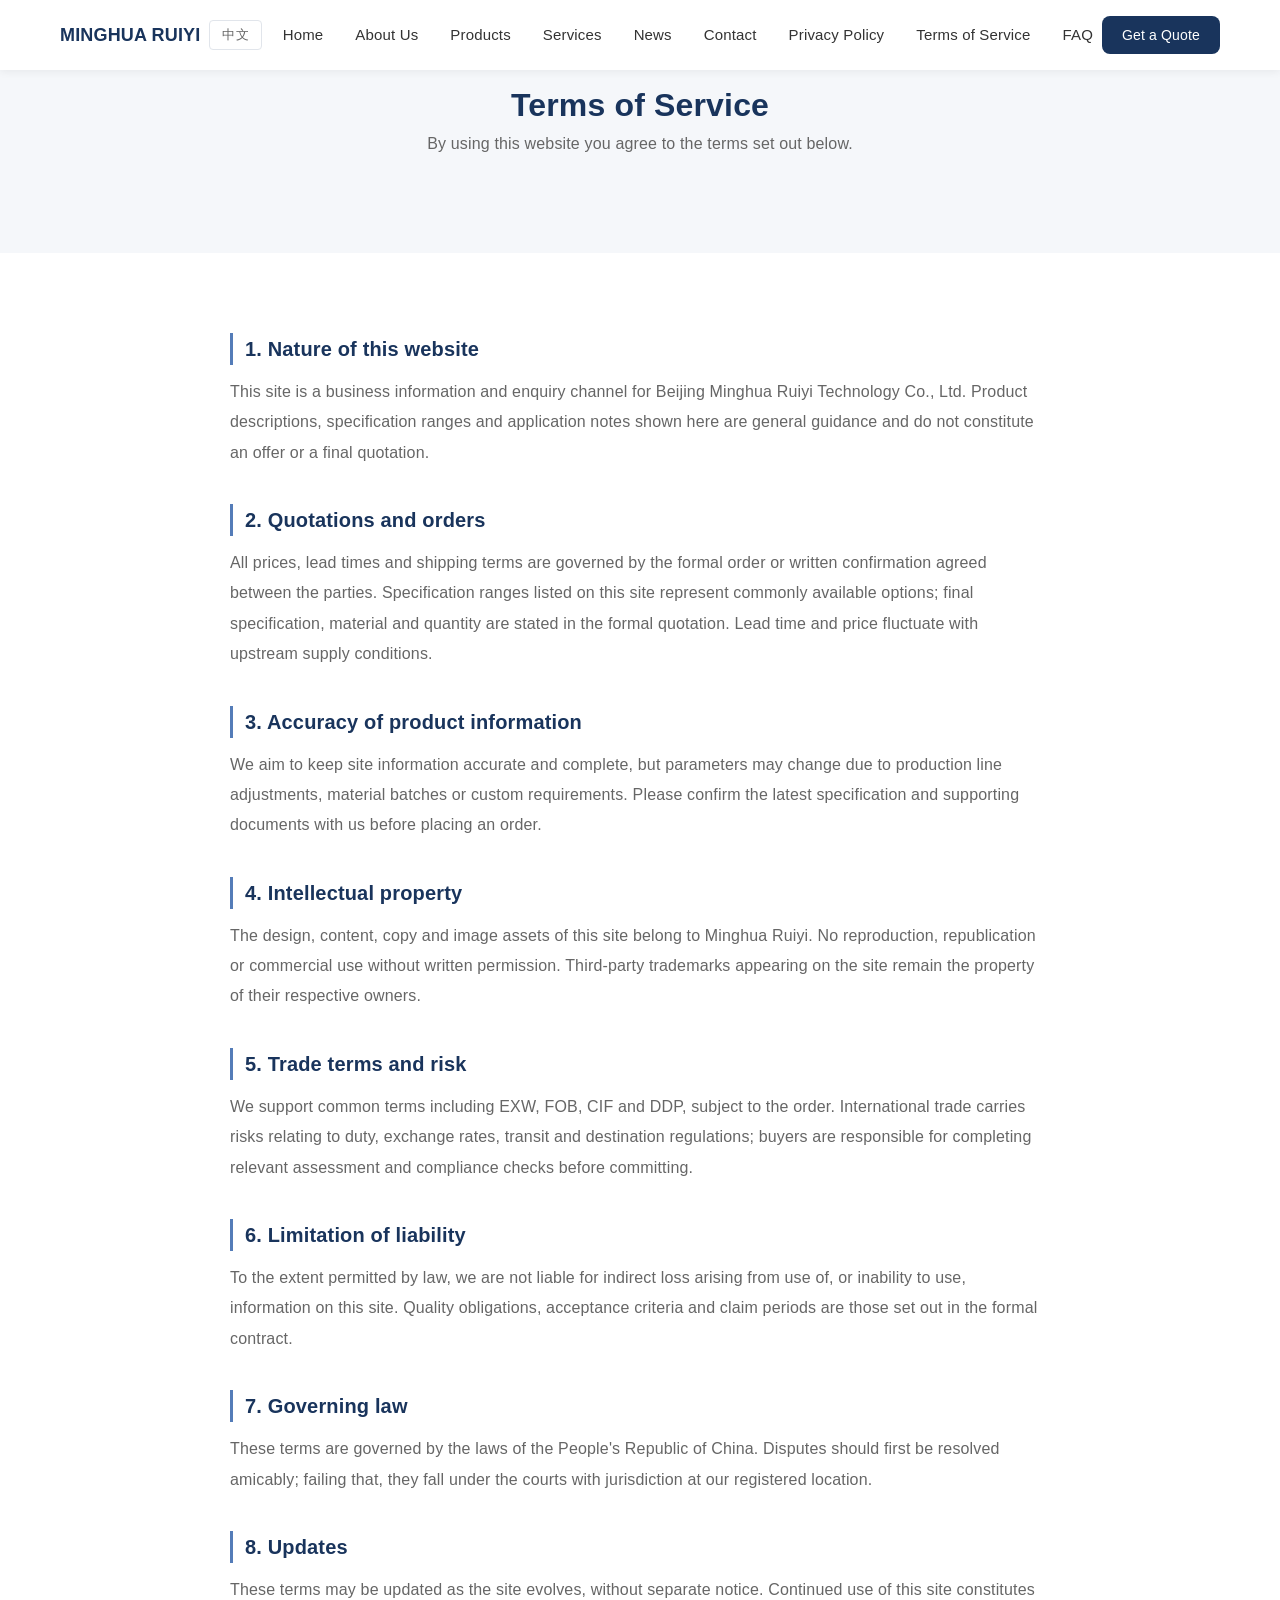
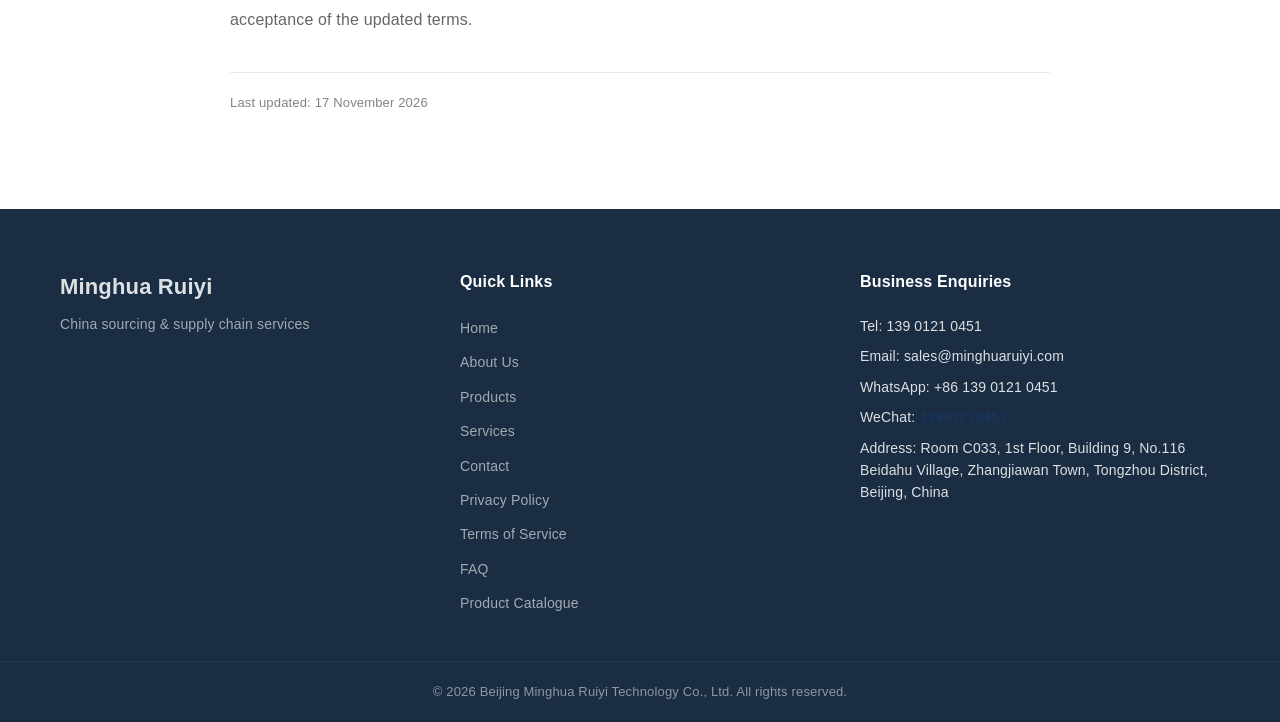
<file: terms.html>
<!DOCTYPE html>
<html lang="en">
<head>
<!-- 多域名跳转 -->
<script>
(function () {
  var host = location.hostname;
  var APEX = "minghuaruiyi.com", WWW = "www.minghuaruiyi.com", EN = "en.minghuaruiyi.com";
  var EN_REDIR = "";
  if (EN_REDIR) {
    if (host === EN) {
      location.replace(EN_REDIR + location.pathname + location.search + location.hash);
      return;
    }
  }
  if (host === APEX) {
    location.replace("https://" + WWW + location.pathname + location.search + location.hash);
    return;
  }
  if (host === WWW && location.pathname.indexOf("/en/") === 0) {
    location.replace("https://" + EN + location.pathname.replace(/^\/en/, "") + location.search + location.hash);
  }
})();
</script>


    <meta charset="UTF-8">
    <meta name="viewport" content="width=device-width, initial-scale=1.0">
    <title>Terms of Service | Minghua Ruiyi</title>
    <meta name="description" content="Terms of Minghua Ruiyi: nature of this website, quotations and orders, product information accuracy, IP, trade terms and liability.">
    <meta name="keywords" content="non woven fabric supplier China,geotextile,circuit breaker supplier,metal castings (cast iron, carbon steel, stainless steel, aluminium),HDPE plastic products,lifting machinery,hoist supplier China,China sourcing agent GCC,China trading company Beijing">
    <meta property="og:type" content="website">
    <meta property="og:title" content="Terms of Service | Minghua Ruiyi">
    <meta property="og:description" content="Terms of Minghua Ruiyi: nature of this website, quotations and orders, product information accuracy, IP, trade terms and liability.">
    <meta property="og:site_name" content="Minghua Ruiyi">
    <meta property="og:locale" content="en_US">
    <meta property="og:locale:alternate" content="zh_CN">
    <meta name="twitter:card" content="summary_large_image">
    <link rel="icon" href="/favicon.svg" type="image/svg+xml">
    <link rel="canonical" href="https://en.minghuaruiyi.com/terms.html">
    <link rel="stylesheet" href="/css/style.css">
    <meta property="og:image" content="https://minghuaruiyi.com/images/og-cover-en.png">
    <meta property="og:image:width" content="1200">
    <meta property="og:image:height" content="630">
    <meta property="og:image:alt" content="Minghua Ruiyi — China sourcing &amp; supply chain partner">
    <meta name="twitter:image" content="https://minghuaruiyi.com/images/og-cover-en.png">
    <meta name="twitter:image:alt" content="Minghua Ruiyi — China sourcing &amp; supply chain partner">
    <link rel="apple-touch-icon" href="/images/apple-touch-icon.png">
    <meta property="og:url" content="https://en.minghuaruiyi.com/terms.html">
    <meta property="og:type" content="website">
    <link rel="alternate" hreflang="zh-CN" href="https://www.minghuaruiyi.com/terms.html">
    <link rel="alternate" hreflang="en" href="https://en.minghuaruiyi.com/terms.html">
    <link rel="alternate" hreflang="x-default" href="https://en.minghuaruiyi.com/">
</head>
<body>
    <a class="skip-link" href="#main">Skip to main content</a>
<header class="header">
        <div class="container header-inner">
            <a href="https://www.minghuaruiyi.com/" class="logo">MINGHUA RUIYI</a>
            <a href="https://www.minghuaruiyi.com/" class="lang-switch" lang="zh-CN" hreflang="zh-CN">中文</a>
            <nav class="nav">
                <a href="https://www.minghuaruiyi.com/" class="">Home</a>
                <a href="/about.html">About Us</a>
                <a href="/product.html">Products</a>
                <a href="/service.html">Services</a>
                <a href="/news.html">News</a>
                <a href="/contact.html">Contact</a>
                <a href="/privacy.html">Privacy Policy</a>
                <a href="/terms.html">Terms of Service</a>
                <a href="/faq.html">FAQ</a>
            </nav>
            <a href="/contact.html" class="btn-header">Get a Quote</a>
            <button class="hamburger" aria-label="Menu">
                <span></span>
                <span></span>
                <span></span>
            </button>
        </div>
    </header>
    <section id="main" class="section page-header">
        <div class="container">
            <h1>Terms of Service</h1>
            <p class="section-desc">By using this website you agree to the terms set out below.</p>
        </div>
    </section>

    <section class="section">
        <div class="container legal">
            <h2>1. Nature of this website</h2>
            <p>This site is a business information and enquiry channel for Beijing Minghua Ruiyi Technology Co., Ltd. Product descriptions, specification ranges and application notes shown here are general guidance and do not constitute an offer or a final quotation.</p>

            <h2>2. Quotations and orders</h2>
            <p>All prices, lead times and shipping terms are governed by the formal order or written confirmation agreed between the parties. Specification ranges listed on this site represent commonly available options; final specification, material and quantity are stated in the formal quotation. Lead time and price fluctuate with upstream supply conditions.</p>

            <h2>3. Accuracy of product information</h2>
            <p>We aim to keep site information accurate and complete, but parameters may change due to production line adjustments, material batches or custom requirements. Please confirm the latest specification and supporting documents with us before placing an order.</p>

            <h2>4. Intellectual property</h2>
            <p>The design, content, copy and image assets of this site belong to Minghua Ruiyi. No reproduction, republication or commercial use without written permission. Third-party trademarks appearing on the site remain the property of their respective owners.</p>

            <h2>5. Trade terms and risk</h2>
            <p>We support common terms including EXW, FOB, CIF and DDP, subject to the order. International trade carries risks relating to duty, exchange rates, transit and destination regulations; buyers are responsible for completing relevant assessment and compliance checks before committing.</p>

            <h2>6. Limitation of liability</h2>
            <p>To the extent permitted by law, we are not liable for indirect loss arising from use of, or inability to use, information on this site. Quality obligations, acceptance criteria and claim periods are those set out in the formal contract.</p>

            <h2>7. Governing law</h2>
            <p>These terms are governed by the laws of the People&#39;s Republic of China. Disputes should first be resolved amicably; failing that, they fall under the courts with jurisdiction at our registered location.</p>

            <h2>8. Updates</h2>
            <p>These terms may be updated as the site evolves, without separate notice. Continued use of this site constitutes acceptance of the updated terms.</p>

            <p class="legal-note">Last updated: 17 November 2026</p>
        </div>
    </section>

<footer class="footer">
        <div class="container footer-inner">
            <div class="footer-left">
                <div class="footer-logo">Minghua Ruiyi</div>
                <p>China sourcing &amp; supply chain services</p>
            </div>
            <div class="footer-mid">
                <h4>Quick Links</h4>
                <a href="https://www.minghuaruiyi.com/">Home</a>
                <a href="/about.html">About Us</a>
                <a href="/product.html">Products</a>
                <a href="/service.html">Services</a>
                <a href="/contact.html">Contact</a>
                <a href="/privacy.html">Privacy Policy</a>
                <a href="/terms.html">Terms of Service</a>
                <a href="/faq.html">FAQ</a>
                <a href="/catalog.html">Product Catalogue</a>
            </div>
            <div class="footer-right">
                <h4>Business Enquiries</h4>
                <p>Tel: <a href="tel:+8613901210451">139 0121 0451</a></p>
                <p>Email: <a href="mailto:sales@minghuaruiyi.com">sales@minghuaruiyi.com</a></p>
                <p>WhatsApp: <a href="https://wa.me/8613901210451" target="_blank" rel="noopener">+86 139 0121 0451</a></p>
                <p>WeChat: <span class="wechat-id" data-wechat="13901210451">13901210451</span></p>
                <p>Address: Room C033, 1st Floor, Building 9, No.116 Beidahu Village, Zhangjiawan Town, Tongzhou District, Beijing, China</p>
            </div>
        </div>
        <div class="footer-bottom">
            <p>© 2026 Beijing Minghua Ruiyi Technology Co., Ltd. All rights reserved.</p>
        </div>
    </footer>
</body>
</html>
</file>
<file: css/style.css>
/* 基础变量 */
:root {
    --primary: #19345C;
    --secondary: #547CB8;
    --text: #333333;
    --text-light: #666666;
    --bg: #ffffff;
    --bg-light: #f5f7fa;
    --border: #e1e5eb;
    --radius: 8px;
    --shadow: 0 2px 12px rgba(25, 52, 92, 0.1);
    --transition: all 0.3s ease;
}

/* 重置 */
*, *::before, *::after {
    margin: 0;
    padding: 0;
    box-sizing: border-box;
}

body {
    font-family: -apple-system, BlinkMacSystemFont, "Segoe UI", Roboto, "Helvetica Neue", Arial, sans-serif;
    color: var(--text);
    background: var(--bg);
    line-height: 1.6;
}

a {
    text-decoration: none;
    color: inherit;
}

img {
    max-width: 100%;
    display: block;
}

/* 容器 */
.container {
    max-width: 1200px;
    margin: 0 auto;
    padding: 0 20px;
}

/* 按钮 */
.btn {
    display: inline-block;
    padding: 12px 28px;
    border-radius: var(--radius);
    font-size: 15px;
    font-weight: 500;
    cursor: pointer;
    border: 2px solid transparent;
    transition: var(--transition);
}

.btn-primary {
    background: var(--primary);
    color: #fff;
}

.btn-primary:hover {
    background: var(--secondary);
}

.btn-outline {
    border-color: var(--primary);
    color: var(--primary);
    background: transparent;
}

.btn-outline:hover {
    background: var(--primary);
    color: #fff;
}

.btn-white {
    background: #fff;
    color: var(--primary);
}

.btn-white:hover {
    background: var(--bg-light);
}

.btn-sm {
    padding: 8px 16px;
    font-size: 14px;
}

.btn-full {
    width: 100%;
}

/* ========== 头部导航 ========== */
.header {
    position: fixed;
    top: 0;
    left: 0;
    right: 0;
    background: #fff;
    box-shadow: 0 2px 8px rgba(0,0,0,0.06);
    z-index: 1000;
}

.header-inner {
    display: flex;
    align-items: center;
    justify-content: space-between;
    height: 70px;
}

.logo {
    font-size: 18px;
    font-weight: 700;
    color: var(--primary);
    white-space: nowrap;
}

.nav {
    display: flex;
    gap: 32px;
}

.nav a {
    font-size: 15px;
    color: var(--text);
    padding: 4px 0;
    position: relative;
}

.nav a::after {
    content: '';
    position: absolute;
    bottom: -2px;
    left: 0;
    width: 0;
    height: 2px;
    background: var(--primary);
    transition: var(--transition);
}

.nav a:hover::after,
.nav a.active::after {
    width: 100%;
}

.nav a.active {
    color: var(--primary);
}

.btn-header {
    padding: 8px 20px;
    background: var(--primary);
    color: #fff;
    border-radius: var(--radius);
    font-size: 14px;
}

.hamburger {
    display: none;
    flex-direction: column;
    gap: 5px;
    background: none;
    border: none;
    cursor: pointer;
    padding: 5px;
}

.hamburger span {
    width: 24px;
    height: 2px;
    background: var(--primary);
}

/* 移动端导航 */
.mobile-nav {
    display: none;
    position: fixed;
    top: 70px;
    left: 0;
    right: 0;
    background: #fff;
    box-shadow: 0 4px 12px rgba(0,0,0,0.1);
    z-index: 999;
    padding: 20px;
}

.mobile-nav.show {
    display: block;
}

.mobile-nav a {
    display: block;
    padding: 12px 0;
    border-bottom: 1px solid var(--border);
    color: var(--text);
}

.mobile-nav .btn-mobile {
    margin-top: 16px;
    background: var(--primary);
    color: #fff;
    text-align: center;
    border-radius: var(--radius);
    border: none;
}

/* ========== 页面头部 ========== */
.page-header {
    background: var(--bg-light);
    padding: 120px 0 40px;
    text-align: center;
}

.page-header h1 {
    font-size: 32px;
    color: var(--primary);
}

/* ========== Banner ========== */
.banner {
    position: relative;
    height: 100vh;
    min-height: 600px;
    background: linear-gradient(135deg, rgba(26, 58, 92, .78) 0%, rgba(45, 90, 135, .58) 100%), url('../images/banner-bg.jpg') center/cover no-repeat;
    display: flex;
    align-items: center;
    justify-content: center;
    text-align: center;
    color: #fff;
    margin-top: 70px;
}

.banner::before {
    content: '';
    position: absolute;
    inset: 0;
    background: url('data:image/svg+xml,<svg xmlns="http://www.w3.org/2000/svg" viewBox="0 0 100 100"><rect fill="%23ffffff" fill-opacity="0.03" width="50" height="50"/><rect fill="%23ffffff" fill-opacity="0.03" x="50" y="50" width="50" height="50"/></svg>');
    background-size: 50px 50px;
}

.banner-overlay {
    position: absolute;
    inset: 0;
    background: rgba(25, 52, 92, 0.22);
}

.banner-content {
    position: relative;
    z-index: 1;
    padding: 20px;
}

.banner h1 {
    font-size: 56px;
    font-weight: 700;
    margin-bottom: 16px;
    letter-spacing: 4px;
}

.banner .subtitle {
    font-size: 24px;
    margin-bottom: 24px;
    opacity: 0.95;
}

.banner .desc {
    font-size: 16px;
    max-width: 600px;
    margin: 0 auto 40px;
    opacity: 0.85;
    line-height: 1.8;
}

.banner-btns {
    display: flex;
    gap: 20px;
    justify-content: center;
}

/* ========== 通用区块 ========== */
.section {
    padding: 80px 0;
}

.section-title {
    text-align: center;
    font-size: 32px;
    color: var(--primary);
    margin-bottom: 48px;
}

.section-desc {
    text-align: center;
    font-size: 16px;
    color: var(--text-light);
    max-width: 700px;
    margin: 0 auto 16px;
}

.section-note {
    text-align: center;
    color: #999;
    font-size: 14px;
}

.section-footer {
    text-align: center;
    margin-top: 48px;
}

/* ========== 卡片网格 ========== */
.card-grid {
    display: grid;
    gap: 24px;
}

.card-grid-2 {
    grid-template-columns: repeat(2, 1fr);
}

.card-grid-3 {
    grid-template-columns: repeat(3, 1fr);
}

.card {
    background: #fff;
    border-radius: var(--radius);
    padding: 32px;
    box-shadow: var(--shadow);
    transition: var(--transition);
}

.card:hover {
    transform: translateY(-4px);
    box-shadow: 0 8px 24px rgba(25, 52, 92, 0.15);
}

.card-icon {
    font-size: 40px;
    margin-bottom: 16px;
}

.card h3 {
    font-size: 20px;
    color: var(--primary);
    margin-bottom: 12px;
}

.card p {
    color: var(--text-light);
    font-size: 15px;
}

/* ========== 产品卡片 ========== */
.products {
    background: var(--bg-light);
}

.product-card {
    background: #fff;
    border-radius: var(--radius);
    overflow: hidden;
    box-shadow: var(--shadow);
    transition: var(--transition);
}

.product-card:hover {
    transform: translateY(-4px);
}

.product-img {
    height: 180px;
    overflow: hidden;
    background: linear-gradient(135deg, #e8ecf1 0%, #d1d9e6 100%);
    display: flex;
    align-items: center;
    justify-content: center;
    color: #999;
    font-size: 14px;
}

.product-info {
    padding: 20px;
}

.product-info h3 {
    font-size: 18px;
    color: var(--primary);
    margin-bottom: 8px;
}

.product-info p {
    color: var(--text-light);
    font-size: 14px;
}

/* ========== 流程 ========== */
.process {
    background: var(--bg-light);
}

.process-steps {
    display: flex;
    align-items: flex-start;
    justify-content: center;
    flex-wrap: wrap;
    gap: 8px;
}

.step {
    display: flex;
    flex-direction: column;
    align-items: center;
    text-align: center;
    min-width: 120px;
}

.step-num {
    width: 48px;
    height: 48px;
    background: var(--primary);
    color: #fff;
    border-radius: 50%;
    display: flex;
    align-items: center;
    justify-content: center;
    font-size: 20px;
    font-weight: 700;
    margin-bottom: 12px;
}

.step-content h4 {
    font-size: 16px;
    color: var(--primary);
    margin-bottom: 4px;
}

.step-content p {
    font-size: 13px;
    color: var(--text-light);
    max-width: 140px;
}

.step-arrow {
    font-size: 24px;
    color: var(--secondary);
    padding-top: 12px;
}

/* ========== 客户区块 ========== */
.clients {
    text-align: center;
}

.clients .section-desc {
    margin-bottom: 24px;
}

/* ========== CTA ========== */
.cta {
    background: var(--primary);
    padding: 80px 0;
    text-align: center;
    color: #fff;
}

.cta h2 {
    font-size: 28px;
    margin-bottom: 16px;
}

.cta p {
    font-size: 16px;
    opacity: 0.9;
    margin-bottom: 32px;
}

/* ========== 页脚 ========== */
.footer {
    background: #1a2d42;
    color: rgba(255,255,255,0.85);
    padding: 60px 0 0;
}

.footer-inner {
    display: grid;
    grid-template-columns: 1fr 1fr 1fr;
    gap: 40px;
    padding-bottom: 40px;
}

.footer-logo {
    font-size: 22px;
    font-weight: 700;
    margin-bottom: 8px;
}

.footer-left p {
    font-size: 14px;
    opacity: 0.7;
}

.footer-mid h4,
.footer-right h4 {
    font-size: 16px;
    margin-bottom: 16px;
    color: #fff;
}

.footer-mid a {
    display: block;
    font-size: 14px;
    padding: 6px 0;
    opacity: 0.7;
    transition: var(--transition);
}

.footer-mid a:hover {
    opacity: 1;
    color: var(--secondary);
}

.footer-right p {
    font-size: 14px;
    padding: 4px 0;
}

.footer-bottom {
    border-top: 1px solid rgba(255,255,255,0.1);
    padding: 20px 0;
    text-align: center;
    font-size: 13px;
    opacity: 0.6;
}

.placeholder {
    color: rgba(255,255,255,0.4);
}

/* ========== 关于页面 ========== */
.about-intro {
    background: #fff;
}

.about-grid {
    display: grid;
    grid-template-columns: 1fr 1fr;
    gap: 60px;
    align-items: center;
}

.about-text h2 {
    font-size: 28px;
    color: var(--primary);
    margin-bottom: 24px;
}

.about-text p {
    color: var(--text-light);
    margin-bottom: 16px;
    line-height: 1.8;
}

.about-img {
    height: 320px;
    overflow: hidden;
    background: linear-gradient(135deg, #e8ecf1 0%, #d1d9e6 100%);
    border-radius: var(--radius);
    display: flex;
    align-items: center;
    justify-content: center;
    color: #999;
}

/* 价值观卡片 */
.value-card h3 {
    font-size: 18px;
    margin-bottom: 12px;
}

/* 时间轴 */
.timeline-section {
    background: var(--bg-light);
}

.timeline {
    max-width: 600px;
    margin: 0 auto;
}

.timeline-item {
    display: flex;
    gap: 20px;
    padding: 16px 0;
    border-left: 2px solid var(--secondary);
    padding-left: 24px;
    position: relative;
}

.timeline-item::before {
    content: '';
    position: absolute;
    left: -6px;
    top: 24px;
    width: 10px;
    height: 10px;
    background: var(--primary);
    border-radius: 50%;
}

.timeline-year {
    font-weight: 700;
    color: var(--primary);
    min-width: 60px;
}

.timeline-text {
    color: var(--text-light);
}

/* 能力列表 */
.capability-list {
    max-width: 700px;
    margin: 0 auto;
}

.capability-item {
    padding: 20px;
    background: #fff;
    border-radius: var(--radius);
    margin-bottom: 16px;
    box-shadow: var(--shadow);
}

.capability-item h4 {
    color: var(--primary);
    margin-bottom: 8px;
}

.capability-item p {
    color: var(--text-light);
}

/* 企业信息 */
.company-info {
    background: var(--bg-light);
}

.info-table {
    max-width: 500px;
    margin: 0 auto;
    background: #fff;
    padding: 32px;
    border-radius: var(--radius);
    box-shadow: var(--shadow);
}

.info-table p {
    padding: 12px 0;
    border-bottom: 1px solid var(--border);
}

.info-table p:last-child {
    border-bottom: none;
}

/* ========== 产品中心 ========== */
.product-section {
    background: #fff;
}

.filter-tabs {
    display: flex;
    gap: 12px;
    justify-content: center;
    margin-bottom: 40px;
    flex-wrap: wrap;
}

.filter-btn {
    padding: 10px 24px;
    border: 1px solid var(--border);
    background: #fff;
    border-radius: var(--radius);
    cursor: pointer;
    font-size: 14px;
    transition: var(--transition);
}

.filter-btn:hover,
.filter-btn.active {
    background: var(--primary);
    color: #fff;
    border-color: var(--primary);
}

.product-grid {
    display: grid;
    grid-template-columns: repeat(3, 1fr);
    gap: 24px;
}

.product-card {
    background: #fff;
    border-radius: var(--radius);
    overflow: hidden;
    box-shadow: var(--shadow);
    transition: var(--transition);
}

.product-card:hover {
    transform: translateY(-4px);
}

.product-card.hidden {
    display: none;
}

.product-image {
    height: 200px;
    overflow: hidden;
    background: linear-gradient(135deg, #e8ecf1 0%, #d1d9e6 100%);
    display: flex;
    align-items: center;
    justify-content: center;
    color: #999;
    font-size: 14px;
}

.product-detail {
    padding: 20px;
}

.product-detail h3 {
    font-size: 18px;
    color: var(--primary);
    margin-bottom: 8px;
}

.product-spec {
    font-size: 14px;
    color: var(--secondary);
    margin-bottom: 8px;
}

.product-desc {
    font-size: 14px;
    color: var(--text-light);
    margin-bottom: 16px;
}

.inquiry-tip {
    color: var(--text-light);
    margin-bottom: 16px;
}

/* ========== 服务页面 ========== */
.service-section {
    background: #fff;
}

.service-block {
    display: grid;
    grid-template-columns: 1fr 1fr;
    gap: 60px;
    align-items: center;
    margin-bottom: 60px;
}

.service-block.reverse {
    direction: rtl;
}

.service-block.reverse > * {
    direction: ltr;
}

.service-text h2 {
    font-size: 28px;
    color: var(--primary);
    margin-bottom: 16px;
}

.service-lead {
    font-size: 16px;
    color: var(--text-light);
    margin-bottom: 20px;
}

.service-list {
    list-style: none;
}

.service-list li {
    padding: 10px 0;
    padding-left: 24px;
    position: relative;
    color: var(--text-light);
}

.service-list li::before {
    content: '✓';
    position: absolute;
    left: 0;
    color: var(--secondary);
    font-weight: bold;
}

.service-img {
    height: 280px;
    overflow: hidden;
    background: linear-gradient(135deg, #e8ecf1 0%, #d1d9e6 100%);
    border-radius: var(--radius);
    display: flex;
    align-items: center;
    justify-content: center;
    color: #999;
}

.cooperation-modes {
    background: var(--bg-light);
}

.mode-card {
    text-align: center;
}

.mode-num {
    width: 48px;
    height: 48px;
    background: var(--secondary);
    color: #fff;
    border-radius: 50%;
    display: flex;
    align-items: center;
    justify-content: center;
    font-size: 20px;
    font-weight: 700;
    margin: 0 auto 16px;
}

.mode-card h3 {
    font-size: 18px;
    margin-bottom: 8px;
}

.notice {
    background: #fff;
}

.notice-box {
    max-width: 800px;
    margin: 0 auto;
    padding: 24px 32px;
    background: var(--bg-light);
    border-left: 4px solid var(--secondary);
    border-radius: var(--radius);
}

.notice-box h4 {
    color: var(--primary);
    margin-bottom: 8px;
}

.notice-box p {
    color: var(--text-light);
    font-size: 14px;
}

/* ========== 新闻页面 ========== */
.news-section {
    background: #fff;
}

.news-list {
    max-width: 900px;
    margin: 0 auto;
}

.news-item {
    display: grid;
    grid-template-columns: 200px 1fr;
    gap: 24px;
    padding: 24px;
    background: var(--bg-light);
    border-radius: var(--radius);
    margin-bottom: 20px;
}

.news-img {
    height: 140px;
    overflow: hidden;
    background: linear-gradient(135deg, #e8ecf1 0%, #d1d9e6 100%);
    border-radius: var(--radius);
    display: flex;
    align-items: center;
    justify-content: center;
    color: #999;
    font-size: 14px;
}

.news-content h3 {
    font-size: 18px;
    color: var(--primary);
    margin-bottom: 8px;
}

.news-date {
    font-size: 13px;
    color: #999;
    display: block;
    margin-bottom: 8px;
}

.news-content p {
    color: var(--text-light);
    font-size: 14px;
    margin-bottom: 12px;
}

.news-empty {
    text-align: center;
    padding: 60px;
    color: var(--text-light);
}

/* ========== 联系我们 ========== */
.contact-section {
    background: #fff;
}

.contact-grid {
    display: grid;
    grid-template-columns: 1fr 1fr;
    gap: 60px;
}

.contact-info h2,
.contact-form-wrap h2 {
    font-size: 24px;
    color: var(--primary);
    margin-bottom: 24px;
}

.info-item {
    margin-bottom: 20px;
}

.info-item label {
    display: block;
    font-size: 13px;
    color: #999;
    margin-bottom: 4px;
}

.info-item p {
    font-size: 15px;
}

.map-placeholder {
    height: 200px;
    background: var(--bg-light);
    border-radius: var(--radius);
    display: flex;
    flex-direction: column;
    align-items: center;
    justify-content: center;
    color: #999;
    margin-top: 24px;
}

.contact-form .form-group {
    margin-bottom: 20px;
}

.contact-form label {
    display: block;
    font-size: 14px;
    margin-bottom: 8px;
    color: var(--text);
}

.contact-form .required {
    color: #e74c3c;
}

.contact-form input,
.contact-form textarea {
    width: 100%;
    resize: vertical;
    padding: 12px 16px;
    border: 1px solid var(--border);
    border-radius: var(--radius);
    font-size: 14px;
    transition: var(--transition);
}

.contact-form input:focus,
.contact-form textarea:focus {
    outline: none;
    border-color: var(--secondary);
    box-shadow: 0 0 0 3px rgba(84, 124, 184, 0.1);
}

.contact-form textarea {
    resize: vertical;
}

/* ========== 弹窗 ========== */
.modal {
    display: none;
    position: fixed;
    inset: 0;
    background: rgba(0,0,0,0.5);
    z-index: 2000;
    align-items: center;
    justify-content: center;
    padding: 20px;
}

.modal.show {
    display: flex;
}

.modal-content {
    background: #fff;
    border-radius: var(--radius);
    padding: 40px;
    max-width: 600px;
    width: 100%;
    max-height: 80vh;
    overflow-y: auto;
    position: relative;
}

.modal-sm {
    max-width: 400px;
    text-align: center;
}

.modal-close {
    position: absolute;
    top: 16px;
    right: 16px;
    background: none;
    border: none;
    font-size: 28px;
    cursor: pointer;
    color: #999;
}

.modal-close:hover {
    color: var(--text);
}

.success-icon {
    width: 60px;
    height: 60px;
    background: #27ae60;
    color: #fff;
    font-size: 32px;
    border-radius: 50%;
    display: flex;
    align-items: center;
    justify-content: center;
    margin: 0 auto 20px;
}

.modal-sm h3 {
    font-size: 20px;
    color: var(--primary);
    margin-bottom: 8px;
}

.modal-sm p {
    color: var(--text-light);
    margin-bottom: 24px;
}

.news-detail-body {
    margin-top: 20px;
    color: var(--text-light);
    line-height: 1.8;
}

/* ========== 响应式 ========== */
@media (max-width: 992px) {
    .nav {
        display: none;
    }

    .btn-header {
        display: none;
    }

    .hamburger {
        display: flex;
    }

    .banner h1 {
        font-size: 40px;
    }

    .banner .subtitle {
        font-size: 20px;
    }

    .card-grid-3 {
        grid-template-columns: repeat(2, 1fr);
    }

    .footer-inner {
        grid-template-columns: 1fr 1fr;
    }

    .about-grid,
    .service-block {
        grid-template-columns: 1fr;
    }

    .service-block.reverse {
        direction: ltr;
    }

    .product-grid {
        grid-template-columns: repeat(2, 1fr);
    }

    .contact-grid {
        grid-template-columns: 1fr;
    }

    .process-steps {
        gap: 16px;
    }

    .step-arrow {
        display: none;
    }

    .step {
        min-width: 100px;
    }
}

@media (max-width: 768px) {
    .banner {
        min-height: 500px;
    }

    .banner h1 {
        font-size: 32px;
        letter-spacing: 2px;
    }

    .banner .subtitle {
        font-size: 18px;
    }

    .banner .desc {
        font-size: 14px;
    }

    .banner-btns {
        flex-direction: column;
        gap: 12px;
    }

    .section {
        padding: 60px 0;
    }

    .section-title {
        font-size: 26px;
        margin-bottom: 32px;
    }

    .card-grid-2,
    .card-grid-3 {
        grid-template-columns: 1fr;
    }

    .footer-inner {
        grid-template-columns: 1fr;
        gap: 30px;
    }

    .page-header {
        padding: 100px 0 30px;
    }

    .page-header h1 {
        font-size: 24px;
    }

    .news-item {
        grid-template-columns: 1fr;
    }

    .news-img {
        height: 180px;
    }

    .product-grid {
        grid-template-columns: 1fr;
    }

    .filter-tabs {
        gap: 8px;
    }

    .filter-btn {
        padding: 8px 16px;
        font-size: 13px;
    }
}

/* ===== 语言切换 ===== */
.lang-switch {
    display: inline-block;
    padding: 4px 12px;
    margin-right: 12px;
    border: 1px solid var(--border);
    border-radius: 4px;
    font-size: 13px;
    font-weight: 500;
    color: var(--text-light);
    transition: var(--transition);
}

.lang-switch:hover {
    border-color: var(--primary);
    color: var(--primary);
    background: var(--bg-light);
}

/* ===== WhatsApp 悬浮按钮 ===== */
.wa-float {
    position: fixed;
    right: 22px;
    bottom: 22px;
    z-index: 999;
    width: 54px;
    height: 54px;
    border-radius: 50%;
    background: #25D366;
    display: flex;
    align-items: center;
    justify-content: center;
    box-shadow: 0 4px 16px rgba(37, 211, 102, 0.45);
    transition: transform 0.25s ease, box-shadow 0.25s ease;
}

.wa-float:hover {
    transform: scale(1.08);
    box-shadow: 0 6px 22px rgba(37, 211, 102, 0.6);
}

/* ===== 英文站点微调 ===== */
html[lang="en"] body {
    letter-spacing: 0.01em;
}

html[lang="en"] .banner-content h1 {
    font-size: 46px;
    letter-spacing: 0.04em;
}

@media (max-width: 900px) {
    .lang-switch { margin-right: 8px; }
    .wa-float { right: 16px; bottom: 16px; width: 48px; height: 48px; }
}

/* 表单提示 */
.form-tip {
    margin-top: 14px;
    font-size: 13px;
    line-height: 1.7;
    color: #888;
}
.form-tip a {
    color: var(--primary, #1a5fb4);
    text-decoration: underline;
}

/* ========== 图片位（占位图 → 实物图） ========== */
.product-img img,
.product-image img,
.about-img img,
.service-img img,
.news-img img {
    width: 100%;
    height: 100%;
    object-fit: cover;
    display: block;
}

.product-img,
.product-image,
.about-img,
.service-img,
.news-img {
    color: transparent;
    font-size: 0;
}

/* Banner 内的描边按钮在深色背景上改为白边白字 */
.banner .btn-outline {
    border-color: rgba(255, 255, 255, .85);
    color: #fff;
}

.banner .btn-outline:hover {
    background: #fff;
    color: var(--primary);
}

/* ========== 无障碍 ========== */
.skip-link {
    position: absolute;
    left: -9999px;
    top: 0;
    z-index: 9999;
    background: var(--primary);
    color: #fff;
    padding: 12px 20px;
    border-radius: 0 0 var(--radius) 0;
    text-decoration: none;
}

.skip-link:focus {
    left: 0;
}

/* 键盘焦点可见 */
a:focus-visible,
button:focus-visible,
input:focus-visible,
textarea:focus-visible,
select:focus-visible {
    outline: 3px solid #f59e0b;
    outline-offset: 2px;
}

/* 减少动效偏好 */
@media (prefers-reduced-motion: reduce) {
    *,
    *::before,
    *::after {
        animation-duration: 0.001ms !important;
        animation-iteration-count: 1 !important;
        transition-duration: 0.001ms !important;
        scroll-behavior: auto !important;
    }
}

/* ========== 法律页 / FAQ ========== */
.legal {
    max-width: 860px;
}

.legal h2 {
    font-size: 20px;
    color: var(--primary);
    margin: 36px 0 12px;
    padding-left: 12px;
    border-left: 3px solid var(--secondary);
}

.legal h2:first-child {
    margin-top: 0;
}

.legal p {
    color: var(--text-light);
    line-height: 1.9;
    margin-bottom: 14px;
}

.legal ul,
.legal ol {
    color: var(--text-light);
    line-height: 1.9;
    padding-left: 22px;
    margin-bottom: 14px;
}

.legal a {
    color: var(--secondary);
}

.legal-note {
    margin-top: 36px;
    padding-top: 18px;
    border-top: 1px solid var(--border);
    font-size: 13px;
    color: var(--text-light);
    opacity: .8;
}

.faq-list {
    max-width: 820px;
    margin: 0 auto;
}

.faq-item {
    background: #fff;
    border: 1px solid var(--border);
    border-radius: var(--radius);
    margin-bottom: 12px;
    overflow: hidden;
    transition: var(--transition);
}

.faq-item[open] {
    border-color: var(--secondary);
    box-shadow: 0 4px 16px rgba(19, 45, 79, .08);
}

.faq-item summary {
    list-style: none;
    cursor: pointer;
    padding: 18px 48px 18px 20px;
    font-size: 16px;
    font-weight: 600;
    color: var(--text);
    position: relative;
    transition: var(--transition);
}

.faq-item summary::-webkit-details-marker {
    display: none;
}

.faq-item summary::after {
    content: "";
    position: absolute;
    right: 22px;
    top: 50%;
    width: 9px;
    height: 9px;
    margin-top: -6px;
    border-right: 2px solid var(--secondary);
    border-bottom: 2px solid var(--secondary);
    transform: rotate(45deg);
    transition: var(--transition);
}

.faq-item[open] summary::after {
    transform: rotate(-135deg);
    margin-top: -2px;
}

.faq-item summary:hover {
    color: var(--secondary);
}

.faq-answer {
    padding: 0 20px 20px;
}

.faq-answer p {
    color: var(--text-light);
    line-height: 1.9;
    font-size: 15px;
}

/* 移动端 */
@media (max-width: 768px) {
    .legal h2 {
        font-size: 18px;
        margin: 28px 0 10px;
    }

    .faq-item summary {
        padding: 16px 42px 16px 16px;
        font-size: 15px;
    }

    .faq-answer {
        padding: 0 16px 16px;
    }

    .faq-answer p {
        font-size: 14px;
    }
}

/* ========== 表单新增控件 ========== */
.contact-form select {
    width: 100%;
    padding: 12px 16px;
    border: 1px solid var(--border);
    border-radius: var(--radius);
    font-size: 14px;
    font-family: inherit;
    background-color: #fff;
    color: var(--text);
    cursor: pointer;
    appearance: none;
    -webkit-appearance: none;
    background-image: url("data:image/svg+xml,%3Csvg xmlns='http://www.w3.org/2000/svg' width='12' height='8' viewBox='0 0 12 8'%3E%3Cpath fill='%23547cb8' d='M1 1l5 5 5-5'/%3E%3C/svg%3E");
    background-repeat: no-repeat;
    background-position: right 16px center;
    padding-right: 40px;
    transition: var(--transition);
}

.contact-form select:focus {
    outline: none;
    border-color: var(--secondary);
    box-shadow: 0 0 0 3px rgba(84, 124, 184, 0.1);
}

.form-hint {
    font-size: 12px;
    color: var(--text-light);
    opacity: .85;
    margin-top: 6px;
    line-height: 1.6;
}

.contact-form textarea[data-prefilled="1"] {
    border-left: 3px solid var(--secondary);
}

/* 锚点定位时避开固定导航 */
:target,
[id^="main"] {
    scroll-margin-top: 90px;
}

.contact-form-wrap,
.contact-info {
    scroll-margin-top: 90px;
}

/* 蜜罐字段：真人看不见，填了就是机器人 */
.hp-field {
  position: absolute !important;
  left: -9999px !important;
  width: 1px; height: 1px;
  opacity: 0;
  pointer-events: none;
}


/* 实拍图集（tools/import_photos.py 生成） */
.product-gallery { margin-bottom: 14px; }
.product-gallery.single img {
  width: 100%; height: auto; display: block;
  border-radius: 10px; background: #f8fafc;
}
.product-gallery .gallery-track {
  position: relative; display: grid; grid-auto-flow: column;
  gap: 8px; overflow-x: auto; scroll-snap-type: x mandatory;
  padding-bottom: 6px; scrollbar-width: thin;
}
.product-gallery .gallery-track img {
  width: 100%; height: 200px; object-fit: cover;
  border-radius: 10px; scroll-snap-align: start; background: #f8fafc;
}
.product-gallery .gallery-dots { display: flex; gap: 5px; justify-content: center; margin-top: 8px; }
.product-gallery .gallery-dots .dot {
  width: 6px; height: 6px; border-radius: 50%; background: #cbd5e1;
}
.product-gallery .gallery-dots .dot.active { background: #1a3a5c; }

/* 实拍图（真实工厂照片） */
.real-photo img,
.product-img.real-photo img {
  width: 100%; height: 100%; object-fit: cover; background: #f1f5f9;
}
.product-image.real-photo { padding: 0; overflow: hidden; }
.product-image.real-photo img { height: 220px; }
.photo-cap { font-size: 12.5px; color: #64748b; margin-top: -6px; }

/* 示意图（矢量插画，完整显示不裁切） */
.product-image.illustration { background: #f8fafc; }
.product-image.illustration img { object-fit: contain; padding: 6px; }

/* 产品卡内的技术示意图缩略 */
.spec-illus { display: flex; align-items: center; gap: 10px; margin: 10px 0 4px; }
.spec-illus img {
  width: 92px; height: 66px; object-fit: contain; background: #fff;
  border: 1px solid #e2e8f0; border-radius: 8px; padding: 3px;
}
.spec-illus span { font-size: 12.5px; color: #64748b; }

/* ---- 微信 / WeChat ---- */
.wechat-id {
    font-weight: 600;
    color: var(--primary, #1a7f4b);
    cursor: pointer;
    border-bottom: 1px dashed currentColor;
    padding-bottom: 1px;
}

.wechat-copy {
    margin-left: 8px;
    padding: 3px 10px;
    font-size: 12px;
    color: #fff;
    background: var(--primary, #1a7f4b);
    border: none;
    border-radius: 4px;
    cursor: pointer;
}

.wechat-copy:hover {
    opacity: .88;
}

.wechat-copy.copied {
    background: #16a34a;
}

/* 悬浮微信按钮（中文站） */
.wechat-float {
    position: fixed;
    right: 20px;
    bottom: 92px;
    width: 48px;
    height: 48px;
    border-radius: 50%;
    border: none;
    background: #07c160;
    color: #fff;
    font-size: 13px;
    font-weight: 700;
    cursor: pointer;
    box-shadow: 0 4px 12px rgba(0, 0, 0, .18);
    z-index: 999;
}

.wechat-float:hover {
    background: #06ad56;
}

@media (max-width: 768px) {
    .wechat-float { right: 16px; bottom: 76px; width: 44px; height: 44px; font-size: 12px; }
}
</file>
